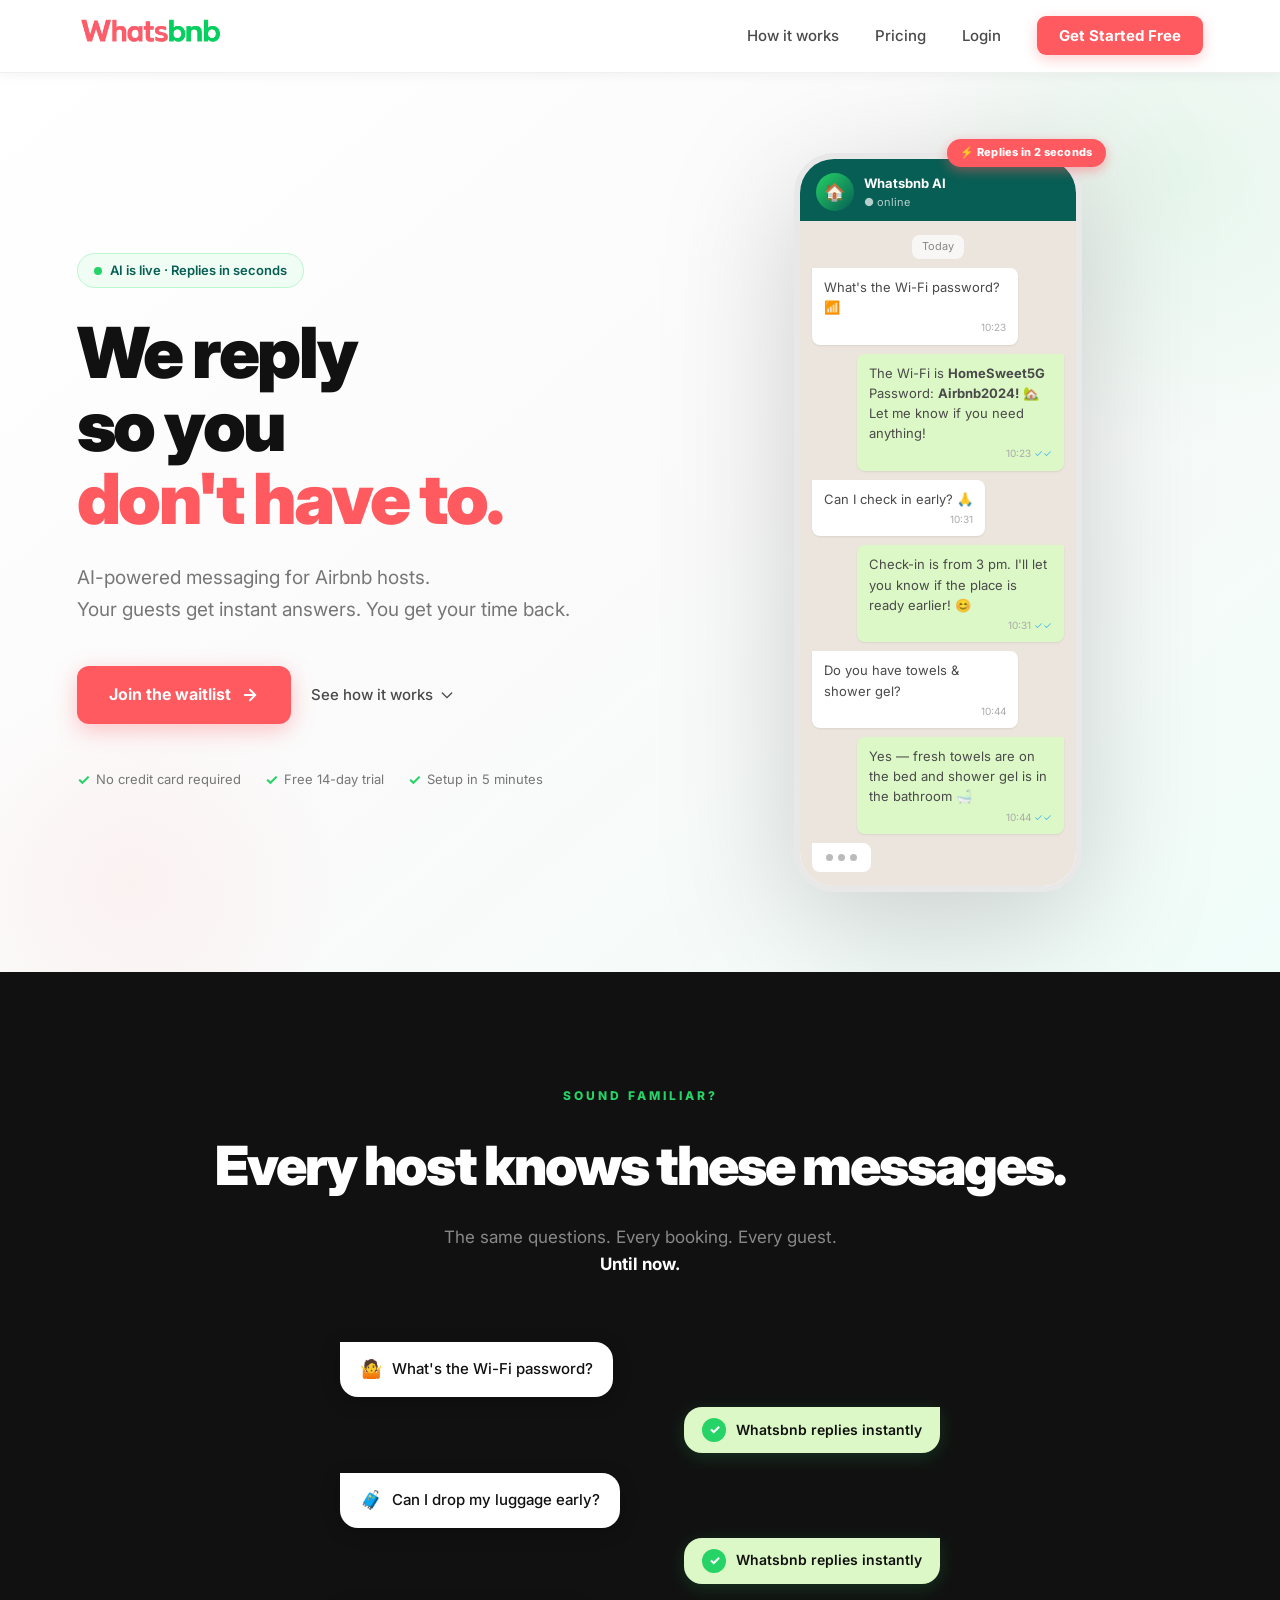
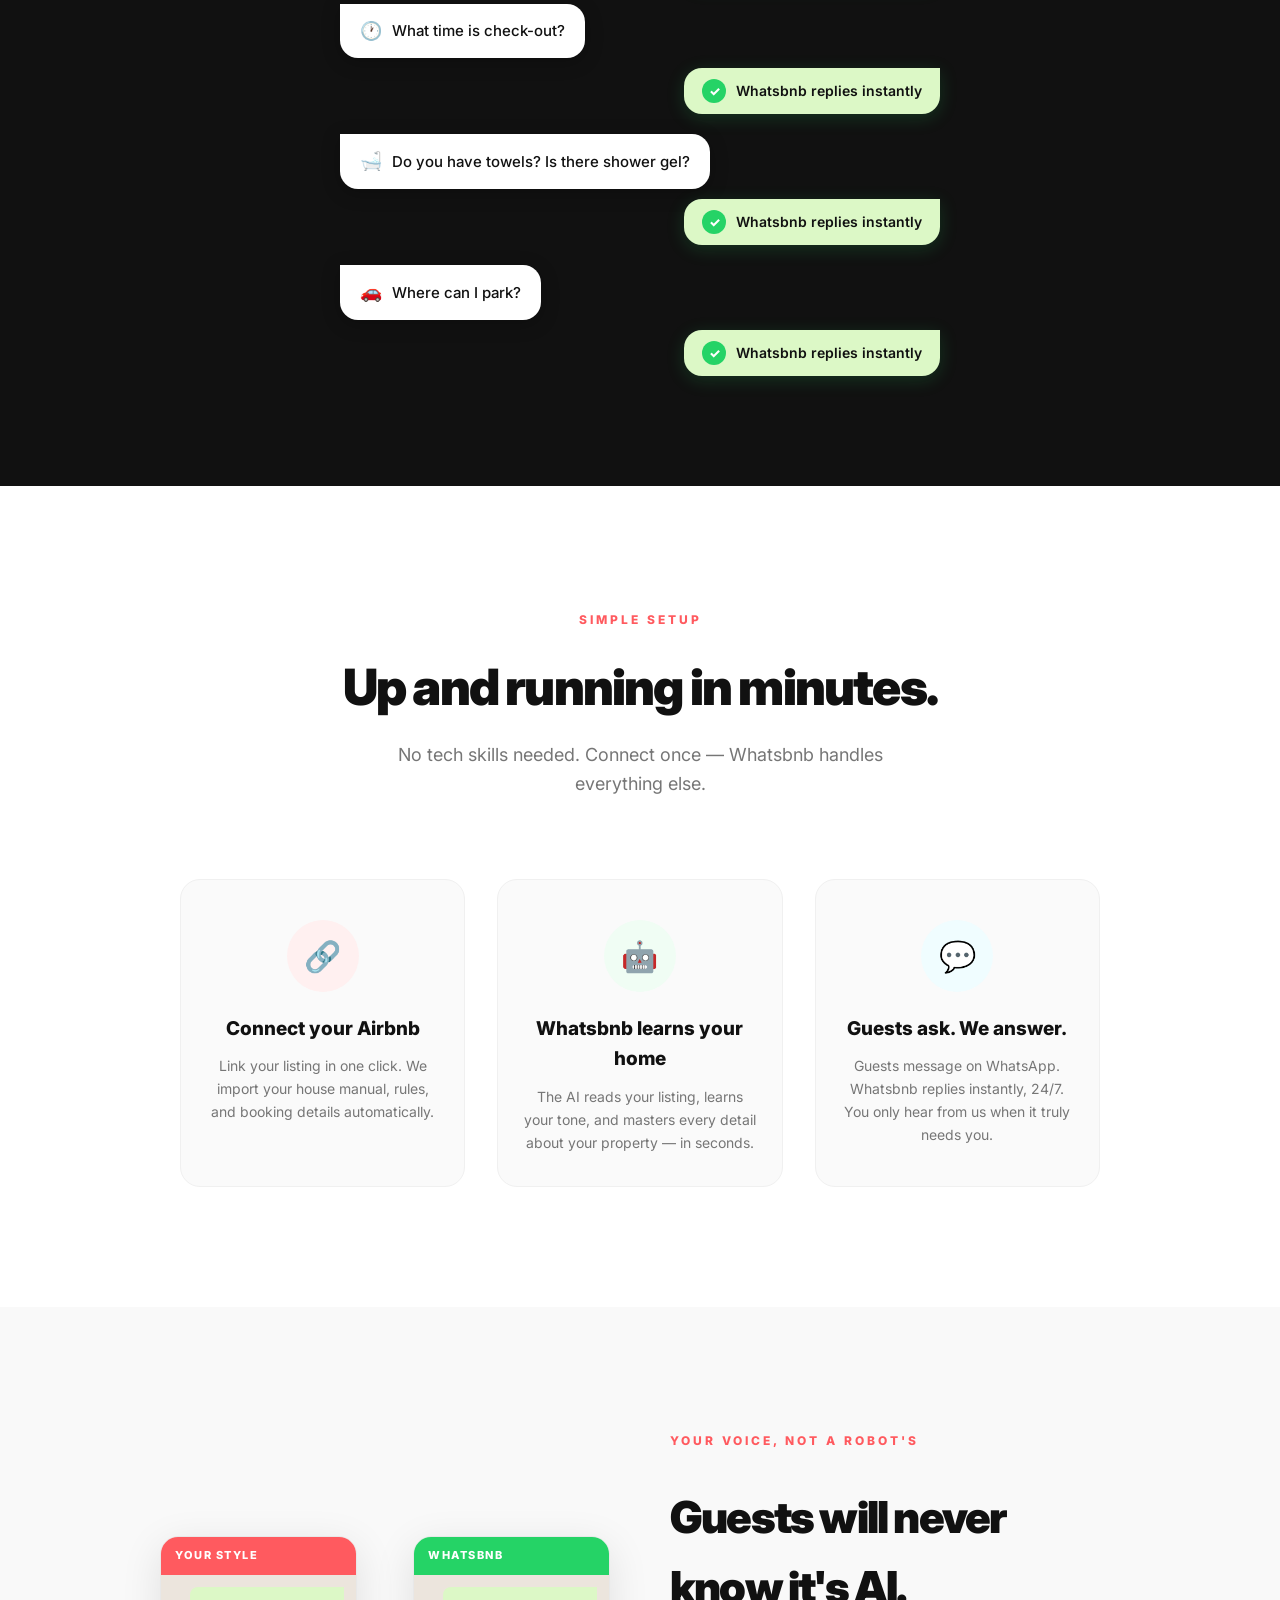
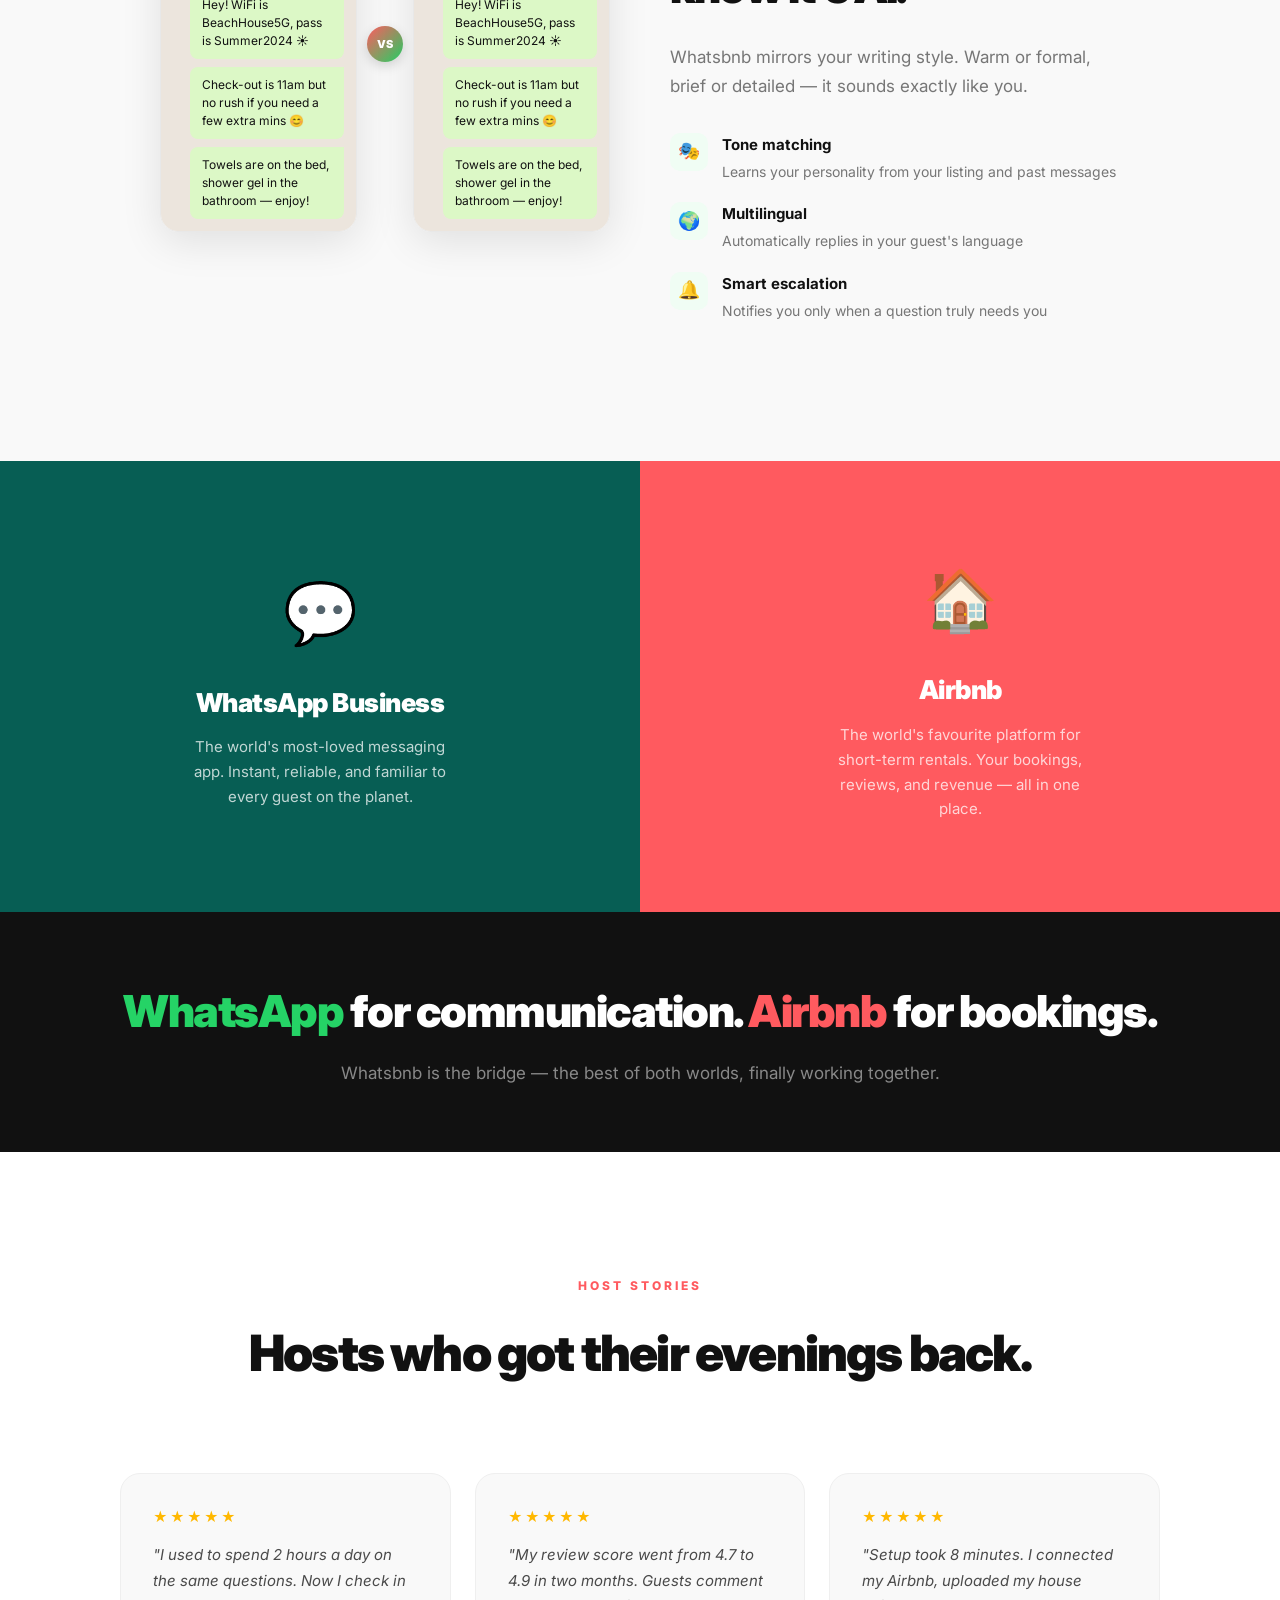
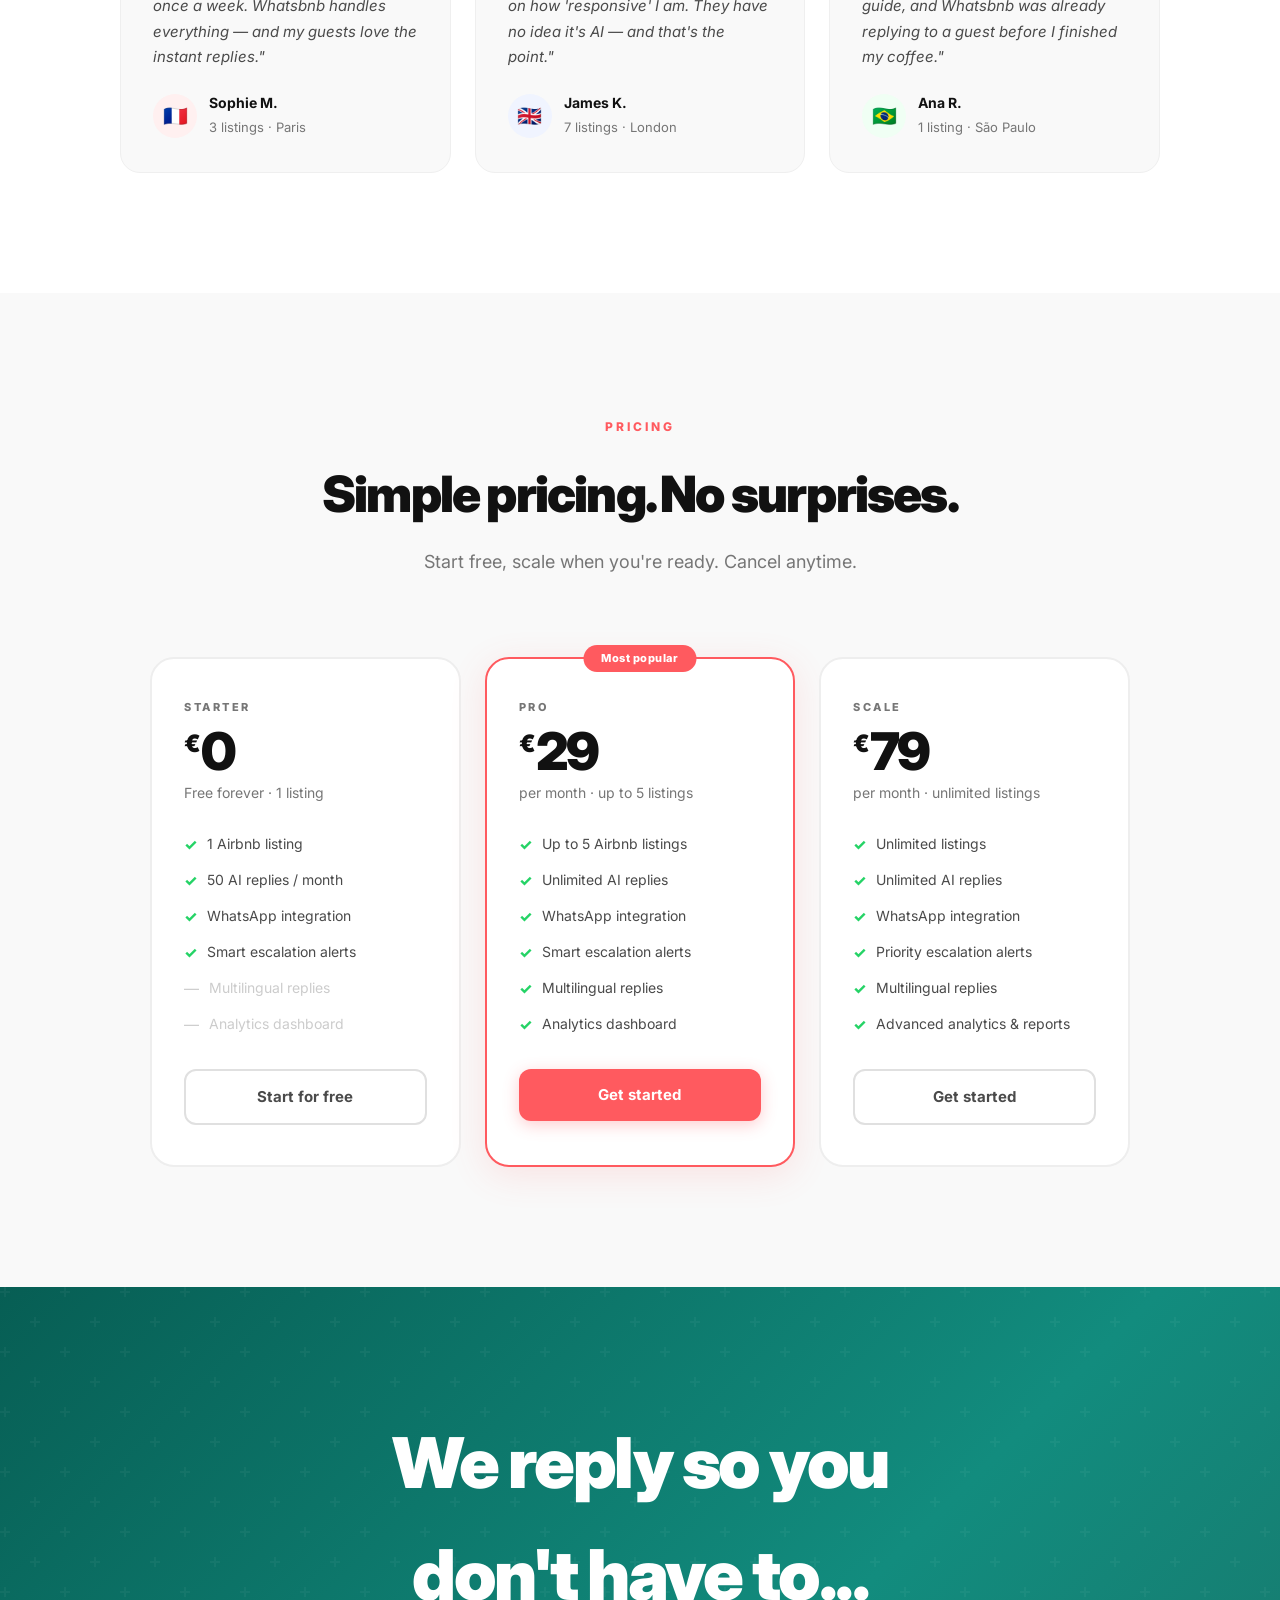
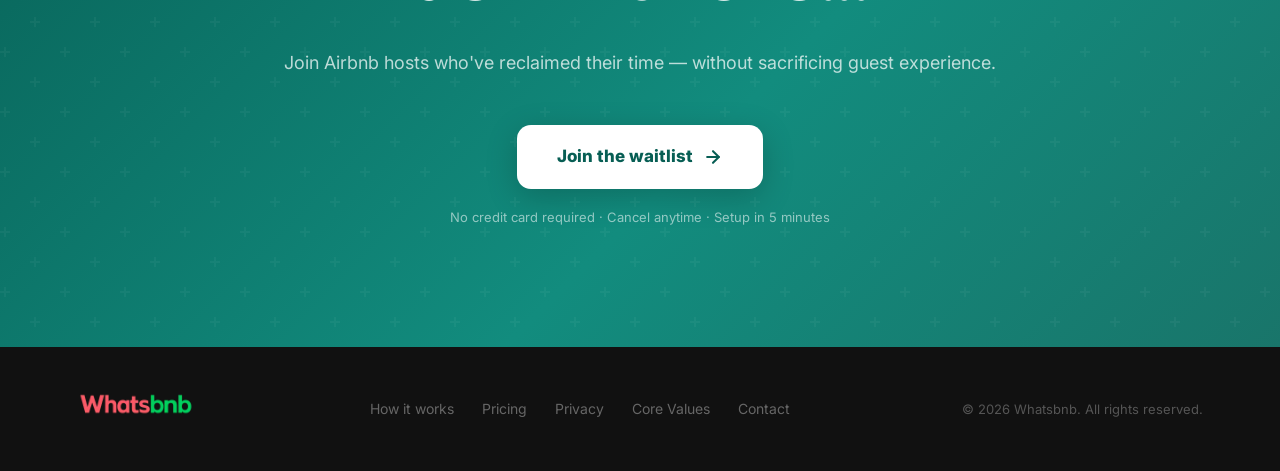
<file: index.html>
<!DOCTYPE html>
<html lang="en">
<head>
  <meta charset="UTF-8">
  <meta name="viewport" content="width=device-width, initial-scale=1.0">
  <title>Whatsbnb — We reply to your Airbnb guests so you don't have to...</title>
  <meta name="description" content="Whatsbnb automates WhatsApp guest communication for Airbnb hosts. Train your AI once — it replies just like the best version of you, 24/7.">
  <link rel="icon" type="image/png" sizes="32x32" href="favicon-32x32.png">
  <link rel="preload" as="image" href="Whatsbnb_logo.webp" fetchpriority="high" type="image/webp">
  <link rel="preconnect" href="https://fonts.googleapis.com">
  <link rel="preconnect" href="https://fonts.gstatic.com" crossorigin>
  <link rel="preload" as="style" href="https://fonts.googleapis.com/css2?family=Inter:wght@300;500;700;800;900&display=swap" onload="this.rel='stylesheet'">
  <noscript><link rel="stylesheet" href="https://fonts.googleapis.com/css2?family=Inter:wght@300;400;500;600;700;800;900&display=swap"></noscript>
  <style>
    *,
    *::before,
    *::after {
      box-sizing: border-box;
      margin: 0;
      padding: 0;
    }

    :root {
      --coral:    #FF5A5F;
      --coral-d:  #e64e53;
      --teal:     #00B2A9;
      --orange:   #F26522;
      --dark:     #4A4A4A;
      --grey:     #767676;
      --wa-dark:  #075E54;
      --wa-mid:   #128C7E;
      --wa-green: #25D366;
      --wa-mint:  #DCF8C6;
      --wa-bg:    #ECE5DD;
    }

    html { scroll-behavior: smooth; }

    body {
      font-family: 'Inter', -apple-system, BlinkMacSystemFont, sans-serif;
      color: var(--dark);
      line-height: 1.6;
      overflow-x: hidden;
    }

    /* ─── NAVBAR ──────────────────────────────────────── */
    nav {
      position: sticky;
      top: 0;
      z-index: 200;
      background: rgba(255,255,255,0.97);

      border-bottom: 1px solid #f0f0f0;
      padding: 0 6%;
      display: flex;
      align-items: center;
      justify-content: space-between;
      height: 73px;
      box-shadow: 0 2px 12px rgba(0,0,0,0.05);
    }


    .nav-links {
      display: flex;
      align-items: center;
      gap: 36px;
      list-style: none;
    }

    .nav-links a {
      text-decoration: none;
      color: var(--dark);
      font-weight: 500;
      font-size: 15px;
      transition: color .2s;
    }

    .nav-links a:hover {
      color: var(--coral);
    }

    .nav-cta {
      background: var(--coral);
      color: white !important;
      padding: 10px 22px;
      border-radius: 9px;
      font-weight: 700 !important;
      box-shadow: 0 4px 14px rgba(255,90,95,.3);
      transition: background .2s, transform .15s, box-shadow .2s !important;
    }

    .nav-cta:hover {
      background: var(--coral-d) !important;
      transform: translateY(-1px);
      box-shadow: 0 6px 18px rgba(255,90,95,.4) !important;
    }

    /* ─── HERO ────────────────────────────────────────── */
    #hero {
      min-height: 93vh;
      display: flex;
      align-items: center;
      padding: 80px 6%;
      gap: 64px;
      background: linear-gradient(140deg, #fff 0%, #fafafa 55%, #f0fdf9 100%);
      position: relative;
      overflow: hidden;
    }

    #hero::before {
      content: '';
      position: absolute;
      top: -180px; right: -180px;
      width: 560px; height: 560px;
      background: radial-gradient(circle, rgba(37,211,102,.09) 0%, transparent 70%);
      pointer-events: none;
    }

    #hero::after {
      content: '';
      position: absolute;
      bottom: -120px; left: -80px;
      width: 420px; height: 420px;
      background: radial-gradient(circle, rgba(255,90,95,.06) 0%, transparent 70%);
      pointer-events: none;
    }

    .hero-content {
      flex: 1;
      max-width: 560px;
      position: relative;
      z-index: 1;
    }

    .hero-badge {
      display: inline-flex;
      align-items: center;
      gap: 8px;
      background: #f0fdf4;
      border: 1px solid #bbf7d0;
      color: var(--wa-dark);
      padding: 6px 16px;
      border-radius: 100px;
      font-size: 13px;
      font-weight: 600;
      margin-bottom: 28px;
    }

    .hero-badge .dot {
      width: 8px; height: 8px;
      border-radius: 50%;
      background: var(--wa-green);
      animation: pulse-dot 2s infinite;
    }

    @keyframes pulse-dot {
      0%,100% { opacity: 1; transform: scale(1); }
      50%      { opacity: .5; transform: scale(.8); }
    }

    .hero-content h1 {
      font-size: clamp(44px, 5.5vw, 72px);
      font-weight: 900;
      line-height: 1.04;
      color: #111;
      margin-bottom: 26px;
      letter-spacing: -2.5px;
    }

    .coral { color: var(--coral); }
    .green { color: var(--wa-green); }

    .hero-sub {
      font-size: 19px;
      color: var(--grey);
      line-height: 1.7;
      margin-bottom: 40px;
    }

    .hero-ctas {
      display: flex;
      align-items: center;
      gap: 20px;
      flex-wrap: wrap;
    }

    .btn-primary {
      display: inline-flex;
      align-items: center;
      gap: 10px;
      background: var(--coral);
      color: white;
      padding: 16px 32px;
      border-radius: 12px;
      font-size: 16px;
      font-weight: 700;
      text-decoration: none;
      box-shadow: 0 6px 22px rgba(255,90,95,.35);
      transition: all .2s;
    }

    .btn-primary:hover {
      background: var(--coral-d);
      transform: translateY(-2px);
      box-shadow: 0 10px 32px rgba(255,90,95,.42);
    }

    .btn-ghost {
      display: inline-flex;
      align-items: center;
      gap: 6px;
      color: var(--dark);
      font-size: 15px;
      font-weight: 500;
      text-decoration: none;
      transition: color .2s;
    }

    .btn-ghost:hover {
      color: var(--coral);
    }

    .hero-trust {
      display: flex;
      align-items: center;
      gap: 24px;
      margin-top: 44px;
      flex-wrap: wrap;
    }

    .trust-item {
      display: flex;
      align-items: center;
      gap: 6px;
      font-size: 13px;
      color: var(--grey);
    }

    .trust-item .ck {
      color: var(--wa-green);
      font-size: 15px;
      font-weight: 700;
    }

    /* ─── PHONE MOCKUP ────────────────────────────────── */
    .hero-visual {
      flex: 1;
      display: flex;
      justify-content: center;
      align-items: center;
      position: relative;
      z-index: 1;
    }

    .phone-wrap {
      position: relative;
      filter: drop-shadow(0 32px 64px rgba(0,0,0,.18));
    }

    .instant-tag {
      position: absolute;
      top: -14px;
      right: -24px;
      background: var(--coral);
      color: white;
      font-size: 11px;
      font-weight: 800;
      padding: 5px 13px;
      border-radius: 100px;
      letter-spacing: .3px;
      box-shadow: 0 4px 12px rgba(255,90,95,.45);
      animation: pop-in 0.6s ease 0.8s both;
    }

    @keyframes pop-in {
      from { opacity: 0; transform: scale(.6) translateY(6px); }
      to   { opacity: 1; transform: scale(1) translateY(0); }
    }

    .phone {
      width: 288px;
      background: white;
      border-radius: 40px;
      overflow: hidden;
      border: 6px solid #e8e8e8;
    }

    .phone-bar {
      background: var(--wa-dark);
      padding: 14px 16px 10px;
      display: flex;
      align-items: center;
      gap: 10px;
    }

    .p-avatar {
      width: 38px; height: 38px;
      border-radius: 50%;
      background: linear-gradient(135deg, var(--wa-green), var(--wa-dark));
      display: flex;
      align-items: center;
      justify-content: center;
      font-size: 17px;
      flex-shrink: 0;
    }

    .p-info {
      flex: 1;
    }

    .p-name {
      font-size: 13px;
      font-weight: 700;
      color: white;
    }

    .p-online {
      font-size: 11px;
      color: rgba(255, 255, 255, .7);
    }

    .p-chat {
      background: var(--wa-bg);
      padding: 14px 12px;
      display: flex;
      flex-direction: column;
      gap: 9px;
    }

    .p-date {
      text-align: center;
      font-size: 11px;
      color: #888;
      background: rgba(255,255,255,.7);
      padding: 3px 10px;
      border-radius: 8px;
      align-self: center;
    }

    .p-bubble {
      max-width: 82%;
      padding: 9px 12px;
      border-radius: 8px;
      font-size: 13px;
      line-height: 1.55;
      position: relative;
    }

    .p-bubble.g { /* guest */
      background: white;
      align-self: flex-start;
      border-radius: 0 8px 8px 8px;
      box-shadow: 0 1px 2px rgba(0,0,0,.08);
    }

    .p-bubble.b { /* bot */
      background: var(--wa-mint);
      align-self: flex-end;
      border-radius: 8px 0 8px 8px;
      box-shadow: 0 1px 2px rgba(0,0,0,.08);
    }

    .p-time {
      display: block;
      font-size: 10px;
      color: #aaa;
      text-align: right;
      margin-top: 3px;
    }

    .p-ticks {
      color: #53bdeb;
    }

    .p-typing {
      background: white;
      align-self: flex-start;
      border-radius: 0 8px 8px 8px;
      padding: 11px 14px;
      animation: typing-blink 5s ease infinite;
    }

    @keyframes typing-blink {
      0%   { opacity: 1; }
      32%  { opacity: 1; }
      38%  { opacity: 0; }
      99%  { opacity: 0; }
      100% { opacity: 1; }
    }

    .dots {
      display: flex;
      gap: 5px;
    }

    .dots span {
      width: 7px; height: 7px;
      border-radius: 50%;
      background: #bbb;
      animation: bounce-dot 1.2s infinite;
    }

    .dots span:nth-child(2) { animation-delay: .18s; }
    .dots span:nth-child(3) { animation-delay: .36s; }

    @keyframes bounce-dot {
      0%,80%,100% { transform: translateY(0); }
      40%          { transform: translateY(-7px); }
    }

    /* ─── PAIN SECTION ────────────────────────────────── */
    #pain {
      background: #111;
      padding: 110px 6%;
      text-align: center;
    }

    .label-green {
      display: inline-block;
      color: var(--wa-green);
      font-size: 12px;
      font-weight: 800;
      letter-spacing: 3px;
      text-transform: uppercase;
      margin-bottom: 18px;
    }

    .label-coral {
      display: inline-block;
      color: var(--coral);
      font-size: 12px;
      font-weight: 800;
      letter-spacing: 3px;
      text-transform: uppercase;
      margin-bottom: 18px;
    }

    .h2-white {
      font-size: clamp(34px, 4.5vw, 54px);
      font-weight: 900;
      color: white;
      letter-spacing: -2px;
      margin-bottom: 14px;
    }

    .sub-grey {
      font-size: 17px;
      color: #888;
      max-width: 480px;
      margin: 0 auto 64px;
    }

    .sub-grey strong {
      color: white;
    }

    .q-a-list {
      display: flex;
      flex-direction: column;
      gap: 20px;
      max-width: 600px;
      margin: 0 auto;
    }

    .q-a-pair {
      display: flex;
      flex-direction: column;
      gap: 10px;
    }

    .q-bubble {
      display: inline-flex;
      align-items: center;
      gap: 10px;
      align-self: flex-start;
      background: white;
      color: #111;
      padding: 13px 20px;
      border-radius: 0 18px 18px 18px;
      font-size: 15px;
      font-weight: 500;
      box-shadow: 0 4px 18px rgba(0,0,0,.25);
      opacity: 0;
      transform: translateX(-30px);
      transition: opacity .5s ease var(--anim-delay, 0ms), transform .5s ease var(--anim-delay, 0ms);
    }

    .q-bubble .emo {
      font-size: 18px;
    }

    .a-bubble {
      display: inline-flex;
      align-items: center;
      gap: 10px;
      align-self: flex-end;
      background: var(--wa-mint);
      color: #111;
      padding: 11px 18px;
      border-radius: 18px 0 18px 18px;
      font-size: 14px;
      font-weight: 600;
      box-shadow: 0 4px 18px rgba(37,211,102,.18);
      opacity: 0;
      transform: translateX(30px);
      transition: opacity .5s ease var(--anim-delay, 0ms), transform .5s ease var(--anim-delay, 0ms);
    }

    #pain.visible .q-bubble,
    #pain.visible .a-bubble {
      opacity: 1;
      transform: none;
    }

    .tick-circle {
      width: 24px; height: 24px;
      border-radius: 50%;
      background: var(--wa-green);
      color: white;
      display: flex;
      align-items: center;
      justify-content: center;
      font-size: 13px;
      font-weight: 800;
      flex-shrink: 0;
    }

    /* ─── HOW IT WORKS ────────────────────────────────── */
    #how {
      padding: 120px 6%;
      background: white;
    }

    .section-head {
      text-align: center;
      margin-bottom: 80px;
    }

    .section-head h2 {
      font-size: clamp(32px, 4vw, 50px);
      font-weight: 900;
      color: #111;
      letter-spacing: -1.8px;
      margin-bottom: 14px;
    }

    .section-head p {
      font-size: 18px;
      color: var(--grey);
      max-width: 500px;
      margin: 0 auto;
    }

    .steps {
      display: grid;
      grid-template-columns: repeat(3,1fr);
      gap: 32px;
      max-width: 920px;
      margin: 0 auto;
      position: relative;
    }

    .steps-line {
      position: absolute;
      top: 50px;
      left: calc(50% / 3);
      right: calc(50% / 3);
      height: 2px;
      background: linear-gradient(90deg, var(--wa-green), var(--coral));
      z-index: 0;
    }

    .step {
      text-align: center;
      position: relative;
      z-index: 1;
      padding: 40px 24px 32px;
      background: #fafafa;
      border-radius: 20px;
      border: 1px solid #f0f0f0;
      transition: transform .2s, box-shadow .2s;
    }

    .step:hover {
      transform: translateY(-4px);
      box-shadow: 0 12px 36px rgba(0,0,0,.07);
    }

    .step-num-wrap {
      width: 72px; height: 72px;
      border-radius: 50%;
      margin: 0 auto 22px;
      display: flex;
      align-items: center;
      justify-content: center;
      font-size: 30px;
    }

    .step:nth-child(1) .step-num-wrap {
      background: #fff0f0;
    }

    .step:nth-child(2) .step-num-wrap {
      background: #f0fdf4;
    }

    .step:nth-child(3) .step-num-wrap {
      background: #f0fdff;
    }

    .step h3 {
      font-size: 19px;
      font-weight: 800;
      color: #111;
      margin-bottom: 10px;
    }

    .step p {
      font-size: 14px;
      color: var(--grey);
      line-height: 1.65;
    }

    /* ─── TONE SECTION ────────────────────────────────── */
    #tone {
      padding: 120px 6%;
      background: #f9f9f9;
    }

    .tone-grid {
      display: grid;
      grid-template-columns: 1fr 1fr;
      gap: 60px;
      max-width: 960px;
      margin: 0 auto;
      align-items: center;
    }

    .tone-phones {
      display: flex;
      gap: 10px;
      align-items: flex-start;
    }

    .t-phone {
      flex: 1;
      border-radius: 18px;
      overflow: hidden;
      box-shadow: 0 10px 40px rgba(0,0,0,.1);
      border: 1px solid #e8e8e8;
    }

    .t-phone-hdr {
      padding: 10px 14px;
      font-size: 11px;
      font-weight: 800;
      letter-spacing: 1.5px;
      text-transform: uppercase;
      color: white;
    }

    .t-phone-hdr.you {
      background: var(--coral);
    }

    .t-phone-hdr.ai {
      background: var(--wa-green);
    }

    .t-phone-body {
      background: var(--wa-bg);
      padding: 12px;
      display: flex;
      flex-direction: column;
      gap: 8px;
      min-height: 190px;
    }

    .t-bubble {
      background: var(--wa-mint);
      padding: 9px 12px;
      border-radius: 8px 0 8px 8px;
      font-size: 12px;
      line-height: 1.5;
      color: #111;
      align-self: flex-end;
      max-width: 90%;
    }

    .vs-pill {
      background: linear-gradient(135deg, var(--coral), var(--wa-green));
      color: white;
      font-size: 11px;
      font-weight: 900;
      width: 36px; height: 36px;
      border-radius: 50%;
      display: flex;
      align-items: center;
      justify-content: center;
      flex-shrink: 0;
      margin-top: 90px;
      box-shadow: 0 4px 12px rgba(0,0,0,.15);
    }

    .tone-text h2 {
      font-size: clamp(28px, 3.5vw, 44px);
      font-weight: 900;
      color: #111;
      letter-spacing: -1.8px;
      margin: 14px 0 20px;
    }

    .tone-text > p {
      font-size: 17px;
      color: var(--grey);
      line-height: 1.7;
      margin-bottom: 32px;
    }

    .t-feat {
      display: flex;
      align-items: flex-start;
      gap: 14px;
      margin-bottom: 18px;
    }

    .t-feat-icon {
      width: 38px; height: 38px;
      border-radius: 10px;
      background: #f0fdf4;
      display: flex;
      align-items: center;
      justify-content: center;
      font-size: 18px;
      flex-shrink: 0;
    }

    .t-feat strong {
      display: block;
      font-size: 15px;
      color: #111;
      margin-bottom: 2px;
    }

    .t-feat span {
      font-size: 14px;
      color: var(--grey);
    }

    /* ─── WORLDS ──────────────────────────────────────── */
    #worlds {
      display: grid;
      grid-template-columns: 1fr 1fr;
    }

    .world {
      padding: 90px 64px;
      display: flex;
      flex-direction: column;
      align-items: center;
      justify-content: center;
      text-align: center;
    }

    .world-wa  { background: var(--wa-dark); }
    .world-bnb { background: var(--coral); }

    .world-icon {
      font-size: 60px;
      margin-bottom: 22px;
    }

    .world h3 {
      font-size: 26px;
      font-weight: 900;
      color: white;
      margin-bottom: 12px;
      letter-spacing: -.5px;
    }

    .world p {
      font-size: 15px;
      color: rgba(255, 255, 255, .75);
      line-height: 1.65;
      max-width: 280px;
    }

    .worlds-bridge {
      background: #111;
      padding: 64px 6%;
      text-align: center;
    }

    .worlds-bridge h2 {
      font-size: clamp(26px, 3.5vw, 44px);
      font-weight: 900;
      color: white;
      letter-spacing: -1.5px;
      margin-bottom: 14px;
    }

    .worlds-bridge p {
      font-size: 17px;
      color: #888;
    }

    /* ─── SOCIAL PROOF ────────────────────────────────── */
    #proof {
      padding: 120px 6%;
      background: white;
    }

    .testimonials {
      display: grid;
      grid-template-columns: repeat(3,1fr);
      gap: 24px;
      max-width: 1040px;
      margin: 0 auto;
    }

    .tcard {
      background: #f9f9f9;
      border-radius: 20px;
      padding: 32px;
      border: 1px solid #efefef;
      transition: transform .2s, box-shadow .2s;
    }

    .tcard:hover {
      transform: translateY(-4px);
      box-shadow: 0 12px 36px rgba(0,0,0,.07);
    }

    .stars {
      color: #FFB800;
      font-size: 14px;
      margin-bottom: 14px;
      letter-spacing: 2px;
    }

    .tcard blockquote {
      font-size: 15px;
      color: var(--dark);
      line-height: 1.7;
      font-style: italic;
      margin-bottom: 22px;
    }

    .t-author {
      display: flex;
      align-items: center;
      gap: 12px;
    }

    .t-av {
      width: 44px; height: 44px;
      border-radius: 50%;
      display: flex;
      align-items: center;
      justify-content: center;
      font-size: 20px;
      flex-shrink: 0;
    }

    .t-info strong {
      display: block;
      font-size: 14px;
      color: #111;
    }

    .t-info span {
      font-size: 13px;
      color: var(--grey);
    }

    /* ─── PRICING ─────────────────────────────────────── */
    #pricing {
      padding: 120px 6%;
      background: #f9f9f9;
    }

    .pricing-grid {
      display: grid;
      grid-template-columns: repeat(3,1fr);
      gap: 24px;
      max-width: 980px;
      margin: 0 auto;
    }

    .pcard {
      background: white;
      border-radius: 24px;
      padding: 40px 32px;
      border: 2px solid #eee;
      position: relative;
      transition: transform .2s, box-shadow .2s;
    }

    .pcard:hover {
      transform: translateY(-4px);
      box-shadow: 0 14px 44px rgba(0,0,0,.08);
    }

    .pcard.popular {
      border-color: var(--coral);
      box-shadow: 0 8px 36px rgba(255,90,95,.14);
    }

    .pop-badge {
      position: absolute;
      top: -14px;
      left: 50%;
      transform: translateX(-50%);
      background: var(--coral);
      color: white;
      font-size: 11px;
      font-weight: 800;
      padding: 5px 18px;
      border-radius: 100px;
      white-space: nowrap;
      letter-spacing: .5px;
    }

    .p-tier {
      font-size: 11px;
      font-weight: 800;
      letter-spacing: 2.5px;
      text-transform: uppercase;
      color: var(--grey);
      margin-bottom: 10px;
    }

    .p-price {
      font-size: 52px;
      font-weight: 900;
      color: #111;
      letter-spacing: -2.5px;
      line-height: 1;
      margin-bottom: 4px;
    }

    .p-price sup {
      font-size: 24px;
      letter-spacing: 0;
      vertical-align: super;
    }

    .p-per {
      font-size: 14px;
      color: var(--grey);
      margin-bottom: 28px;
    }

    .p-feats {
      list-style: none;
      margin-bottom: 32px;
      display: flex;
      flex-direction: column;
      gap: 12px;
    }

    .p-feats li {
      display: flex;
      align-items: center;
      gap: 10px;
      font-size: 14px;
      color: var(--dark);
    }

    .p-feats .ck {
      color: var(--wa-green);
      font-weight: 800;
      font-size: 15px;
    }

    .p-feats .no {
      color: #ccc;
      font-size: 15px;
    }

    .p-feats .dim {
      color: #ccc;
    }

    .p-btn {
      display: block;
      text-align: center;
      padding: 14px;
      border-radius: 12px;
      font-size: 15px;
      font-weight: 700;
      text-decoration: none;
      transition: all .2s;
    }

    .p-btn.outline {
      border: 2px solid #e0e0e0;
      color: var(--dark);
    }

    .p-btn.outline:hover {
      border-color: var(--coral);
      color: var(--coral);
    }

    .p-btn.filled {
      background: var(--coral);
      color: white;
      box-shadow: 0 4px 16px rgba(255,90,95,.3);
    }

    .p-btn.filled:hover {
      background: var(--coral-d);
      transform: translateY(-1px);
    }

    /* ─── FINAL CTA ───────────────────────────────────── */
    #cta {
      background: linear-gradient(135deg, var(--wa-dark) 0%, var(--wa-mid) 60%, #19756a 100%);
      padding: 120px 6%;
      text-align: center;
      position: relative;
      overflow: hidden;
    }

    #cta::before {
      content: '';
      position: absolute;
      inset: 0;
      background: url("data:image/svg+xml,%3Csvg width='60' height='60' viewBox='0 0 60 60' xmlns='http://www.w3.org/2000/svg'%3E%3Cg fill='%23ffffff' fill-opacity='0.04'%3E%3Cpath d='M36 34v-4h-2v4h-4v2h4v4h2v-4h4v-2h-4zM6 4V0H4v4H0v2h4v4h2V6h4V4H6z'/%3E%3C/g%3E%3C/svg%3E");
    }

    #cta h2 {
      font-size: clamp(38px, 5.5vw, 70px);
      font-weight: 900;
      color: white;
      letter-spacing: -2.5px;
      margin-bottom: 18px;
      position: relative;
    }

    #cta > p {
      font-size: 18px;
      color: rgba(255,255,255,.72);
      margin-bottom: 48px;
      position: relative;
    }

    .cta-btn {
      display: inline-flex;
      align-items: center;
      gap: 10px;
      background: white;
      color: var(--wa-dark);
      padding: 18px 40px;
      border-radius: 14px;
      font-size: 17px;
      font-weight: 800;
      text-decoration: none;
      box-shadow: 0 8px 32px rgba(0,0,0,.2);
      transition: all .2s;
      position: relative;
    }

    .cta-btn:hover {
      transform: translateY(-2px);
      box-shadow: 0 14px 44px rgba(0, 0, 0, .28);
    }

    .cta-note {
      display: block;
      font-size: 13px;
      color: rgba(255,255,255,.55);
      margin-top: 18px;
      position: relative;
    }

    /* ─── FOOTER ──────────────────────────────────────── */
    footer {
      background: #111;
      padding: 44px 6%;
      display: flex;
      align-items: center;
      justify-content: space-between;
      flex-wrap: wrap;
      gap: 20px;
    }

    footer .f-logo img { height: 28px; }

    footer .f-links {
      display: flex;
      gap: 28px;
      list-style: none;
    }

    footer .f-links a {
      color: #666;
      text-decoration: none;
      font-size: 14px;
      transition: color .2s;
    }

    footer .f-links a:hover {
      color: white;
    }

    footer .f-copy {
      color: #555;
      font-size: 13px;
    }

    /* ─── REVEAL ANIMATION ────────────────────────────── */
    .reveal {
      opacity: 0;
      transform: translateY(22px);
      transition: opacity .65s ease, transform .65s ease;
    }

    .reveal.in {
      opacity: 1;
      transform: none;
    }

    /* ─── RESPONSIVE ──────────────────────────────────── */
    @media (max-width: 900px) {
      #hero {
        flex-direction: column;
        padding: 60px 5%;
        text-align: center;
        gap: 48px;
      }

      .hero-content {
        max-width: 100%;
      }

      .hero-ctas {
        justify-content: center;
      }

      .hero-trust {
        justify-content: center;
      }

      .steps {
        grid-template-columns: 1fr;
      }

      .tone-grid {
        grid-template-columns: 1fr;
      }

      .tone-phones {
        display: none;
      }

      #worlds {
        grid-template-columns: 1fr;
      }

      .testimonials {
        grid-template-columns: 1fr;
      }

      .pricing-grid {
        grid-template-columns: 1fr;
        max-width: 380px;
      }

      footer {
        flex-direction: column;
        text-align: center;
      }

      footer .f-links {
        flex-wrap: wrap;
        justify-content: center;
        gap: 16px;
      }
    }

    @media (max-width: 640px) {
      nav {
        padding: 0 4%;
      }

      .nav-links li:not(:last-child) {
        display: none;
      }

      .phone {
        width: 260px;
      }
    }
  </style>
</head>
<body>

<!-- ═══════════════════════════════════════════════════════
     NAVBAR
════════════════════════════════════════════════════════ -->
<nav>
  <a href="#" >
    <img src="Whatsbnb_logo.webp" alt="Whatsbnb" fetchpriority="high" width="150" height="34">
  </a>
  <ul class="nav-links">
    <li><a href="#how">How it works</a></li>
    <li><a href="#pricing">Pricing</a></li>
    <li><a href="#">Login</a></li>
    <li><a href="#" class="nav-cta">Get Started Free</a></li>
  </ul>
</nav>

<main>

<!-- ═══════════════════════════════════════════════════════
     HERO
════════════════════════════════════════════════════════ -->
<section id="hero">
  <div class="hero-content">
    <div class="hero-badge">
      <span class="dot"></span>
      AI is live · Replies in seconds
    </div>

    <h1>We reply<br>so you<br><span class="coral">don't have to.</span></h1>

    <p class="hero-sub">
      AI-powered messaging for Airbnb hosts.<br>
      Your guests get instant answers. You get your time back.
    </p>

    <div class="hero-ctas">
      <a href="coming-soon.html" class="btn-primary">
        Join the waitlist
        <svg width="18" height="18" viewBox="0 0 24 24" fill="none" stroke="currentColor" stroke-width="2.5" stroke-linecap="round" stroke-linejoin="round"><path d="M5 12h14"/><path d="M12 5l7 7-7 7"/></svg>
      </a>
      <a href="#how" class="btn-ghost">
        See how it works
        <svg width="16" height="16" viewBox="0 0 24 24" fill="none" stroke="currentColor" stroke-width="2" stroke-linecap="round"><path d="M19 9l-7 7-7-7"/></svg>
      </a>
    </div>

    <div class="hero-trust">
      <div class="trust-item"><span class="ck">✓</span> No credit card required</div>
      <div class="trust-item"><span class="ck">✓</span> Free 14-day trial</div>
      <div class="trust-item"><span class="ck">✓</span> Setup in 5 minutes</div>
    </div>
  </div>

  <div class="hero-visual">
    <div class="phone-wrap">
      <div class="instant-tag">⚡ Replies in 2 seconds</div>
      <div class="phone">
        <div class="phone-bar">
          <div class="p-avatar">🏠</div>
          <div class="p-info">
            <div class="p-name">Whatsbnb AI</div>
            <div class="p-online">● online</div>
          </div>
        </div>
        <div class="p-chat">
          <div class="p-date">Today</div>

          <div class="p-bubble g">
            What's the Wi-Fi password? 📶
            <span class="p-time">10:23</span>
          </div>

          <div class="p-bubble b">
            The Wi-Fi is <strong>HomeSweet5G</strong><br>Password: <strong>Airbnb2024!</strong> 🏡<br>Let me know if you need anything!
            <span class="p-time">10:23 <span class="p-ticks">✓✓</span></span>
          </div>

          <div class="p-bubble g">
            Can I check in early? 🙏
            <span class="p-time">10:31</span>
          </div>

          <div class="p-bubble b">
            Check-in is from 3 pm. I'll let you know if the place is ready earlier! 😊
            <span class="p-time">10:31 <span class="p-ticks">✓✓</span></span>
          </div>

          <div class="p-bubble g">
            Do you have towels &amp; shower gel?
            <span class="p-time">10:44</span>
          </div>

          <div class="p-bubble b">
            Yes — fresh towels are on the bed and shower gel is in the bathroom 🛁
            <span class="p-time">10:44 <span class="p-ticks">✓✓</span></span>
          </div>

          <div class="p-bubble p-typing">
            <div class="dots"><span></span><span></span><span></span></div>
          </div>

        </div>
      </div>
    </div>
  </div>
</section>


<!-- ═══════════════════════════════════════════════════════
     PAIN POINT
════════════════════════════════════════════════════════ -->
<section id="pain">
  <div class="label-green">Sound familiar?</div>
  <h2 class="h2-white">Every host knows these messages.</h2>
  <p class="sub-grey">The same questions. Every booking. Every guest.<br><strong>Until now.</strong></p>

  <div class="q-a-list">

    <div class="q-a-pair">
      <div class="q-bubble"><span class="emo">🤷</span> What's the Wi-Fi password?</div>
      <div class="a-bubble"><span class="tick-circle">✓</span> Whatsbnb replies instantly</div>
    </div>

    <div class="q-a-pair">
      <div class="q-bubble"><span class="emo">🧳</span> Can I drop my luggage early?</div>
      <div class="a-bubble"><span class="tick-circle">✓</span> Whatsbnb replies instantly</div>
    </div>

    <div class="q-a-pair">
      <div class="q-bubble"><span class="emo">🕐</span> What time is check-out?</div>
      <div class="a-bubble"><span class="tick-circle">✓</span> Whatsbnb replies instantly</div>
    </div>

    <div class="q-a-pair">
      <div class="q-bubble"><span class="emo">🛁</span> Do you have towels? Is there shower gel?</div>
      <div class="a-bubble"><span class="tick-circle">✓</span> Whatsbnb replies instantly</div>
    </div>

    <div class="q-a-pair">
      <div class="q-bubble"><span class="emo">🚗</span> Where can I park?</div>
      <div class="a-bubble"><span class="tick-circle">✓</span> Whatsbnb replies instantly</div>
    </div>

  </div>
</section>


<section id="how">
  <div class="section-head reveal">
    <div class="label-coral">Simple setup</div>
    <h2>Up and running in minutes.</h2>
    <p>No tech skills needed. Connect once — Whatsbnb handles everything else.</p>
  </div>

  <div class="steps">
    <div class="step reveal">
      <div class="step-num-wrap">🔗</div>
      <h3>Connect your Airbnb</h3>
      <p>Link your listing in one click. We import your house manual, rules, and booking details automatically.</p>
    </div>
    <div class="step reveal">
      <div class="step-num-wrap">🤖</div>
      <h3>Whatsbnb learns your home</h3>
      <p>The AI reads your listing, learns your tone, and masters every detail about your property — in seconds.</p>
    </div>
    <div class="step reveal">
      <div class="step-num-wrap">💬</div>
      <h3>Guests ask. We answer.</h3>
      <p>Guests message on WhatsApp. Whatsbnb replies instantly, 24/7. You only hear from us when it truly needs you.</p>
    </div>
  </div>
</section>



<section id="tone">
  <div class="tone-grid">
    <div class="tone-phones reveal">
      <div class="t-phone">
        <div class="t-phone-hdr you">Your style</div>
        <div class="t-phone-body">
          <div class="t-bubble">Hey! WiFi is BeachHouse5G, pass is Summer2024 ☀️</div>
          <div class="t-bubble">Check-out is 11am but no rush if you need a few extra mins 😊</div>
          <div class="t-bubble">Towels are on the bed, shower gel in the bathroom — enjoy!</div>
        </div>
      </div>
      <div class="vs-pill">VS</div>
      <div class="t-phone">
        <div class="t-phone-hdr ai">Whatsbnb</div>
        <div class="t-phone-body">
          <div class="t-bubble">Hey! WiFi is BeachHouse5G, pass is Summer2024 ☀️</div>
          <div class="t-bubble">Check-out is 11am but no rush if you need a few extra mins 😊</div>
          <div class="t-bubble">Towels are on the bed, shower gel in the bathroom — enjoy!</div>
        </div>
      </div>
    </div>

    <div class="tone-text reveal">
      <div class="label-coral">Your voice, not a robot's</div>
      <h2>Guests will never know it's AI.</h2>
      <p>Whatsbnb mirrors your writing style. Warm or formal, brief or detailed — it sounds exactly like you.</p>

      <div class="t-feat">
        <div class="t-feat-icon">🎭</div>
        <div>
          <strong>Tone matching</strong>
          <span>Learns your personality from your listing and past messages</span>
        </div>
      </div>
      <div class="t-feat">
        <div class="t-feat-icon">🌍</div>
        <div>
          <strong>Multilingual</strong>
          <span>Automatically replies in your guest's language</span>
        </div>
      </div>
      <div class="t-feat">
        <div class="t-feat-icon">🔔</div>
        <div>
          <strong>Smart escalation</strong>
          <span>Notifies you only when a question truly needs you</span>
        </div>
      </div>
    </div>
  </div>
</section>


<!-- ═══════════════════════════════════════════════════════
     BEST OF TWO WORLDS
════════════════════════════════════════════════════════ -->
<div id="worlds">
  <div class="world world-wa">
    <div class="world-icon">💬</div>
    <h3>WhatsApp Business</h3>
    <p>The world's most-loved messaging app. Instant, reliable, and familiar to every guest on the planet.</p>
  </div>
  <div class="world world-bnb">
    <div class="world-icon">🏠</div>
    <h3>Airbnb</h3>
    <p>The world's favourite platform for short-term rentals. Your bookings, reviews, and revenue — all in one place.</p>
  </div>
</div>
<div class="worlds-bridge">
  <h2><span class="green">WhatsApp</span> for communication. <span class="coral">Airbnb</span> for bookings.</h2>
  <p>Whatsbnb is the bridge — the best of both worlds, finally working together.</p>
</div>


<!-- ═══════════════════════════════════════════════════════
     SOCIAL PROOF
════════════════════════════════════════════════════════ -->
<section id="proof">
  <div class="section-head reveal">
    <div class="label-coral">Host stories</div>
    <h2>Hosts who got their evenings back.</h2>
  </div>

  <div class="testimonials">
    <div class="tcard reveal">
      <div class="stars">★★★★★</div>
      <blockquote>"I used to spend 2 hours a day on the same questions. Now I check in once a week. Whatsbnb handles everything — and my guests love the instant replies."</blockquote>
      <div class="t-author">
        <div class="t-av" style="background:#fff0f0;">🇫🇷</div>
        <div class="t-info">
          <strong>Sophie M.</strong>
          <span>3 listings · Paris</span>
        </div>
      </div>
    </div>

    <div class="tcard reveal">
      <div class="stars">★★★★★</div>
      <blockquote>"My review score went from 4.7 to 4.9 in two months. Guests comment on how 'responsive' I am. They have no idea it's AI — and that's the point."</blockquote>
      <div class="t-author">
        <div class="t-av" style="background:#f0f4ff;">🇬🇧</div>
        <div class="t-info">
          <strong>James K.</strong>
          <span>7 listings · London</span>
        </div>
      </div>
    </div>

    <div class="tcard reveal">
      <div class="stars">★★★★★</div>
      <blockquote>"Setup took 8 minutes. I connected my Airbnb, uploaded my house guide, and Whatsbnb was already replying to a guest before I finished my coffee."</blockquote>
      <div class="t-author">
        <div class="t-av" style="background:#f0fff4;">🇧🇷</div>
        <div class="t-info">
          <strong>Ana R.</strong>
          <span>1 listing · São Paulo</span>
        </div>
      </div>
    </div>
  </div>
</section>


<!-- ═══════════════════════════════════════════════════════
     PRICING
════════════════════════════════════════════════════════ -->
<section id="pricing">
  <div class="section-head reveal">
    <div class="label-coral">Pricing</div>
    <h2>Simple pricing. No surprises.</h2>
    <p>Start free, scale when you're ready. Cancel anytime.</p>
  </div>

  <div class="pricing-grid">

    <div class="pcard reveal">
      <div class="p-tier">Starter</div>
      <div class="p-price"><sup>€</sup>0</div>
      <div class="p-per">Free forever · 1 listing</div>
      <ul class="p-feats">
        <li><span class="ck">✓</span> 1 Airbnb listing</li>
        <li><span class="ck">✓</span> 50 AI replies / month</li>
        <li><span class="ck">✓</span> WhatsApp integration</li>
        <li><span class="ck">✓</span> Smart escalation alerts</li>
        <li><span class="no">—</span> <span class="dim">Multilingual replies</span></li>
        <li><span class="no">—</span> <span class="dim">Analytics dashboard</span></li>
      </ul>
      <a href="#" class="p-btn outline">Start for free</a>
    </div>

    <div class="pcard popular reveal">
      <div class="pop-badge">Most popular</div>
      <div class="p-tier">Pro</div>
      <div class="p-price"><sup>€</sup>29</div>
      <div class="p-per">per month · up to 5 listings</div>
      <ul class="p-feats">
        <li><span class="ck">✓</span> Up to 5 Airbnb listings</li>
        <li><span class="ck">✓</span> Unlimited AI replies</li>
        <li><span class="ck">✓</span> WhatsApp integration</li>
        <li><span class="ck">✓</span> Smart escalation alerts</li>
        <li><span class="ck">✓</span> Multilingual replies</li>
        <li><span class="ck">✓</span> Analytics dashboard</li>
      </ul>
      <a href="#" class="p-btn filled">Get started</a>
    </div>

    <div class="pcard reveal">
      <div class="p-tier">Scale</div>
      <div class="p-price"><sup>€</sup>79</div>
      <div class="p-per">per month · unlimited listings</div>
      <ul class="p-feats">
        <li><span class="ck">✓</span> Unlimited listings</li>
        <li><span class="ck">✓</span> Unlimited AI replies</li>
        <li><span class="ck">✓</span> WhatsApp integration</li>
        <li><span class="ck">✓</span> Priority escalation alerts</li>
        <li><span class="ck">✓</span> Multilingual replies</li>
        <li><span class="ck">✓</span> Advanced analytics &amp; reports</li>
      </ul>
      <a href="#" class="p-btn outline">Get started</a>
    </div>

  </div>
</section>


<!-- ═══════════════════════════════════════════════════════
     FINAL CTA
════════════════════════════════════════════════════════ -->
<section id="cta">
  <h2>We reply so you<br>don't have to...</h2>
  <p>Join Airbnb hosts who've reclaimed their time — without sacrificing guest experience.</p>
  <a href="coming-soon.html" class="cta-btn">
    Join the waitlist
    <svg width="20" height="20" viewBox="0 0 24 24" fill="none" stroke="currentColor" stroke-width="2.5" stroke-linecap="round" stroke-linejoin="round"><path d="M5 12h14"/><path d="M12 5l7 7-7 7"/></svg>
  </a>
  <span class="cta-note">No credit card required · Cancel anytime · Setup in 5 minutes</span>
</section>


</main>


<!-- ═══════════════════════════════════════════════════════
     FOOTER
════════════════════════════════════════════════════════ -->
<footer>
  <div class="f-logo">
    <img src="Whatsbnb_logo.webp" alt="Whatsbnb" loading="lazy" width="120" height="28">
  </div>
  <ul class="f-links">
    <li><a href="#how">How it works</a></li>
    <li><a href="#pricing">Pricing</a></li>
    <li><a href="#">Privacy</a></li>
    <li><a href="core-values.html">Core Values</a></li>
    <li><a href="#">Contact</a></li>
  </ul>
  <div class="f-copy">© 2026 Whatsbnb. All rights reserved.</div>
  


</footer>


<script>
  /* ── Scroll reveal ─────────────────────────────────── */
  const observer = new IntersectionObserver((entries) => {
    entries.forEach((entry, i) => {
      if (entry.isIntersecting) {
        setTimeout(() => requestAnimationFrame(() => entry.target.classList.add('in')), i * 90);
        observer.unobserve(entry.target);
      }
    });
  }, { threshold: 0.12 });

  document.querySelectorAll('.reveal').forEach(el => observer.observe(el));

  /* ── Smooth scroll ─────────────────────────────────── */
  document.querySelectorAll('a[href^="#"]').forEach(a => {
    a.addEventListener('click', e => {
      const id = a.getAttribute('href');
      if (id === '#') return;
      const target = document.querySelector(id);
      if (target) {
        e.preventDefault();
        target.scrollIntoView({ behavior: 'smooth', block: 'start' });
      }
    });
  });

  /* ── Pain bubbles staggered entrance ──────────────── */
  /* Typing bubble blink is handled entirely by CSS animation on .p-typing */
const painObs = new IntersectionObserver((entries) => {
  if (entries[0].isIntersecting) {
    requestAnimationFrame(() => {
      const bubbles = document.querySelectorAll('.q-bubble, .a-bubble');
      bubbles.forEach((el, i) => el.style.setProperty('--anim-delay', `${i * 100}ms`));
      document.querySelector('#pain').classList.add('visible');
    });
    painObs.disconnect();
  }
}, { threshold: .15 });

  const painSection = document.querySelector('#pain');
  if (painSection) painObs.observe(painSection);
</script>

</body>
</html>
</file>
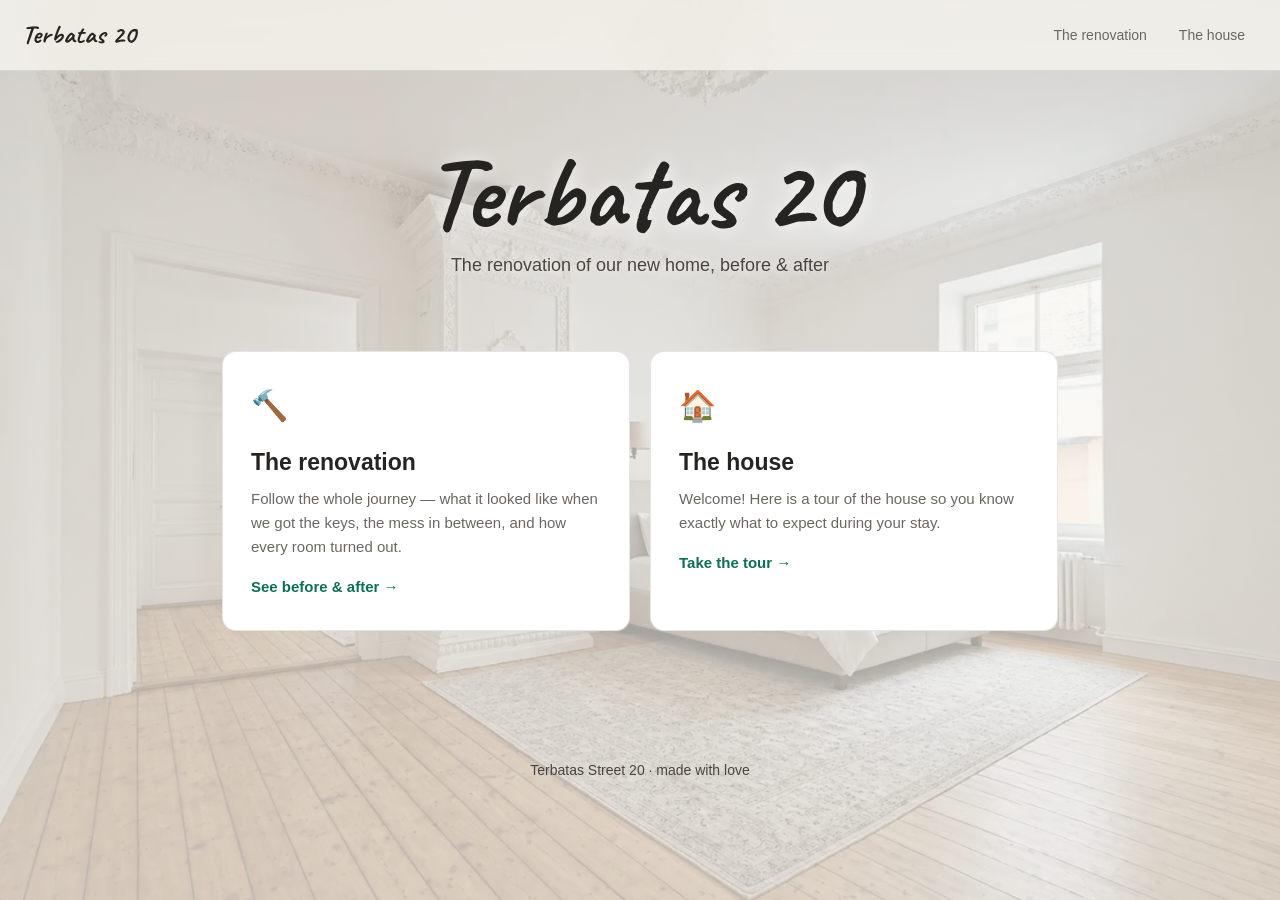
<file: reno/index.html>
<!DOCTYPE html>
<html lang="en">
<head>
<meta charset="utf-8">
<meta name="viewport" content="width=device-width, initial-scale=1">
<title>Terbatas 20</title>
<link rel="preconnect" href="https://fonts.googleapis.com">
<link rel="preconnect" href="https://fonts.gstatic.com" crossorigin>
<link href="https://fonts.googleapis.com/css2?family=Caveat:wght@600;700&display=swap" rel="stylesheet">
<link rel="stylesheet" href="assets/style.css">
</head>
<body class="home">
  <nav class="nav">
    <a class="brand" href="index.html" data-site-title>Terbatas 20</a>
    <div class="links">
      <a href="story.html">The renovation</a>
      <a href="gallery.html">The house</a>
    </div>
  </nav>

  <header class="hero">
    <h1 data-site-title>Terbatas 20</h1>
    <p data-tagline>The renovation of our new home, before &amp; after</p>
  </header>

  <main class="doors">
    <a class="door" href="story.html">
      <div class="icon">&#128296;</div>
      <h2>The renovation</h2>
      <p data-story-blurb>Follow the whole journey, room by room.</p>
      <span class="go">See before &amp; after &#8594;</span>
    </a>
    <a class="door" href="gallery.html">
      <div class="icon">&#127968;</div>
      <h2>The house</h2>
      <p data-guest-blurb>A tour of the finished home for our guests.</p>
      <span class="go">Take the tour &#8594;</span>
    </a>
  </main>

  <footer>Terbatas Street 20 &middot; made with love</footer>

  <script src="data/photos.js"></script>
  <script src="assets/app.js"></script>
</body>
</html>
</file>
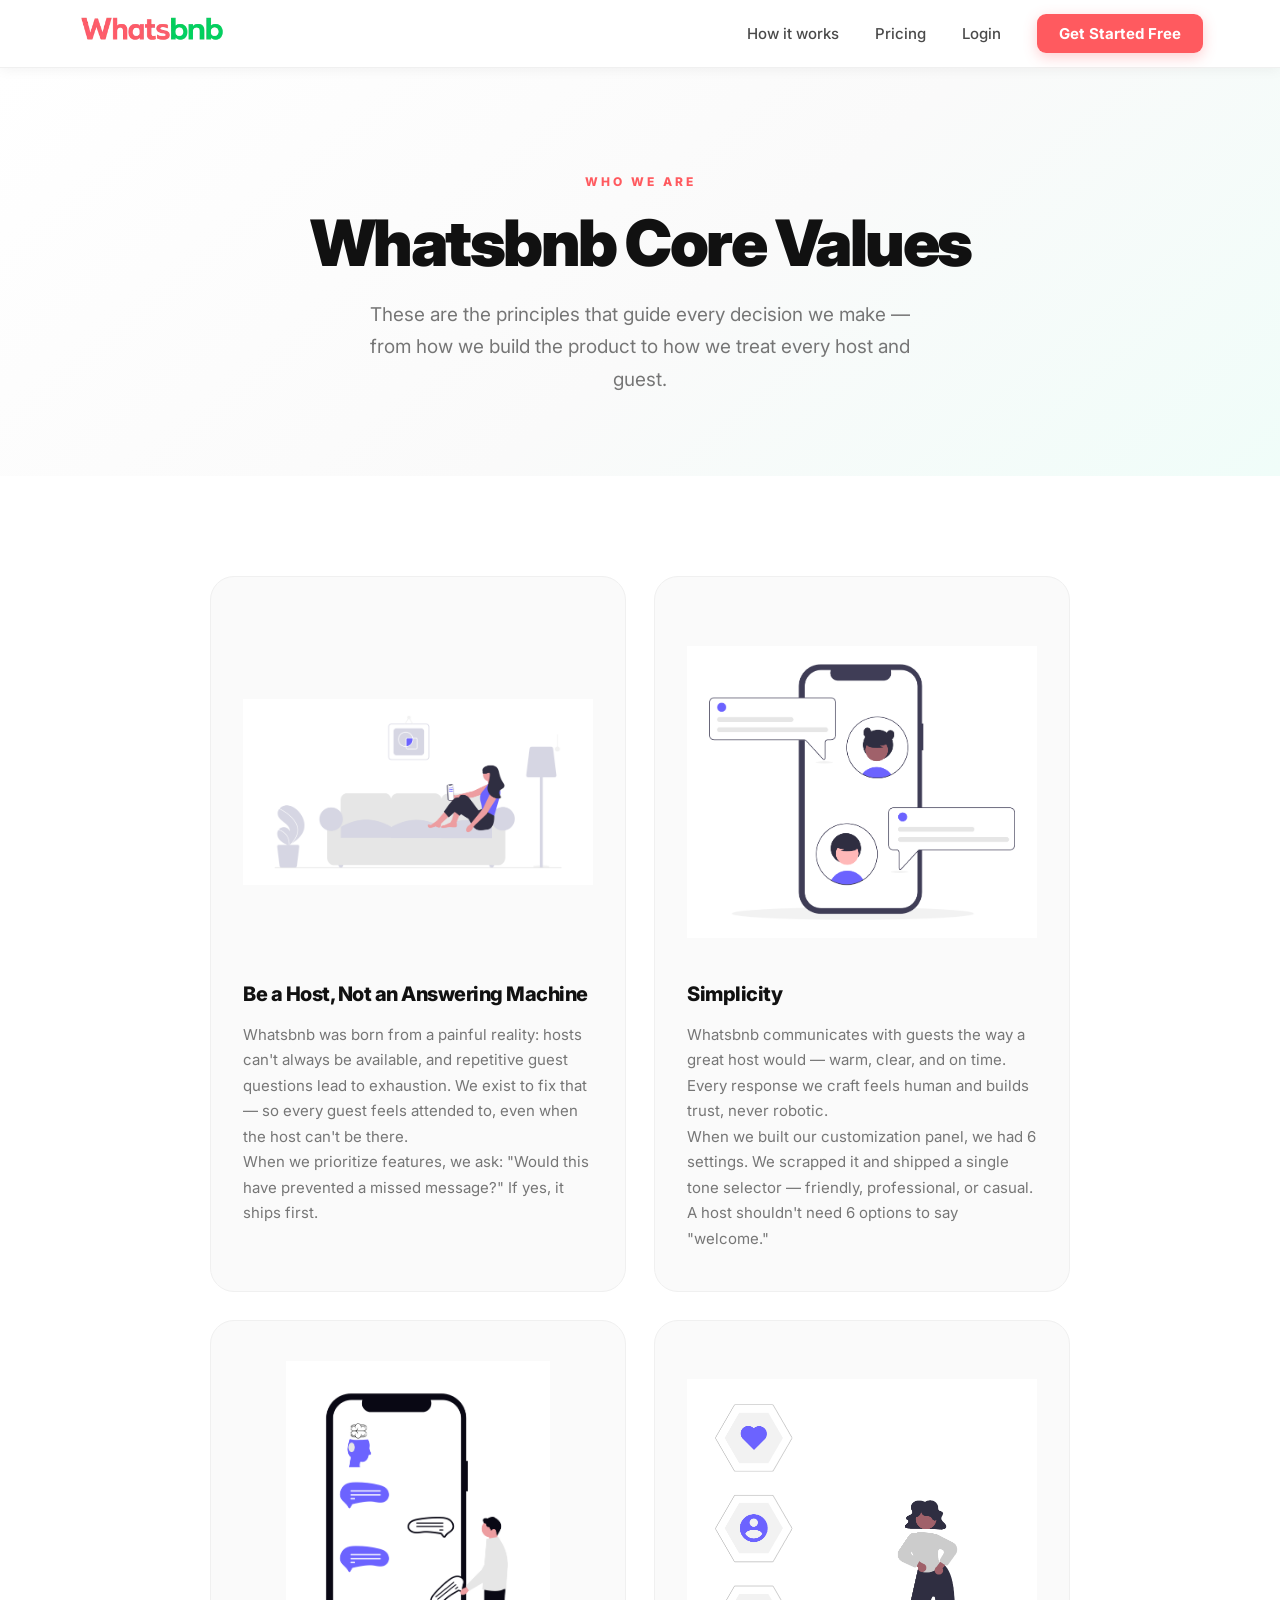
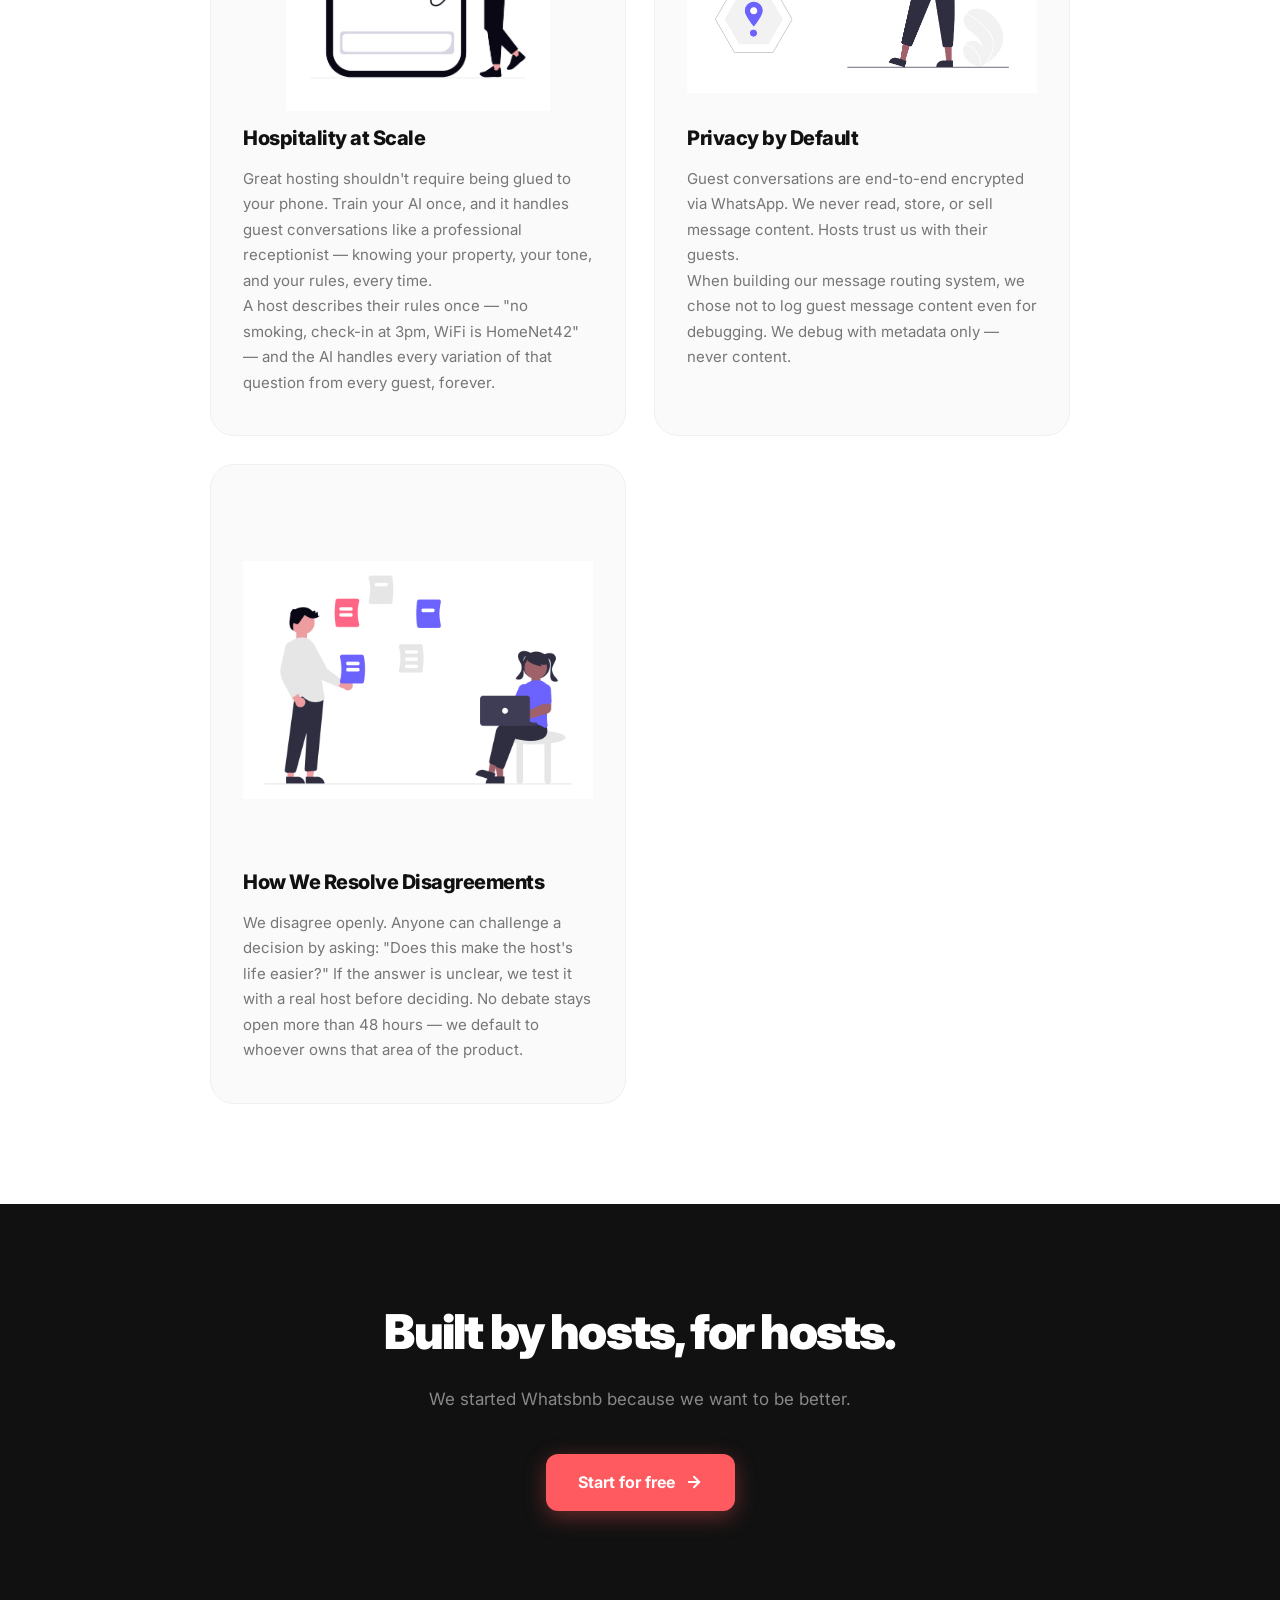
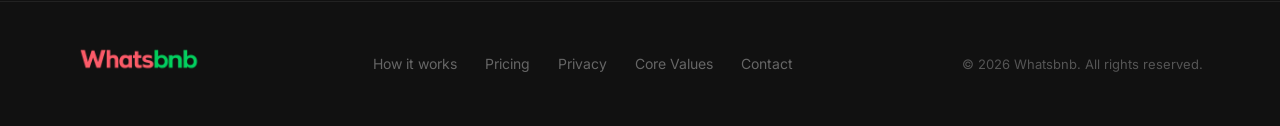
<file: core-values.html>
<!DOCTYPE html>
<html lang="en">
<head>
  <meta charset="UTF-8">
  <meta name="viewport" content="width=device-width, initial-scale=1.0">
  <title>Core Values — Whatsbnb</title>
  <meta name="description" content="The principles that guide how we build Whatsbnb and serve Airbnb hosts around the world.">
  <link rel="icon" type="image/png" sizes="32x32" href="favicon-32x32.png">
  <link href="https://fonts.googleapis.com/css2?family=Inter:wght@300;400;500;600;700;800;900&display=swap" rel="stylesheet">
  <style>
    *,
    *::before,
    *::after {
      box-sizing: border-box;
      margin: 0;
      padding: 0;
    }

    :root {
      --coral:    #FF5A5F;
      --coral-d:  #e64e53;
      --dark:     #4A4A4A;
      --grey:     #767676;
      --wa-dark:  #075E54;
      --wa-green: #25D366;
    }

    html {
      scroll-behavior: smooth;
    }

    body {
      font-family: 'Inter', -apple-system, BlinkMacSystemFont, sans-serif;
      color: var(--dark);
      line-height: 1.6;
      overflow-x: hidden;
    }

    /* ─── NAVBAR ──────────────────────────────────────── */
    nav {
      position: sticky;
      top: 0;
      z-index: 200;
      background: rgba(255, 255, 255, 0.97);
      backdrop-filter: blur(12px);
      border-bottom: 1px solid #f0f0f0;
      padding: 0 6%;
      display: flex;
      align-items: center;
      justify-content: space-between;
      height: 68px;
      box-shadow: 0 2px 12px rgba(0, 0, 0, 0.05);
    }

    .nav-logo img {
      height: 34px;
    }

    .nav-links {
      display: flex;
      align-items: center;
      gap: 36px;
      list-style: none;
    }

    .nav-links a {
      text-decoration: none;
      color: var(--dark);
      font-weight: 500;
      font-size: 15px;
      transition: color .2s;
    }

    .nav-links a:hover {
      color: var(--coral);
    }

    .nav-cta {
      background: var(--coral);
      color: white !important;
      padding: 10px 22px;
      border-radius: 9px;
      font-weight: 700 !important;
      box-shadow: 0 4px 14px rgba(255, 90, 95, .3);
      transition: background .2s, transform .15s, box-shadow .2s !important;
    }

    .nav-cta:hover {
      background: var(--coral-d) !important;
      transform: translateY(-1px);
      box-shadow: 0 6px 18px rgba(255, 90, 95, .4) !important;
    }

    /* ─── HERO ────────────────────────────────────────── */
    .page-hero {
      background: linear-gradient(140deg, #fff 0%, #fafafa 55%, #f0fdf9 100%);
      padding: 100px 6% 80px;
      text-align: center;
    }

    .label-coral {
      display: inline-block;
      color: var(--coral);
      font-size: 12px;
      font-weight: 800;
      letter-spacing: 3px;
      text-transform: uppercase;
      margin-bottom: 18px;
    }

    .page-hero h1 {
      font-size: clamp(40px, 5vw, 66px);
      font-weight: 900;
      color: #111;
      letter-spacing: -2.5px;
      line-height: 1.06;
      margin-bottom: 22px;
    }

    .page-hero p {
      font-size: 19px;
      color: var(--grey);
      max-width: 540px;
      margin: 0 auto;
      line-height: 1.7;
    }

    /* ─── VALUES GRID ─────────────────────────────────── */
    .values-section {
      padding: 100px 6%;
      background: white;
    }

    .values-grid {
      display: grid;
      grid-template-columns: repeat(2, 1fr);
      gap: 28px;
      max-width: 860px;
      margin: 0 auto;
    }

    .value-card {
      background: #fafafa;
      border: 1px solid #f0f0f0;
      border-radius: 24px;
      padding: 40px 32px;
      transition: transform .2s, box-shadow .2s;
    }

    .value-card:hover {
      transform: translateY(-4px);
      box-shadow: 0 12px 36px rgba(0, 0, 0, .07);
    }

    .value-icon {
      width: 350px;
      height: 350px;
      object-fit: contain;
      margin-bottom: 3px;
    }

    .value-card h2 {
      font-size: 20px;
      font-weight: 800;
      color: #111;
      letter-spacing: -.5px;
      margin-bottom: 12px;
    }

    .value-card p {
      font-size: 15px;
      color: var(--grey);
      line-height: 1.7;
    }

    /* ─── CLOSING BANNER ─────────────────────────────── */
    .closing {
      background: #111;
      padding: 90px 6%;
      text-align: center;
    }

    .closing h2 {
      font-size: clamp(28px, 4vw, 48px);
      font-weight: 900;
      color: white;
      letter-spacing: -1.8px;
      margin-bottom: 16px;
    }

    .closing p {
      font-size: 17px;
      color: #888;
      max-width: 480px;
      margin: 0 auto 40px;
    }

    .btn-primary {
      display: inline-flex;
      align-items: center;
      gap: 10px;
      background: var(--coral);
      color: white;
      padding: 16px 32px;
      border-radius: 12px;
      font-size: 16px;
      font-weight: 700;
      text-decoration: none;
      box-shadow: 0 6px 22px rgba(255, 90, 95, .35);
      transition: all .2s;
    }

    .btn-primary:hover {
      background: var(--coral-d);
      transform: translateY(-2px);
      box-shadow: 0 10px 32px rgba(255, 90, 95, .42);
    }

    /* ─── FOOTER ──────────────────────────────────────── */
    footer {
      background: #111;
      padding: 44px 6%;
      display: flex;
      align-items: center;
      justify-content: space-between;
      flex-wrap: wrap;
      gap: 20px;
      border-top: 1px solid #222;
    }

    footer .f-logo img {
      height: 28px;
    }

    footer .f-links {
      display: flex;
      gap: 28px;
      list-style: none;
    }

    footer .f-links a {
      color: #666;
      text-decoration: none;
      font-size: 14px;
      transition: color .2s;
    }

    footer .f-links a:hover {
      color: white;
    }

    footer .f-copy {
      color: #555;
      font-size: 13px;
    }

    /* ─── RESPONSIVE ──────────────────────────────────── */
    @media (max-width: 900px) {
      .values-grid {
        grid-template-columns: 1fr;
        max-width: 520px;
      }

      footer {
        flex-direction: column;
        text-align: center;
      }

      footer .f-links {
        flex-wrap: wrap;
        justify-content: center;
        gap: 16px;
      }
    }

    @media (max-width: 640px) {
      nav {
        padding: 0 4%;
      }

      .nav-links li:not(:last-child) {
        display: none;
      }
    }
  </style>
</head>
<body>

<!-- ═══════════════════════════════════════════════════════
     NAVBAR
════════════════════════════════════════════════════════ -->
<nav>
  <a href="index.html" class="nav-logo">
    <img src="Whatsbnb_logo.webp" alt="Whatsbnb" loading="lazy">
  </a>
  <ul class="nav-links">
    <li><a href="index.html#how">How it works</a></li>
    <li><a href="index.html#pricing">Pricing</a></li>
    <li><a href="#">Login</a></li>
    <li><a href="#" class="nav-cta">Get Started Free</a></li>
  </ul>
</nav>

<main>

<!-- ═══════════════════════════════════════════════════════
     PAGE HERO
════════════════════════════════════════════════════════ -->
<section class="page-hero">
  <div class="label-coral">Who we are</div>
  <h1>Whatsbnb Core Values</h1>
  <p>These are the principles that guide every decision we make — from how we build the product to how we treat every host and guest.</p>
</section>


<!-- ═══════════════════════════════════════════════════════
     VALUES GRID
════════════════════════════════════════════════════════ -->
<section class="values-section">
  <div class="values-grid">

    <div class="value-card">
      <img class="value-icon" src="1beahost.png" alt="Be a Host, Not an Answering Machine">
      <h2>Be a Host, Not an Answering Machine</h2>
      <p>Whatsbnb was born from a painful reality: hosts can't always be available, and repetitive guest questions lead to exhaustion. We exist to fix that — so every guest feels attended to, even when the host can't be there.</p>
      <p>When we prioritize features, we ask: "Would this have prevented a missed message?" If yes, it ships first.</p>
    </div>

    <div class="value-card">
      <img class="value-icon" src="2simplicity.png" alt="Simplicity">
      <h2>Simplicity</h2>
      <p>Whatsbnb communicates with guests the way a great host would — warm, clear, and on time. Every response we craft feels human and builds trust, never robotic.</p>
      <p>When we built our customization panel, we had 6 settings. We scrapped it and shipped a single tone selector — friendly, professional, or casual. A host shouldn't need 6 options to say "welcome."</p>
    </div>

    <div class="value-card">
      <img class="value-icon" src="3trainai.png" alt="Hospitality at Scale">
      <h2>Hospitality at Scale</h2>
      <p>Great hosting shouldn't require being glued to your phone. Train your AI once, and it handles guest conversations like a professional receptionist — knowing your property, your tone, and your rules, every time. </p>
      <p>A host describes their rules once — "no smoking, check-in at 3pm, WiFi is HomeNet42" — and the AI handles every variation of that question from every guest, forever.</p>
    </div>

    <div class="value-card">
      <img class="value-icon" src="4privacy.png" alt="Privacy by Default">
      <h2>Privacy by Default</h2>
      <p>Guest conversations are end-to-end encrypted via WhatsApp. We never read, store, or sell message content. Hosts trust us with their guests.</p>
      <p>When building our message routing system, we chose not to log guest message content even for debugging. We debug with metadata only — never content.</p>
    </div>

    <div class="value-card">
      <img class="value-icon" src="5-resolve.png" alt="How We Resolve Disagreements">
      <h2>How We Resolve Disagreements</h2>
      <p>We disagree openly. Anyone can challenge a decision by asking: "Does this make the host's life easier?" If the answer is unclear, we test it with a real host before deciding. No debate stays open more than 48 hours — we default to whoever owns that area of the product.</p>
    </div>

  </div>
</section>


<!-- ═══════════════════════════════════════════════════════
     CLOSING BANNER
════════════════════════════════════════════════════════ -->
<section class="closing">
  <h2>Built by hosts, for hosts.</h2>
  <p>We started Whatsbnb because we want to be better.</p>
  <a href="index.html#pricing" class="btn-primary">
    Start for free
    <svg width="18" height="18" viewBox="0 0 24 24" fill="none" stroke="currentColor" stroke-width="2.5" stroke-linecap="round" stroke-linejoin="round">
      <path d="M5 12h14"/>
      <path d="M12 5l7 7-7 7"/>
    </svg>
  </a>
</section>

</main>


<!-- ═══════════════════════════════════════════════════════
     FOOTER
════════════════════════════════════════════════════════ -->
<footer>
  <div class="f-logo">
    <img src="Whatsbnb_logo.webp" alt="Whatsbnb" loading="lazy">
  </div>
  <ul class="f-links">
    <li><a href="index.html#how">How it works</a></li>
    <li><a href="index.html#pricing">Pricing</a></li>
    <li><a href="#">Privacy</a></li>
    <li><a href="core-values.html">Core Values</a></li>
    <li><a href="#">Contact</a></li>
  </ul>
  <div class="f-copy">© 2026 Whatsbnb. All rights reserved.</div>
</footer>

</body>
</html>
</file>
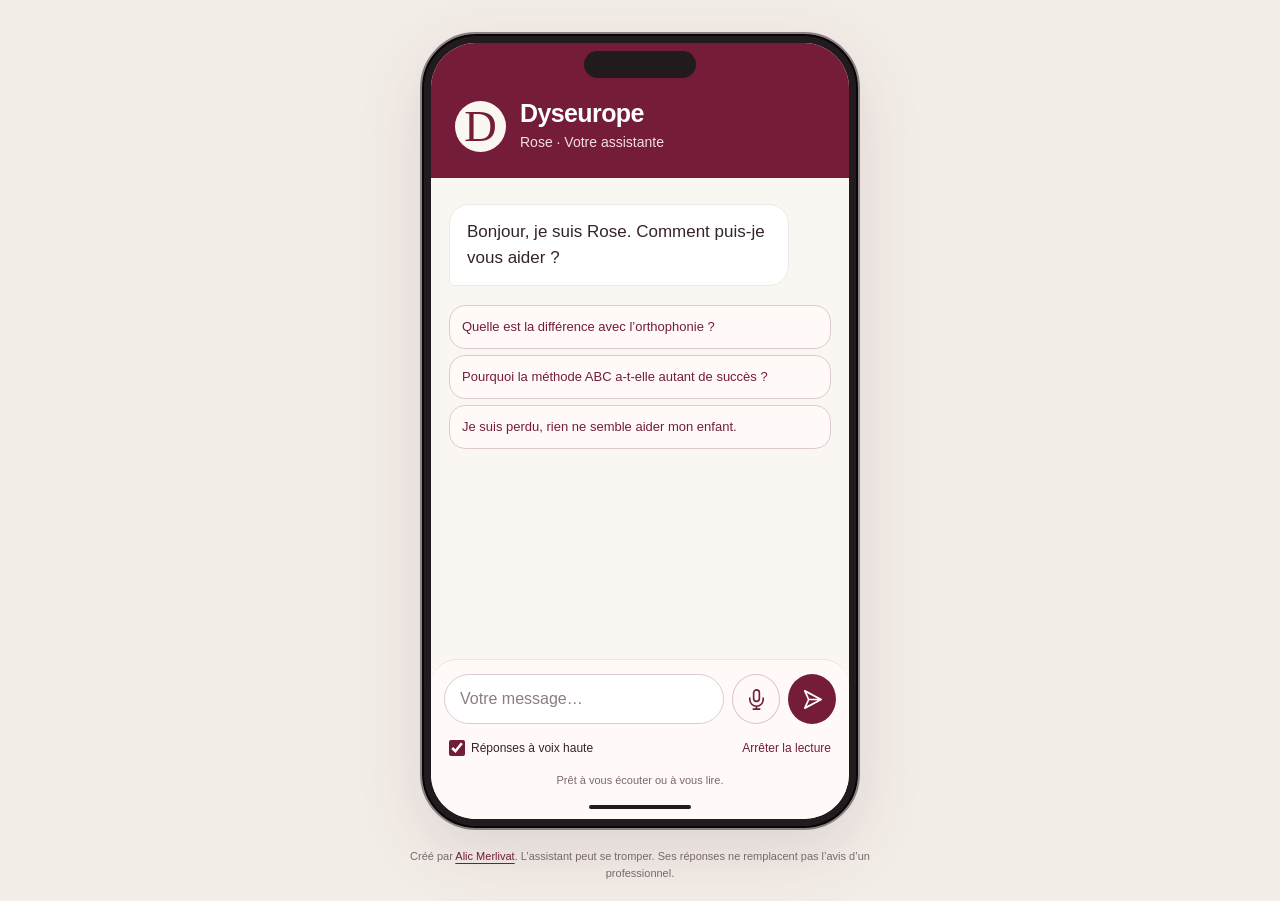
<file: dyseurope-voice-chat.html>
<!doctype html>
<html lang="fr">
<head>
  <meta charset="utf-8">
  <meta name="viewport" content="width=device-width, initial-scale=1">
  <meta name="theme-color" content="#741c38">
  <meta name="description" content="Échangez avec Rose, l’assistante Dyseurope par écrit ou à la voix, en français.">
  <title>Dyseurope · Une voix pour vous accompagner</title>
  <style>
    :root { color-scheme: light; --wine: #741c38; --dark: #481327; --ink: #35232b; --muted: #79676e; --line: #e7d9dc; --cream: #faf6f2; }
    * { box-sizing: border-box; }
    body { margin: 0; background: #f3ede8; color: var(--ink); font: 17px/1.55 Arial, sans-serif; }
    button, textarea, input { font: inherit; }
    button { cursor: pointer; -webkit-tap-highlight-color: transparent; }
    button:disabled { cursor: default; opacity: .45; }
    :focus-visible { outline: 3px solid #ba7b37; outline-offset: 3px; }
    .page { min-height: 100svh; display: flex; flex-direction: column; align-items: center; justify-content: center; padding: 32px 20px 20px; }
    .phone { width: min(100%, 440px); padding: 9px; background: #211b1e; border: 2px solid #8b8286; border-radius: 56px; box-shadow: 0 22px 65px #48263820, inset 0 0 0 2px #080608; }
    .chat { height: min(820px, calc(100svh - 124px)); min-height: 570px; display: flex; flex-direction: column; background: var(--cream); border-radius: 45px; overflow: hidden; }
    .phone-top { height: 43px; flex-shrink: 0; position: relative; background: var(--wine); }
    .island { position: absolute; width: 112px; height: 27px; background: #211b1e; border-radius: 20px; left: 50%; top: 8px; transform: translateX(-50%); }
    .chat-top { display: flex; align-items: center; gap: 14px; padding: 12px 24px 22px; background: var(--wine); color: #fff; }
    .brand-mark { display: grid; place-items: center; width: 51px; height: 51px; flex-shrink: 0; background: var(--cream); color: var(--wine); border-radius: 50%; font: 45px/1 Georgia, serif; }
    h1 { margin: 0; color: white; font-size: 25px; line-height: 1.25; letter-spacing: -.6px; }
    .tag { font-size: 13px; color: var(--muted); }
    .chat-top .tag { color: #f2dfe5; font-size: 14px; }
    .messages { flex: 1; min-height: 0; overflow-y: auto; padding: 26px 18px 12px; overscroll-behavior: contain; overflow-anchor: none; scrollbar-width: thin; scrollbar-color: #d9c2cb transparent; }
    .suggestions { display: grid; gap: 6px; margin: 0 0 12px; }
    .suggestion { text-align: left; border: 1px solid #decbd2; border-radius: 16px; padding: 9px 12px; background: #fffaf8; color: var(--wine); font-size: 13px; line-height: 1.4; min-height: 44px; }
    .suggestion:hover:not(:disabled) { background: #f0e1e6; }
    .message { margin-bottom: 19px; max-width: 89%; }
    .message.user { margin-left: auto; }
    .speaker { position: absolute; width: 1px; height: 1px; overflow: hidden; clip-path: inset(50%); white-space: nowrap; }
    .bubble { margin: 0; padding: 14px 17px; border: 1px solid #efe7e8; border-radius: 20px 20px 20px 5px; background: #fff; white-space: pre-wrap; overflow-wrap: anywhere; }
    .user .bubble { background: var(--wine); color: #fff; border-color: var(--wine); border-radius: 20px 20px 5px 20px; }
    .bubble a, .note a { color: var(--wine); text-decoration: underline; text-underline-offset: 3px; }
    .user .bubble a { color: white; }
    .waiting { color: var(--muted); font-size: 14px; }
    .waiting .bubble { display: flex; align-items: center; gap: 9px; }
    .waiting-dots { display: inline-flex; gap: 3px; }
    .waiting-dots span { width: 5px; height: 5px; border-radius: 50%; background: var(--wine); animation: pulse 1.2s infinite alternate; }
    .waiting-dots span:nth-child(2) { animation-delay: .2s; }
    .waiting-dots span:nth-child(3) { animation-delay: .4s; }
    @keyframes pulse { to { opacity: .25; transform: translateY(-3px); } }
    @media (prefers-reduced-motion: reduce) { .waiting-dots span { animation: none; } }
    .replay { border: 0; border-radius: 22px; background: #f0e1e6; color: var(--wine); padding: 9px 14px; margin-top: 7px; font-size: 13px; min-height: 40px; }
    .composer { flex-shrink: 0; background: #fffaf8; border-top: 1px solid #eee2e5; border-radius: 26px 26px 0 0; padding: 14px 13px 4px; }
    label[for="message"], #input-help { position: absolute; width: 1px; height: 1px; overflow: hidden; clip-path: inset(50%); }
    .input-row { display: flex; align-items: flex-end; gap: 8px; }
    textarea { display: block; flex: 1; min-width: 0; width: 100%; resize: none; height: 50px; min-height: 50px; max-height: 146px; overflow-y: auto; border: 1px solid #decbd2; border-radius: 25px; padding: 12px 15px; color: var(--ink); background: #fff; line-height: 24px; font-size: 16px; }
    textarea::placeholder { color: #8d7d83; }
    .mic, .send { display: grid; place-items: center; flex: 0 0 48px; width: 48px; height: 50px; border-radius: 50%; padding: 0; }
    .mic { border: 1px solid #dec2cc; background: transparent; color: var(--wine); }
    .mic[aria-pressed="true"] { background: var(--wine); color: white; box-shadow: 0 0 0 3px #ead4dc; }
    .mic svg, .send svg { width: 23px; height: 23px; }
    .send { border: 0; background: var(--wine); color: white; }
    .controls { display: flex; justify-content: space-between; align-items: center; gap: 8px; margin: 8px 5px 0; font-size: 12px; }
    .controls label { display: flex; align-items: center; gap: 6px; min-height: 32px; }
    input[type="checkbox"] { accent-color: var(--wine); width: 16px; height: 16px; margin: 0; }
    .stop { border: 0; background: transparent; color: var(--wine); padding: 6px 0; min-height: 32px; font-size: 12px; }
    .status { flex-shrink: 0; margin: 0; padding: 4px 20px 10px; background: #fffaf8; min-height: 34px; color: var(--muted); font-size: 11px; text-align: center; }
    .status.error { color: #9c1635; }
    .home-indicator { flex-shrink: 0; height: 17px; background: #fffaf8; position: relative; }
    .home-indicator::after { content: ''; position: absolute; width: 102px; height: 4px; border-radius: 5px; background: #211b1e; left: 50%; top: 3px; transform: translateX(-50%); }
    .note { max-width: 470px; text-align: center; margin: 18px 0 0; color: var(--muted); font-size: 11px; line-height: 1.5; }
    @media (max-width: 480px) {
      body { background: var(--cream); }
      .page { padding: 0; min-height: 100svh; justify-content: flex-start; }
      .phone { width: 100%; border: 0; padding: 0; border-radius: 0; box-shadow: none; }
      .chat { height: 100svh; min-height: 420px; border-radius: 0; }
      .phone-top { height: max(16px, env(safe-area-inset-top)); }
      .island, .home-indicator { display: none; }
      .chat-top { padding: 12px 20px 20px; }
      .status { padding-bottom: max(12px, env(safe-area-inset-bottom)); }
      .note { padding: 0 20px 16px; }
    }
    @media (prefers-reduced-motion: reduce) { * { scroll-behavior: auto !important; } }
  </style>
</head>
<body>
  <main class="page">
    <div class="phone">
      <section class="chat" aria-label="Conversation avec Rose, l’assistante Dyseurope">
        <div class="phone-top" aria-hidden="true"><span class="island"></span></div>
        <header class="chat-top"><span class="brand-mark" aria-hidden="true">D</span><div><h1>Dyseurope</h1><span class="tag">Rose · Votre assistante</span></div></header>
        <div class="messages" id="messages" role="log" aria-label="Messages" aria-live="polite" aria-relevant="additions" tabindex="0">
          <div class="message"><span class="speaker">ROSE</span><p class="bubble">Bonjour, je suis Rose. Comment puis-je vous aider ?</p></div>
          <div class="suggestions" role="group" aria-label="Questions pour commencer">
            <button class="suggestion" type="button">Quelle est la différence avec l’orthophonie ?</button>
            <button class="suggestion" type="button">Pourquoi la méthode ABC a-t-elle autant de succès ?</button>
            <button class="suggestion" type="button">Je suis perdu, rien ne semble aider mon enfant.</button>
          </div>
        </div>
        <form class="composer" id="form">
          <label for="message">Votre message</label>
          <div class="input-row">
            <textarea id="message" name="message" rows="1" maxlength="4000" placeholder="Votre message…" required aria-describedby="input-help mic-help"></textarea>
            <button class="mic" id="mic" type="button" aria-label="Dicter un message en français" aria-pressed="false" aria-describedby="mic-help">
          <svg viewBox="0 0 24 24" fill="none" stroke="currentColor" stroke-width="1.7" aria-hidden="true"><rect x="9" y="2" width="6" height="12" rx="3"/><path d="M5 10v2a7 7 0 0 0 14 0v-2M12 19v3M8 22h8"/></svg>
        </button>
            <button class="send" id="send" type="submit" aria-label="Envoyer le message"><svg viewBox="0 0 24 24" fill="none" stroke="currentColor" stroke-width="1.8" stroke-linejoin="round" aria-hidden="true"><path d="m4 3 17 9-17 9 4-9-4-9ZM8 12h13"/></svg></button>
          </div>
          <div class="controls">
            <label><input id="voice" type="checkbox" checked>Réponses à voix haute</label>
            <button class="stop" id="stop" type="button">Arrêter la lecture</button>
          </div>
          <span id="input-help">Entrée : envoyer · Maj + Entrée : nouvelle ligne</span>
          <span id="mic-help" class="speaker">Touchez le micro, puis parlez. Relisez avant d’envoyer.</span>
        </form>
        <p class="status" id="status" role="status" aria-live="polite">Prêt à vous écouter ou à vous lire.</p>
        <div class="home-indicator" aria-hidden="true"></div>
      </section>
    </div>
<p class="note">Créé par <a href="mailto:info@axxio.co">Alic Merlivat</a>. L’assistant peut se tromper. Ses réponses ne remplacent pas l’avis d’un professionnel.</p>
  </main>
  <script>
    'use strict';
    // n8n Embedded Chat: keep Gemini credentials and model configuration in the workflow.
    const WEBHOOK = 'https://strelitzia.app.n8n.cloud/webhook/d7b84e8a-68d0-42b9-882a-3a32dedbb7b2/chat';
    const $ = (id) => document.getElementById(id);
    const input = $('message');
    const mic = $('mic');
    const log = $('messages');
    const suggestions = Array.from(document.querySelectorAll('.suggestion'));
    const synth = window.speechSynthesis;
    const canSpeak = Boolean(synth && window.SpeechSynthesisUtterance);
    const canPlayAudio = typeof window.Audio === 'function';
    let busy = false;
    let listening = false;
    let recognition;
    let activeUtterance;
    let activeAudio;
    let activeAudioUrl;
    let playbackVersion = 0;
    let sessionId = crypto.randomUUID();
    // Store only the session identifier; the transcript stays in this page's memory.
    try {
      sessionId = sessionStorage.getItem('dyseurope-chat-session') || sessionId;
      sessionStorage.setItem('dyseurope-chat-session', sessionId);
    } catch { /* Chat still works when storage is blocked. */ }

    function status(text, error = false) {
      $('status').textContent = text;
      $('status').classList.toggle('error', error);
    }

    function updateSuggestions() {
      for (const button of suggestions) button.disabled = busy || listening;
    }

    function keepQuestionVisible(question) {
      // Scroll only the conversation, keeping the question above the reply.
      log.scrollTop += question.getBoundingClientRect().top - log.getBoundingClientRect().top - 12;
    }

    function resizeInput() {
      input.style.height = 'auto';
      // Five 24px lines, plus padding and borders. Longer drafts scroll inside.
      input.style.height = Math.min(146, Math.max(50, input.scrollHeight + 2)) + 'px';
    }
    input.addEventListener('input', resizeInput);
    window.addEventListener('resize', resizeInput);

    function appendReplyText(bubble, text) {
      // Create DOM nodes only: model output never becomes executable HTML.
      const tokens = /\[([^\]\n]*)\]\((https?:\/\/(?:[^\s()]|\([^\s()]*\))+)\)|https?:\/\/[^\s<>"']+/gi;
      let cursor = 0;
      for (const match of text.matchAll(tokens)) {
        bubble.append(document.createTextNode(text.slice(cursor, match.index)));
        let url = match[2] || match[0];
        let suffix = '';
        if (!match[2]) {
          while (/[.,;:!?]$/.test(url) || (url.endsWith(')') && (url.match(/\)/g) || []).length > (url.match(/\(/g) || []).length)) {
            suffix = url.slice(-1) + suffix;
            url = url.slice(0, -1);
          }
        }
        try {
          const destination = new URL(url);
          if (!['https:', 'http:'].includes(destination.protocol) || !destination.hostname || destination.username || destination.password) throw new Error('unsafe-link');
          const link = document.createElement('a');
          link.href = destination.href;
          link.target = '_blank';
          link.rel = 'noopener noreferrer';
          link.textContent = 'Lien';
          bubble.append(link, document.createTextNode(suffix));
        } catch {
          bubble.append(document.createTextNode(match[0]));
        }
        cursor = match.index + match[0].length;
      }
      bubble.append(document.createTextNode(text.slice(cursor)));
    }

    function showWaiting() {
      const item = document.createElement('div');
      item.className = 'message waiting';
      const bubble = document.createElement('p');
      bubble.className = 'bubble';
      const dots = document.createElement('span');
      dots.className = 'waiting-dots';
      dots.setAttribute('aria-hidden', 'true');
      for (let i = 0; i < 3; i++) dots.append(document.createElement('span'));
      const label = document.createElement('span');
      label.textContent = 'Rose prépare sa réponse…';
      bubble.append(dots, label);
      item.append(bubble);
      log.append(item);
      return { item, label };
    }

    function stopSpeaking() {
      playbackVersion += 1;
      if (activeAudio) {
        activeAudio.pause();
        activeAudio.removeAttribute('src');
        activeAudio.load();
        activeAudio = null;
      }
      if (activeAudioUrl) URL.revokeObjectURL(activeAudioUrl);
      activeAudioUrl = null;
      if (canSpeak) synth.cancel();
      activeUtterance = null;
    }

    function geminiAudioBlob(audio) {
      // The workflow returns a complete WAV, never headerless Gemini PCM.
      if (audio?.mimeType !== 'audio/wav' || typeof audio.data !== 'string' ||
          audio.data.length > 16000000 || !/^[A-Za-z0-9+/]+={0,2}$/.test(audio.data)) {
        throw new Error('invalid-audio');
      }
      const raw = atob(audio.data);
      if (raw.length < 44 || raw.slice(0, 4) !== 'RIFF' || raw.slice(8, 12) !== 'WAVE') {
        throw new Error('invalid-wav');
      }
      return new Blob([Uint8Array.from(raw, (character) => character.charCodeAt(0))], { type: 'audio/wav' });
    }

    async function speak(text, audio) {
      stopSpeaking();
      const version = playbackVersion;
      if (audio && canPlayAudio) {
        try {
          const blob = geminiAudioBlob(audio);
          activeAudioUrl = URL.createObjectURL(blob);
          const player = new Audio(activeAudioUrl);
          activeAudio = player;
          player.onended = () => { if (activeAudio === player) stopSpeaking(); };
          player.onerror = () => {
            if (version !== playbackVersion) return;
            stopSpeaking();
            status('Lecture audio indisponible. Le texte de la réponse reste disponible.');
          };
          await player.play();
        } catch (error) {
          if (version !== playbackVersion) return;
          stopSpeaking();
          status(error.name === 'NotAllowedError'
            ? 'Sélectionnez « Écouter la réponse » pour lancer la lecture.'
            : 'Lecture audio indisponible. Le texte de la réponse reste disponible.');
        }
        return;
      }
      // Keep the existing voice working during the n8n migration or a TTS failure.
      if (!canSpeak) {
        status('Lecture vocale indisponible. Le texte de la réponse reste disponible.');
        return;
      }
      status('Lecture avec la voix de votre appareil.');
      const utterance = new SpeechSynthesisUtterance(text);
      utterance.lang = 'fr-FR';
      const french = synth.getVoices().find((voice) => /^fr[-_]/i.test(voice.lang));
      if (french) utterance.voice = french;
      utterance.rate = 0.95;
      utterance.onerror = (event) => {
        if (version !== playbackVersion) return;
        if (event.error !== 'canceled' && event.error !== 'interrupted') {
          status('Lecture indisponible. Utilisez « Écouter la réponse » ou lisez le texte.');
        }
      };
      activeUtterance = utterance;
      synth.speak(utterance);
    }

    function addMessage(text, role, audio) {
      const item = document.createElement('div');
      item.className = 'message ' + role;
      const name = document.createElement('span');
      name.className = 'speaker';
      name.textContent = role === 'user' ? 'VOUS' : 'ROSE';
      const bubble = document.createElement('p');
      bubble.className = 'bubble';
      // Treat all user and workflow content as text, never executable HTML.
      if (role === 'assistant') appendReplyText(bubble, text);
      else bubble.textContent = text;
      item.append(name, bubble);
      if (role === 'assistant' && (canSpeak || (canPlayAudio && audio))) {
        const replay = document.createElement('button');
        replay.type = 'button';
        replay.className = 'replay';
        replay.textContent = 'Écouter la réponse';
        replay.addEventListener('click', () => {
          if (listening) recognition.abort();
          speak(text, audio);
        });
        item.append(replay);
      }
      log.append(item);
      return item;
    }

    function responseText(data) {
      if (Array.isArray(data)) data = data[0];
      const text = typeof data === 'string' ? data : data?.output ?? data?.text;
      if (typeof text !== 'string' || !text.trim()) throw new Error('invalid-response');
      return text.trim();
    }

    async function sendMessage(event) {
      event.preventDefault();
      const text = input.value.trim();
      if (busy || listening || !text) return;
      busy = true;
      $('send').disabled = true;
      mic.disabled = true;
      input.disabled = true;
      log.setAttribute('aria-busy', 'true');
      stopSpeaking();
      const replyPlaybackVersion = playbackVersion;
      updateSuggestions();
      const question = addMessage(text, 'user');
      input.value = '';
      resizeInput();
      const waiting = showWaiting();
      keepQuestionVisible(question);
      const waitingTimer = setTimeout(() => {
        waiting.label.textContent = 'La réponse et sa voix sont en préparation…';
        status('Cela prend un peu de temps. Votre question est bien reçue.');
      }, 8000);
      status('Rose prépare sa réponse…');
      const controller = new AbortController();
      const timeout = setTimeout(() => controller.abort(), 90000);
      try {
        const response = await fetch(WEBHOOK, {
          method: 'POST',
          headers: { 'Content-Type': 'application/json' },
          body: JSON.stringify({ action: 'sendMessage', sessionId, chatInput: text }),
          signal: controller.signal,
          credentials: 'omit'
        });
        if (!response.ok) throw new Error('http-' + response.status);
        const raw = await response.text();
        let data;
        try { data = JSON.parse(raw); }
        catch {
          if (!(response.headers.get('content-type') || '').startsWith('text/plain')) throw new Error('invalid-response');
          data = raw;
        }
        const answer = responseText(data);
        const payload = Array.isArray(data) ? data[0] : data;
        const audio = payload && typeof payload === 'object' ? payload.audio : null;
        waiting.item.remove();
        addMessage(answer, 'assistant', audio);
        keepQuestionVisible(question);
        status('Réponse reçue. Vous pouvez poser une autre question.');
        if ($('voice').checked && replyPlaybackVersion === playbackVersion) speak(answer, audio);
      } catch (error) {
        input.value = text;
        status(error.name === 'AbortError'
          ? 'Le délai de réponse est dépassé. Votre message est conservé ; vous pouvez réessayer.'
          : 'La réponse est indisponible. Vérifiez votre connexion puis réessayez. Votre message est conservé.', true);
      } finally {
        clearTimeout(timeout);
        clearTimeout(waitingTimer);
        waiting.item.remove();
        resizeInput();
        busy = false;
        $('send').disabled = false;
        mic.disabled = !recognition;
        input.disabled = false;
        log.setAttribute('aria-busy', 'false');
        updateSuggestions();
        input.focus({ preventScroll: true });
      }
    }

    for (const button of suggestions) {
      button.addEventListener('click', () => {
        if (busy || listening) return;
        input.value = button.textContent;
        resizeInput();
        $('form').requestSubmit();
      });
    }
    $('form').addEventListener('submit', sendMessage);
    input.addEventListener('keydown', (event) => {
      if (event.key === 'Enter' && !event.shiftKey && !event.isComposing) {
        event.preventDefault();
        $('form').requestSubmit();
      }
    });
    $('stop').addEventListener('click', stopSpeaking);
    $('voice').addEventListener('change', () => { if (!$('voice').checked) stopSpeaking(); });
    if (!canSpeak && !canPlayAudio) {
      $('voice').checked = false;
      $('voice').disabled = true;
      $('stop').disabled = true;
      status('La lecture vocale est indisponible dans ce navigateur. Les réponses restent lisibles.');
    }

    const Recognition = window.SpeechRecognition || window.webkitSpeechRecognition;
    if (Recognition && window.isSecureContext) {
      recognition = new Recognition();
      recognition.lang = 'fr-FR';
      recognition.continuous = false;
      recognition.interimResults = true;
      let draft = '';
      let failed = false;
      recognition.onstart = () => {
        listening = true;
        updateSuggestions();
        mic.setAttribute('aria-pressed', 'true');
        mic.setAttribute('aria-label', 'Terminer la dictée');
        $('send').disabled = true;
        input.disabled = true;
        status('Je vous écoute… Touchez à nouveau le micro pour terminer.');
      };
      recognition.onresult = (event) => {
        const transcript = Array.from(event.results, (result) => result[0].transcript).join(' ');
        input.value = (draft + (draft ? ' ' : '') + transcript).slice(0, 4000);
        resizeInput();
      };
      recognition.onerror = (event) => {
        failed = true;
        const errors = {
          'not-allowed': 'Accès au micro refusé. Autorisez-le dans votre navigateur ou écrivez votre message.',
          'service-not-allowed': 'Le service de dictée est indisponible. Vous pouvez écrire votre message.',
          'audio-capture': 'Aucun micro disponible. Vérifiez son branchement ou écrivez votre message.',
          'no-speech': 'Aucune parole détectée. Réessayez ou écrivez votre message.',
          'network': 'La dictée nécessite une connexion. Vous pouvez écrire votre message.'
        };
        if (event.error !== 'aborted') status(errors[event.error] || 'La dictée a été interrompue. Vous pouvez écrire votre message.', true);
      };
      recognition.onend = () => {
        listening = false;
        updateSuggestions();
        mic.setAttribute('aria-pressed', 'false');
        mic.setAttribute('aria-label', 'Dicter un message en français');
        $('send').disabled = busy;
        input.disabled = busy;
        if (!failed && !busy) status('Relisez votre message, puis sélectionnez Envoyer.');
        if (!busy) input.focus({ preventScroll: true });
      };
      mic.addEventListener('click', () => {
        if (busy) return;
        if (listening) { recognition.stop(); return; }
        stopSpeaking();
        draft = input.value.trim();
        failed = false;
        try { recognition.start(); }
        catch { status('Le micro ne peut pas démarrer. Réessayez ou écrivez votre message.', true); }
      });
    } else {
      mic.disabled = true;
      $('mic-help').textContent = 'Dictée indisponible ici. Utilisez un navigateur compatible en HTTPS, ou écrivez ci-dessous.';
    }
    window.addEventListener('pagehide', () => {
      if (recognition) recognition.abort();
      stopSpeaking();
    });
  </script>
</body>
</html>
</file>
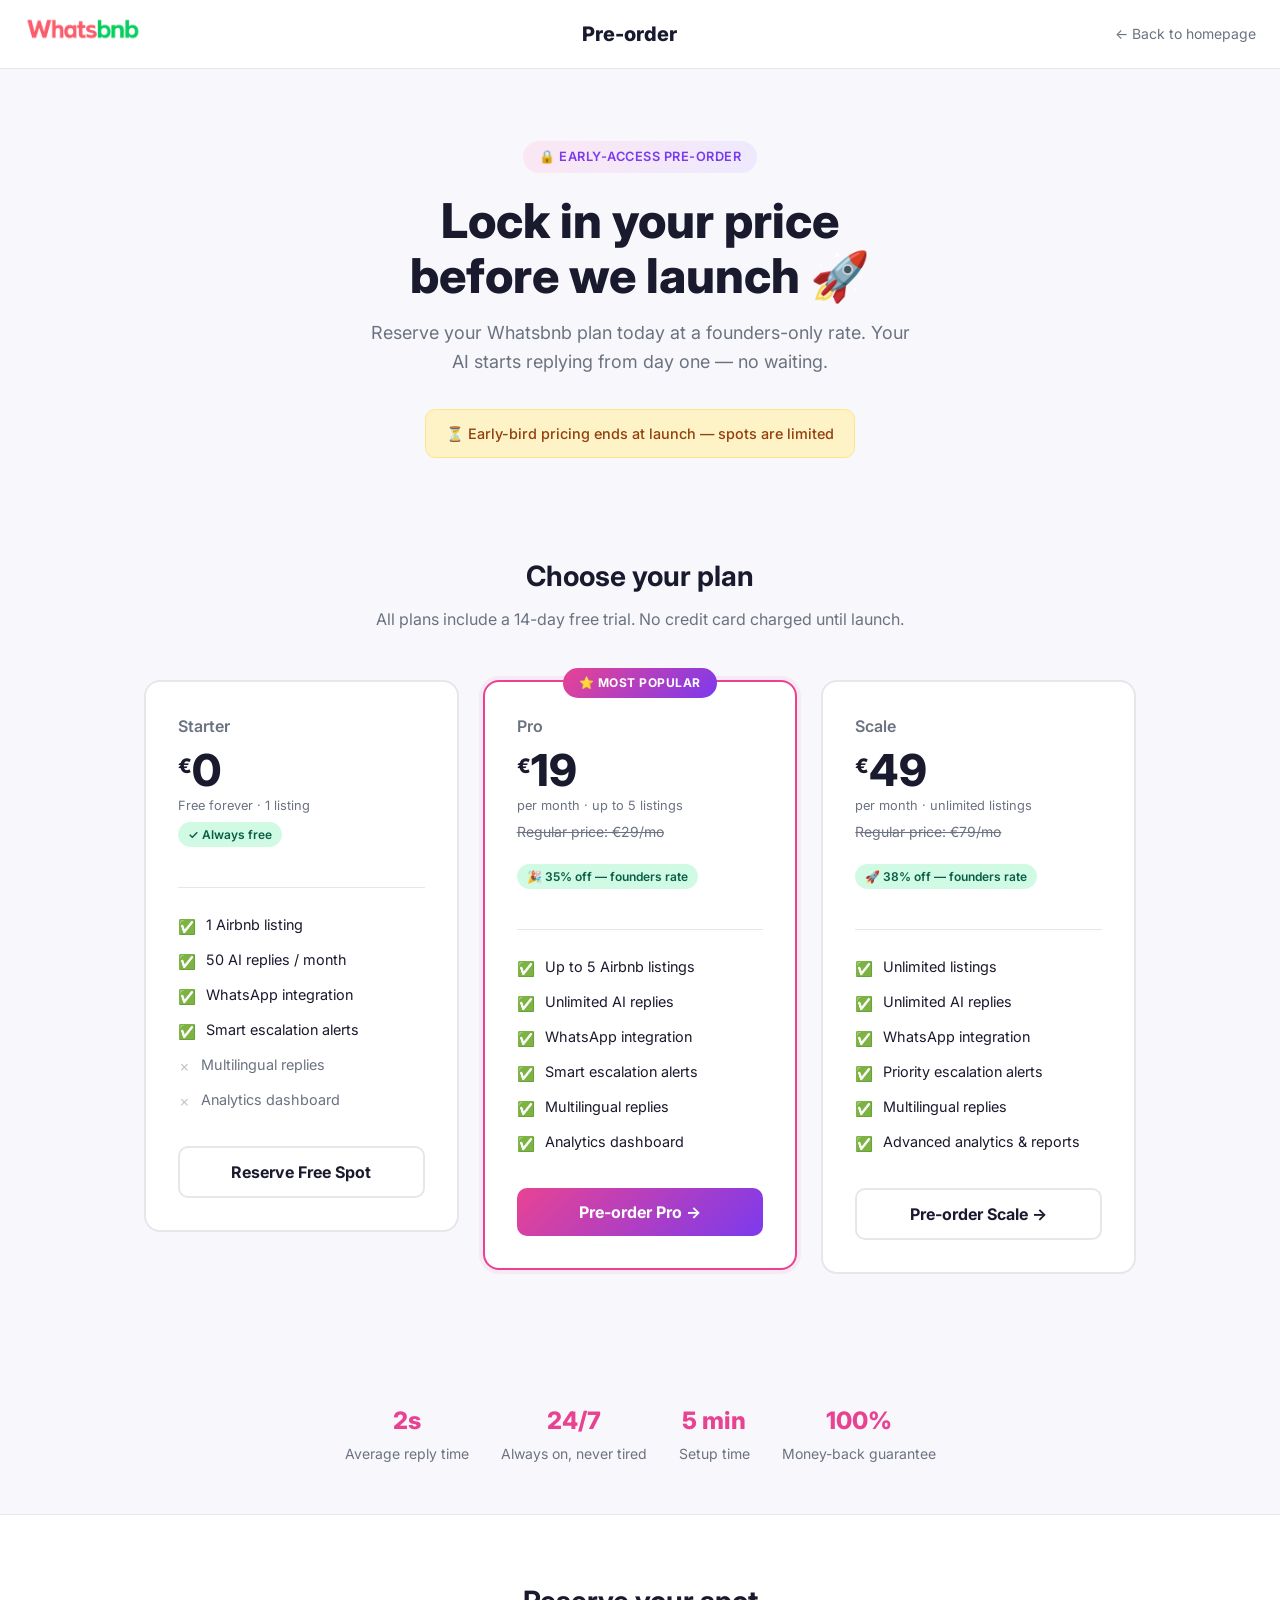
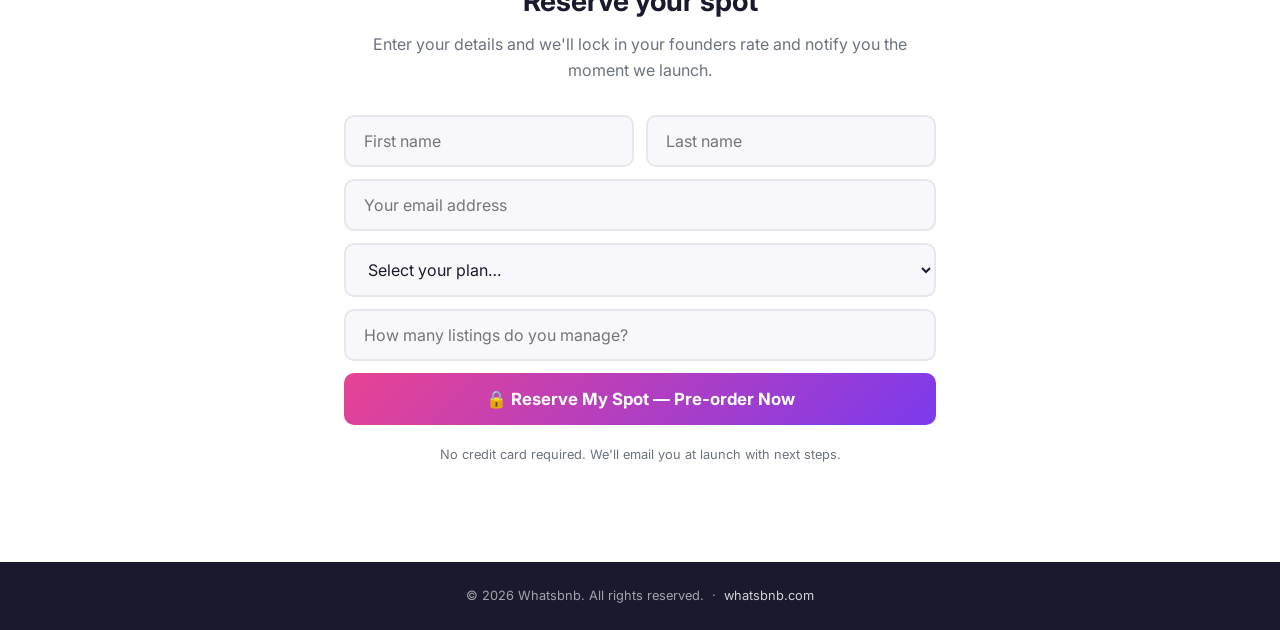
<file: preorder.html>
<!DOCTYPE html>
<html lang="en">
<head>
  <meta charset="UTF-8" />
  <meta name="viewport" content="width=device-width, initial-scale=1.0" />
  <title>Pre-order Whatsbnb — Lock In Your Price</title>
  <meta name="description" content="Pre-order Whatsbnb and lock in your early-adopter price. AI-powered WhatsApp replies for Airbnb hosts." />
  <link rel="preconnect" href="https://fonts.googleapis.com" />
  <link href="https://fonts.googleapis.com/css2?family=Inter:wght@400;500;600;700;800&display=swap" rel="stylesheet" />
  <style>
    *, *::before, *::after { box-sizing: border-box; margin: 0; padding: 0; }

    :root {
      --brand: #1a1a2e;
      --accent: #e84393;
      --accent2: #7c3aed;
      --bg: #f8f8fc;
      --card: #ffffff;
      --text: #1a1a2e;
      --muted: #6b7280;
      --border: #e5e7eb;
      --green: #10b981;
      --radius: 16px;
    }

    body {
      font-family: 'Inter', sans-serif;
      background: var(--bg);
      color: var(--text);
      line-height: 1.6;
    }

    /* NAV */
    nav {
      background: white;
      border-bottom: 1px solid var(--border);
      padding: 16px 24px;
      display: flex;
      align-items: center;
      justify-content: space-between;
      position: sticky;
      top: 0;
      z-index: 100;
    }
    nav a.logo {
      font-weight: 800;
      font-size: 1.25rem;
      color: var(--brand);
      text-decoration: none;
      display: flex;
      align-items: center;
      gap: 8px;
    }
    nav a.logo span { color: var(--accent); }
    nav a.back {
      font-size: 0.875rem;
      color: var(--muted);
      text-decoration: none;
    }
    nav a.back:hover { color: var(--accent); }

    /* HERO */
    .hero {
      text-align: center;
      padding: 72px 24px 48px;
      max-width: 720px;
      margin: 0 auto;
    }
    .badge {
      display: inline-block;
      background: linear-gradient(135deg, #fce7f3, #ede9fe);
      color: var(--accent2);
      font-size: 0.8rem;
      font-weight: 600;
      padding: 6px 16px;
      border-radius: 999px;
      margin-bottom: 20px;
      letter-spacing: 0.5px;
      text-transform: uppercase;
    }
    .hero h1 {
      font-size: clamp(2rem, 5vw, 3rem);
      font-weight: 800;
      line-height: 1.15;
      margin-bottom: 16px;
    }
    .hero h1 span { color: var(--accent); }
    .hero p {
      font-size: 1.125rem;
      color: var(--muted);
      max-width: 560px;
      margin: 0 auto 32px;
    }
    .urgency {
      background: #fef3c7;
      border: 1px solid #fde68a;
      border-radius: 10px;
      padding: 12px 20px;
      font-size: 0.9rem;
      font-weight: 500;
      color: #92400e;
      display: inline-block;
    }

    /* PRICING GRID */
    .pricing-section {
      max-width: 1040px;
      margin: 0 auto;
      padding: 48px 24px 80px;
    }
    .pricing-section h2 {
      text-align: center;
      font-size: 1.75rem;
      font-weight: 700;
      margin-bottom: 8px;
    }
    .pricing-section .sub {
      text-align: center;
      color: var(--muted);
      margin-bottom: 48px;
    }
    .grid {
      display: grid;
      grid-template-columns: repeat(auto-fit, minmax(280px, 1fr));
      gap: 24px;
      align-items: start;
    }
    .card {
      background: var(--card);
      border: 2px solid var(--border);
      border-radius: var(--radius);
      padding: 32px;
      position: relative;
      transition: transform 0.2s, box-shadow 0.2s;
    }
    .card:hover {
      transform: translateY(-4px);
      box-shadow: 0 12px 40px rgba(0,0,0,0.08);
    }
    .card.featured {
      border-color: var(--accent);
      box-shadow: 0 0 0 4px rgba(232,67,147,0.08);
    }
    .popular-tag {
      position: absolute;
      top: -14px;
      left: 50%;
      transform: translateX(-50%);
      background: linear-gradient(135deg, var(--accent), var(--accent2));
      color: white;
      font-size: 0.75rem;
      font-weight: 700;
      padding: 5px 16px;
      border-radius: 999px;
      letter-spacing: 0.5px;
      text-transform: uppercase;
      white-space: nowrap;
    }
    .plan-name {
      font-size: 1rem;
      font-weight: 600;
      color: var(--muted);
      margin-bottom: 8px;
    }
    .price {
      font-size: 2.75rem;
      font-weight: 800;
      line-height: 1;
      margin-bottom: 4px;
    }
    .price sup { font-size: 1.25rem; vertical-align: top; margin-top: 8px; display: inline-block; }
    .price-note {
      font-size: 0.8rem;
      color: var(--muted);
      margin-bottom: 4px;
    }
    .original-price {
      font-size: 0.875rem;
      color: var(--muted);
      text-decoration: line-through;
      margin-bottom: 20px;
    }
    .early-tag {
      display: inline-block;
      background: #d1fae5;
      color: #065f46;
      font-size: 0.75rem;
      font-weight: 600;
      padding: 3px 10px;
      border-radius: 999px;
      margin-bottom: 20px;
    }
    .divider {
      height: 1px;
      background: var(--border);
      margin: 20px 0;
    }
    .features {
      list-style: none;
      margin-bottom: 28px;
    }
    .features li {
      display: flex;
      align-items: flex-start;
      gap: 10px;
      font-size: 0.9rem;
      padding: 5px 0;
      color: var(--text);
    }
    .features li .icon { flex-shrink: 0; margin-top: 2px; }
    .features li.off { color: var(--muted); }
    .features li.off .icon { opacity: 0.4; }
    .btn {
      display: block;
      width: 100%;
      padding: 14px 24px;
      border-radius: 10px;
      font-size: 1rem;
      font-weight: 700;
      text-align: center;
      text-decoration: none;
      cursor: pointer;
      border: none;
      transition: opacity 0.15s, transform 0.15s;
      font-family: inherit;
    }
    .btn:hover { opacity: 0.9; transform: translateY(-1px); }
    .btn-primary {
      background: linear-gradient(135deg, var(--accent), var(--accent2));
      color: white;
    }
    .btn-outline {
      background: transparent;
      border: 2px solid var(--border);
      color: var(--text);
    }
    .btn-outline:hover { border-color: var(--accent); color: var(--accent); }

    /* FORM SECTION */
    .form-section {
      background: white;
      border-top: 1px solid var(--border);
    }
    .form-inner {
      max-width: 640px;
      margin: 0 auto;
      padding: 64px 24px;
      text-align: center;
    }
    .form-inner h2 {
      font-size: 1.75rem;
      font-weight: 700;
      margin-bottom: 8px;
    }
    .form-inner p {
      color: var(--muted);
      margin-bottom: 32px;
    }

    .email-form {
      display: flex;
      flex-direction: column;
      gap: 12px;
    }
    .email-form input[type="text"],
    .email-form input[type="email"],
    .email-form select {
      width: 100%;
      padding: 14px 18px;
      border: 2px solid var(--border);
      border-radius: 10px;
      font-size: 1rem;
      font-family: inherit;
      color: var(--text);
      background: var(--bg);
      transition: border-color 0.2s;
    }
    .email-form input:focus,
    .email-form select:focus {
      outline: none;
      border-color: var(--accent);
    }
    .email-form .row { display: flex; gap: 12px; }
    .email-form .row > * { flex: 1; }
    .email-form .submit-btn {
      padding: 16px 24px;
      background: linear-gradient(135deg, var(--accent), var(--accent2));
      color: white;
      font-size: 1.05rem;
      font-weight: 700;
      border: none;
      border-radius: 10px;
      cursor: pointer;
      transition: opacity 0.15s, transform 0.15s;
      font-family: inherit;
    }
    .email-form .submit-btn:hover { opacity: 0.9; transform: translateY(-1px); }
    .form-note {
      font-size: 0.8rem;
      color: var(--muted);
      margin-top: 8px;
    }
    #success-msg {
      display: none;
      background: #d1fae5;
      border: 1px solid #6ee7b7;
      border-radius: 12px;
      padding: 24px;
      color: #065f46;
      font-weight: 600;
      font-size: 1rem;
    }

    /* TRUST */
    .trust {
      max-width: 800px;
      margin: 0 auto;
      padding: 48px 24px;
      display: flex;
      flex-wrap: wrap;
      justify-content: center;
      gap: 32px;
      text-align: center;
    }
    .trust-item strong { display: block; font-size: 1.5rem; font-weight: 800; color: var(--accent); }
    .trust-item span { font-size: 0.875rem; color: var(--muted); }

    /* FOOTER */
    footer {
      background: var(--brand);
      color: rgba(255,255,255,0.6);
      text-align: center;
      padding: 24px;
      font-size: 0.8rem;
    }
    footer a { color: rgba(255,255,255,0.8); text-decoration: none; }

    @media (max-width: 600px) {
      .email-form .row { flex-direction: column; }
    }
  </style>
</head>
<body>

<!-- NAV -->
<nav>
    <div class="f-logo">
    <img src="Whatsbnb_logo.webp" alt="Whatsbnb" loading="lazy" width="120" height="28">
  </div>
  <a class="logo" href="https://www.whatsbnb.com"> Pre-order</a>
  <a class="back" href="https://www.whatsbnb.com">← Back to homepage</a>
</nav>

<!-- HERO -->
<section class="hero">
  <div class="badge">🔒 Early-Access Pre-order</div>
  <h1>Lock in your price<br>before we launch <span>🚀</span></h1>
  <p>Reserve your Whatsbnb plan today at a founders-only rate. Your AI starts replying from day one — no waiting.</p>
  <div class="urgency">⏳ Early-bird pricing ends at launch — spots are limited</div>
</section>

<!-- PRICING -->
<section class="pricing-section">
  <h2>Choose your plan</h2>
  <p class="sub">All plans include a 14-day free trial. No credit card charged until launch.</p>

  <div class="grid">

    <!-- STARTER -->
    <div class="card">
      <div class="plan-name">Starter</div>
      <div class="price"><sup>€</sup>0</div>
      <div class="price-note">Free forever · 1 listing</div>
      <div class="early-tag">✓ Always free</div>
      <div class="divider"></div>
      <ul class="features">
        <li><span class="icon">✅</span> 1 Airbnb listing</li>
        <li><span class="icon">✅</span> 50 AI replies / month</li>
        <li><span class="icon">✅</span> WhatsApp integration</li>
        <li><span class="icon">✅</span> Smart escalation alerts</li>
        <li class="off"><span class="icon">✗</span> Multilingual replies</li>
        <li class="off"><span class="icon">✗</span> Analytics dashboard</li>
      </ul>
      <button class="btn btn-outline" onclick="selectPlan('Starter — Free', this)">Reserve Free Spot</button>
    </div>

    <!-- PRO (FEATURED) -->
    <div class="card featured">
      <div class="popular-tag">⭐ Most popular</div>
      <div class="plan-name">Pro</div>
      <div class="price"><sup>€</sup>19</div>
      <div class="price-note">per month · up to 5 listings</div>
      <div class="original-price">Regular price: €29/mo</div>
      <div class="early-tag">🎉 35% off — founders rate</div>
      <div class="divider"></div>
      <ul class="features">
        <li><span class="icon">✅</span> Up to 5 Airbnb listings</li>
        <li><span class="icon">✅</span> Unlimited AI replies</li>
        <li><span class="icon">✅</span> WhatsApp integration</li>
        <li><span class="icon">✅</span> Smart escalation alerts</li>
        <li><span class="icon">✅</span> Multilingual replies</li>
        <li><span class="icon">✅</span> Analytics dashboard</li>
      </ul>
      <button class="btn btn-primary" onclick="selectPlan('Pro — €19/mo (founders rate)', this)">Pre-order Pro →</button>
    </div>

    <!-- SCALE -->
    <div class="card">
      <div class="plan-name">Scale</div>
      <div class="price"><sup>€</sup>49</div>
      <div class="price-note">per month · unlimited listings</div>
      <div class="original-price">Regular price: €79/mo</div>
      <div class="early-tag">🚀 38% off — founders rate</div>
      <div class="divider"></div>
      <ul class="features">
        <li><span class="icon">✅</span> Unlimited listings</li>
        <li><span class="icon">✅</span> Unlimited AI replies</li>
        <li><span class="icon">✅</span> WhatsApp integration</li>
        <li><span class="icon">✅</span> Priority escalation alerts</li>
        <li><span class="icon">✅</span> Multilingual replies</li>
        <li><span class="icon">✅</span> Advanced analytics & reports</li>
      </ul>
      <button class="btn btn-outline" onclick="selectPlan('Scale — €49/mo (founders rate)', this)">Pre-order Scale →</button>
    </div>

  </div>
</section>

<!-- TRUST STATS -->
<div class="trust">
  <div class="trust-item"><strong>2s</strong><span>Average reply time</span></div>
  <div class="trust-item"><strong>24/7</strong><span>Always on, never tired</span></div>
  <div class="trust-item"><strong>5 min</strong><span>Setup time</span></div>
  <div class="trust-item"><strong>100%</strong><span>Money-back guarantee</span></div>
</div>

<!-- EMAIL COLLECTION FORM -->
<section class="form-section" id="reserve">
  <div class="form-inner">
    <h2>Reserve your spot</h2>
    <p>Enter your details and we'll lock in your founders rate and notify you the moment we launch.</p>

    <div id="success-msg">
      🎉 You're on the list! We'll email you as soon as Whatsbnb is live with your locked-in price.
    </div>

    <form class="email-form" id="preorder-form" onsubmit="handleSubmit(event)">
      <div class="row">
        <input type="text" name="first_name" placeholder="First name" required />
        <input type="text" name="last_name" placeholder="Last name" required />
      </div>
      <input type="email" name="email" id="email-input" placeholder="Your email address" required />
      <select name="plan" id="plan-select">
        <option value="">Select your plan…</option>
        <option value="Starter — Free">Starter — Free forever</option>
        <option value="Pro — €19/mo (founders rate)">Pro — €19/mo (founders rate, was €29)</option>
        <option value="Scale — €49/mo (founders rate)">Scale — €49/mo (founders rate, was €79)</option>
      </select>
      <input type="text" name="listings" placeholder="How many listings do you manage?" />
      <button type="submit" class="submit-btn">🔒 Reserve My Spot — Pre-order Now</button>
      <p class="form-note">No credit card required. We'll email you at launch with next steps.</p>
    </form>
  </div>
</section>

<footer>
  <p>© 2026 Whatsbnb. All rights reserved. &nbsp;·&nbsp; <a href="https://www.whatsbnb.com">whatsbnb.com</a></p>
</footer>

<script>
  function selectPlan(planName, btn) {
    const select = document.getElementById('plan-select');
    for (let opt of select.options) {
      if (opt.value === planName) { opt.selected = true; break; }
    }
    document.getElementById('reserve').scrollIntoView({ behavior: 'smooth', block: 'center' });
  }

  async function handleSubmit(e) {
    e.preventDefault();
    const form = e.target;
    const data = Object.fromEntries(new FormData(form));

    // ── Formspree (replace YOUR_FORM_ID after signing up at formspree.io) ──
    const FORMSPREE_ID = 'xojzwypw';

    if (FORMSPREE_ID !== 'YOUR_FORM_ID') {
      try {
        const res = await fetch(`https://formspree.io/f/${FORMSPREE_ID}`, {
          method: 'POST',
          headers: { 'Content-Type': 'application/json', 'Accept': 'application/json' },
          body: JSON.stringify(data)
        });
        if (res.ok) { showSuccess(form); return; }
      } catch (_) {}
    }

    // ── Mailto fallback ──
    const subject = encodeURIComponent(`Pre-order: ${data.plan || 'Whatsbnb'}`);
    const body = encodeURIComponent(
      `Name: ${data.first_name} ${data.last_name}\nEmail: ${data.email}\nPlan: ${data.plan}\nListings: ${data.listings}`
    );
    window.location.href = `mailto:alic.merlivat@gmail.com?subject=${subject}&body=${body}`;
    showSuccess(form);
  }

  function showSuccess(form) {
    form.style.display = 'none';
    document.getElementById('success-msg').style.display = 'block';
  }
</script>

</body>
</html>
</file>
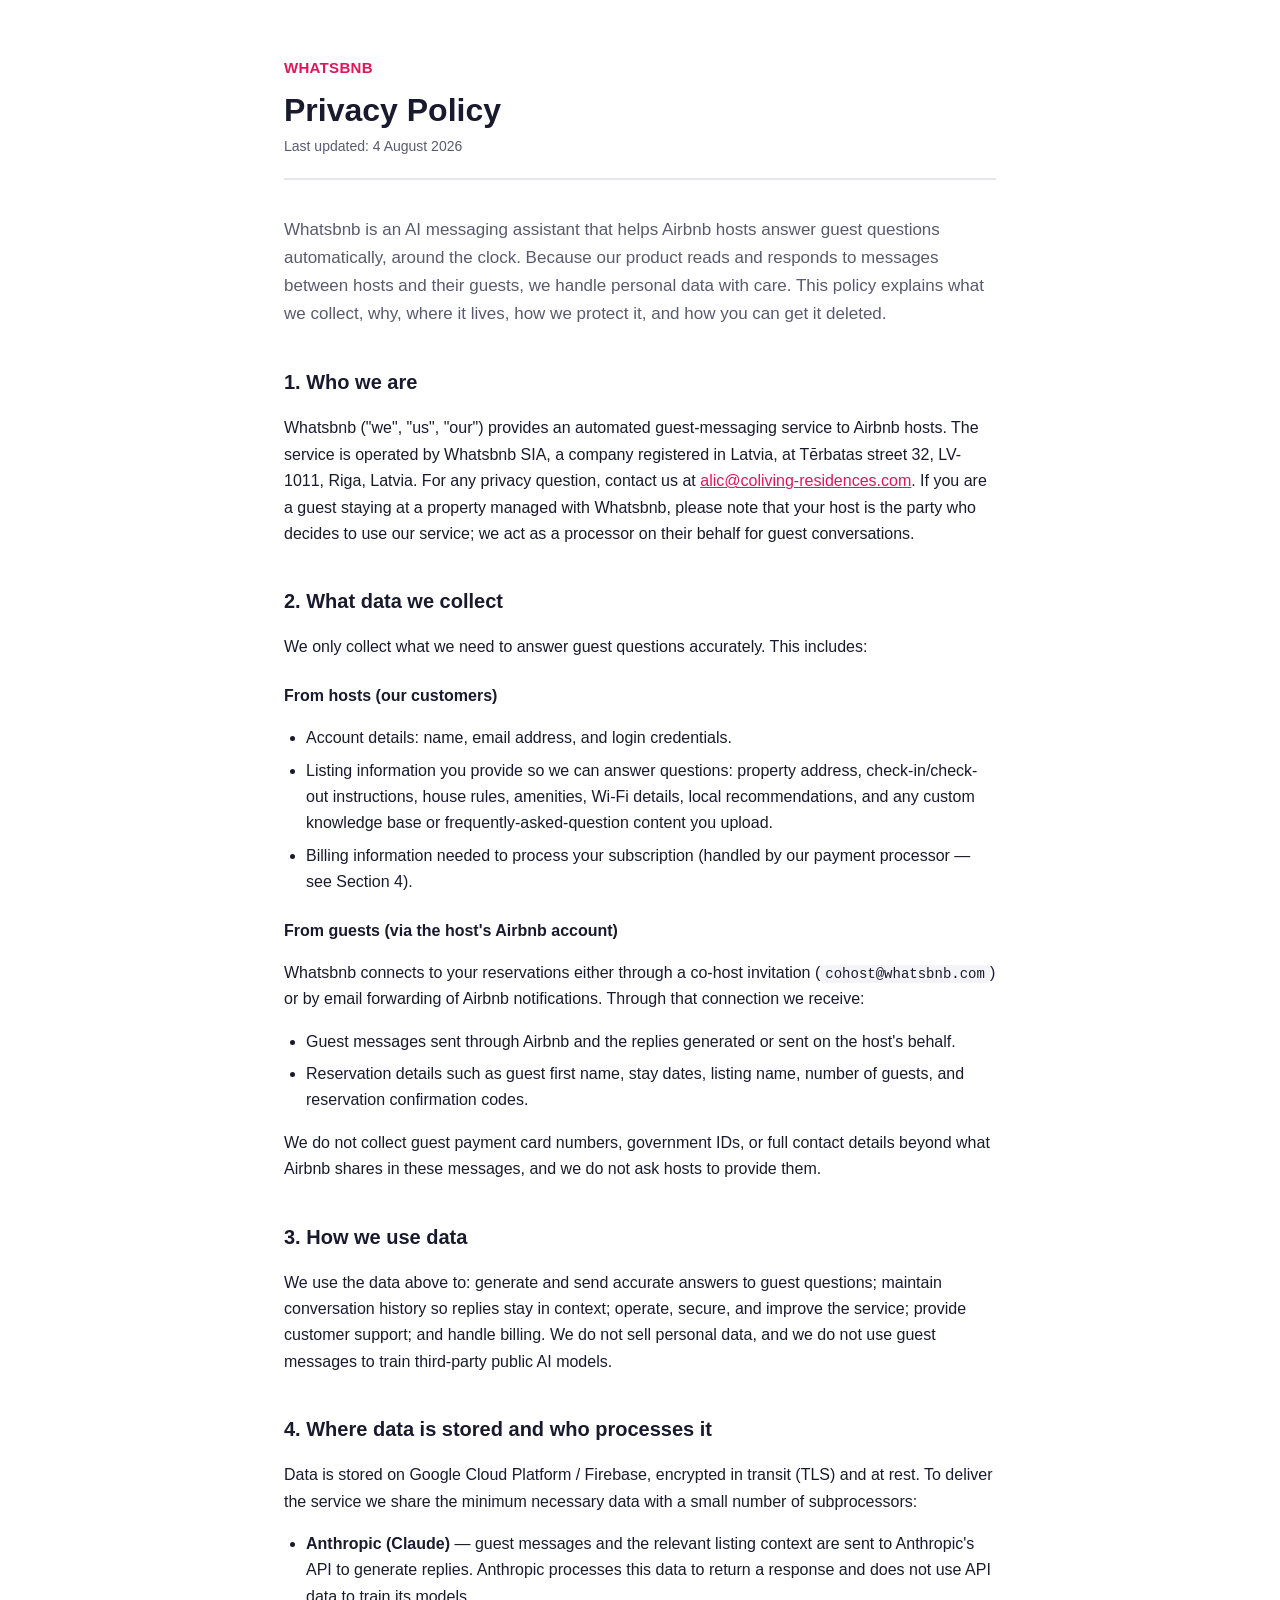
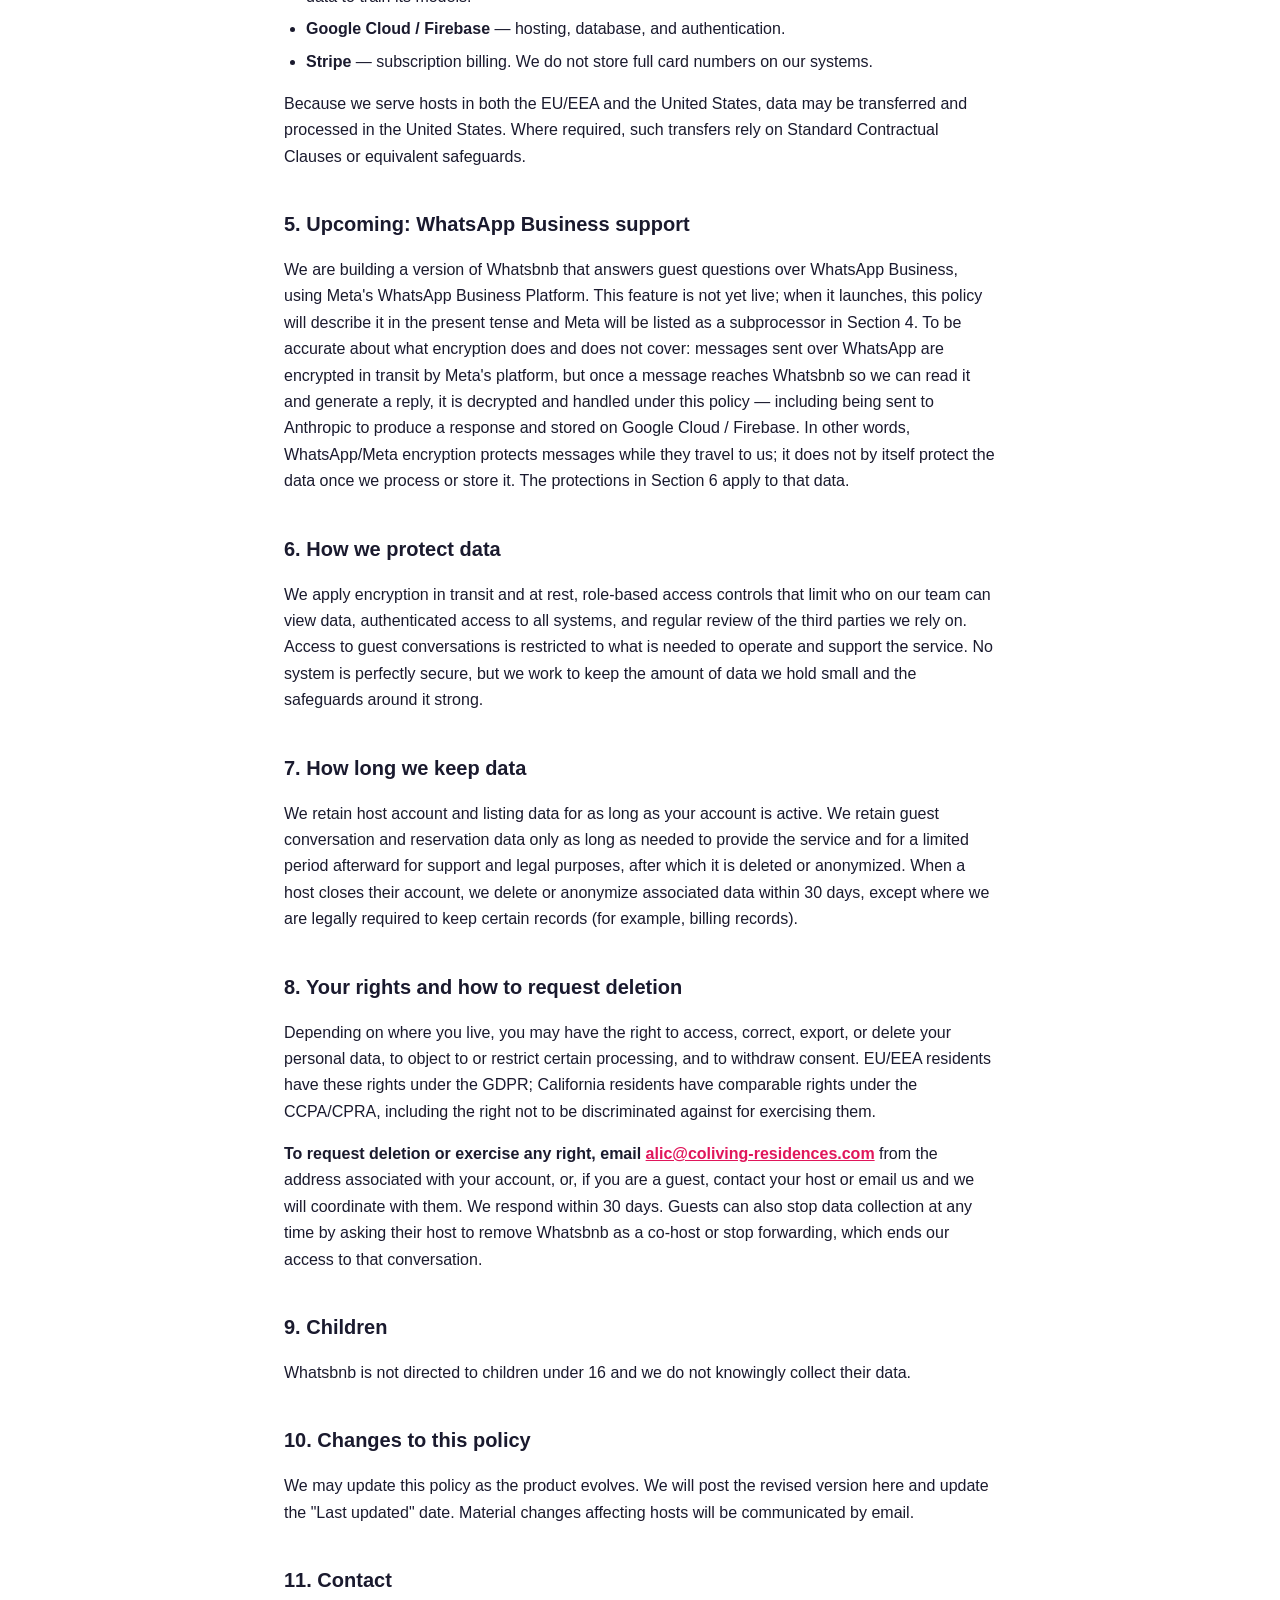
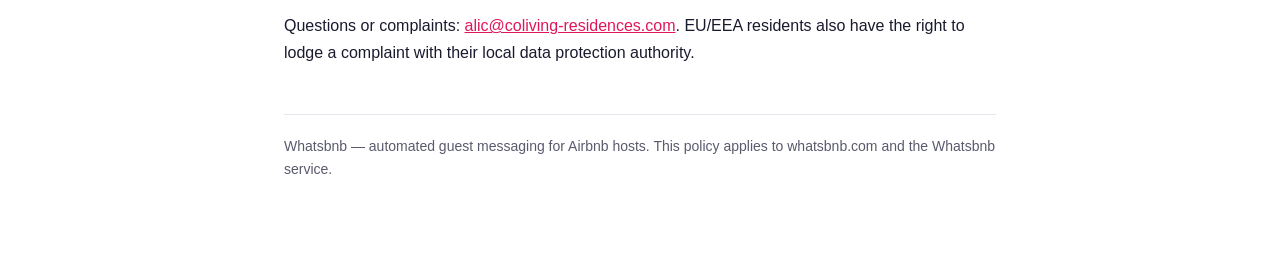
<file: privacy.html>
<!DOCTYPE html>
<html lang="en">
<head>
  <meta charset="utf-8">
  <meta name="viewport" content="width=device-width, initial-scale=1">
  <title>Privacy Policy — Whatsbnb</title>
  <meta name="description" content="How Whatsbnb collects, stores, protects, and deletes data for Airbnb hosts and their guests.">
  <style>
    :root { --ink:#1a1a2e; --muted:#5a5a6e; --line:#e6e6ee; --accent:#e0165b; --bg:#ffffff; }
    * { box-sizing:border-box; }
    body { margin:0; background:var(--bg); color:var(--ink);
      font:16px/1.65 -apple-system,BlinkMacSystemFont,"Segoe UI",Roboto,Helvetica,Arial,sans-serif; }
    .wrap { max-width:760px; margin:0 auto; padding:56px 24px 80px; }
    header { border-bottom:2px solid var(--line); padding-bottom:20px; margin-bottom:36px; }
    .brand { font-weight:700; font-size:15px; letter-spacing:.02em; color:var(--accent); text-transform:uppercase; }
    h1 { font-size:32px; line-height:1.2; margin:10px 0 6px; }
    .meta { color:var(--muted); font-size:14px; margin:0; }
    h2 { font-size:20px; margin:38px 0 10px; }
    h3 { font-size:16px; margin:22px 0 6px; }
    p, li { color:var(--ink); }
    ul { padding-left:22px; }
    li { margin:6px 0; }
    a { color:var(--accent); }
    .intro { color:var(--muted); font-size:17px; }
    footer { margin-top:48px; padding-top:20px; border-top:1px solid var(--line); color:var(--muted); font-size:14px; }
    code { background:#f4f4f8; padding:1px 5px; border-radius:4px; font-size:14px; }
  </style>
</head>
<body>
  <div class="wrap">
    <header>
      <div class="brand">Whatsbnb</div>
      <h1>Privacy Policy</h1>
      <p class="meta">Last updated: 4 August 2026</p>
    </header>

    <p class="intro">Whatsbnb is an AI messaging assistant that helps Airbnb hosts answer guest
    questions automatically, around the clock. Because our product reads and responds to messages
    between hosts and their guests, we handle personal data with care. This policy explains what we
    collect, why, where it lives, how we protect it, and how you can get it deleted.</p>

    <h2>1. Who we are</h2>
    <p>Whatsbnb ("we", "us", "our") provides an automated guest-messaging service to Airbnb hosts.
    The service is operated by Whatsbnb SIA, a company registered in Latvia, at Tērbatas street 32,
    LV-1011, Riga, Latvia. For any privacy question,
    contact us at <a href="mailto:alic@coliving-residences.com">alic@coliving-residences.com</a>. If you are a guest
    staying at a property managed with Whatsbnb, please note that your host is the party who decides
    to use our service; we act as a processor on their behalf for guest conversations.</p>

    <h2>2. What data we collect</h2>
    <p>We only collect what we need to answer guest questions accurately. This includes:</p>
    <h3>From hosts (our customers)</h3>
    <ul>
      <li>Account details: name, email address, and login credentials.</li>
      <li>Listing information you provide so we can answer questions: property address,
      check-in/check-out instructions, house rules, amenities, Wi-Fi details, local recommendations,
      and any custom knowledge base or frequently-asked-question content you upload.</li>
      <li>Billing information needed to process your subscription (handled by our payment processor —
      see Section 4).</li>
    </ul>
    <h3>From guests (via the host's Airbnb account)</h3>
    <p>Whatsbnb connects to your reservations either through a co-host invitation
    (<code>cohost@whatsbnb.com</code>) or by email forwarding of Airbnb notifications. Through that
    connection we receive:</p>
    <ul>
      <li>Guest messages sent through Airbnb and the replies generated or sent on the host's behalf.</li>
      <li>Reservation details such as guest first name, stay dates, listing name, number of guests,
      and reservation confirmation codes.</li>
    </ul>
    <p>We do not collect guest payment card numbers, government IDs, or full contact details beyond
    what Airbnb shares in these messages, and we do not ask hosts to provide them.</p>

    <h2>3. How we use data</h2>
    <p>We use the data above to: generate and send accurate answers to guest questions; maintain
    conversation history so replies stay in context; operate, secure, and improve the service; provide
    customer support; and handle billing. We do not sell personal data, and we do not use guest
    messages to train third-party public AI models.</p>

    <h2>4. Where data is stored and who processes it</h2>
    <p>Data is stored on Google Cloud Platform / Firebase, encrypted in transit (TLS) and at rest. To
    deliver the service we share the minimum necessary data with a small number of subprocessors:</p>
    <ul>
      <li><strong>Anthropic (Claude)</strong> — guest messages and the relevant listing context are
      sent to Anthropic's API to generate replies. Anthropic processes this data to return a response
      and does not use API data to train its models.</li>
      <li><strong>Google Cloud / Firebase</strong> — hosting, database, and authentication.</li>
      <li><strong>Stripe</strong> — subscription billing. We do not store
      full card numbers on our systems.</li>
    </ul>
    <p>Because we serve hosts in both the EU/EEA and the United States, data may be transferred and
    processed in the United States. Where required, such transfers rely on Standard Contractual
    Clauses or equivalent safeguards.</p>

    <h2>5. Upcoming: WhatsApp Business support</h2>
    <p>We are building a version of Whatsbnb that answers guest questions over WhatsApp Business, using
    Meta's WhatsApp Business Platform. This feature is not yet live; when it launches, this policy will
    describe it in the present tense and Meta will be listed as a subprocessor in Section 4. To be
    accurate about what encryption does and does not cover: messages sent over WhatsApp are encrypted
    in transit by Meta's platform, but once a message reaches Whatsbnb so we can read it and generate a
    reply, it is decrypted and handled under this policy — including being sent to Anthropic to produce
    a response and stored on Google Cloud / Firebase. In other words, WhatsApp/Meta encryption protects
    messages while they travel to us; it does not by itself protect the data once we process or store it.
    The protections in Section 6 apply to that data.</p>

    <h2>6. How we protect data</h2>
    <p>We apply encryption in transit and at rest, role-based access controls that limit who on our
    team can view data, authenticated access to all systems, and regular review of the third parties
    we rely on. Access to guest conversations is restricted to what is needed to operate and support
    the service. No system is perfectly secure, but we work to keep the amount of data we hold small
    and the safeguards around it strong.</p>

    <h2>7. How long we keep data</h2>
    <p>We retain host account and listing data for as long as your account is active. We retain guest
    conversation and reservation data only as long as needed to provide the service and for a limited
    period afterward for support and legal purposes, after which it is deleted or anonymized. When a
    host closes their account, we delete or anonymize associated data within 30 days, except where we
    are legally required to keep certain records (for example, billing records).</p>

    <h2>8. Your rights and how to request deletion</h2>
    <p>Depending on where you live, you may have the right to access, correct, export, or delete your
    personal data, to object to or restrict certain processing, and to withdraw consent. EU/EEA
    residents have these rights under the GDPR; California residents have comparable rights under the
    CCPA/CPRA, including the right not to be discriminated against for exercising them.</p>
    <p><strong>To request deletion or exercise any right, email
    <a href="mailto:alic@coliving-residences.com">alic@coliving-residences.com</a></strong> from the address associated
    with your account, or, if you are a guest, contact your host or email us and we will coordinate
    with them. We respond within 30 days. Guests can also stop data collection at any time by asking
    their host to remove Whatsbnb as a co-host or stop forwarding, which ends our access to that
    conversation.</p>

    <h2>9. Children</h2>
    <p>Whatsbnb is not directed to children under 16 and we do not knowingly collect their data.</p>

    <h2>10. Changes to this policy</h2>
    <p>We may update this policy as the product evolves. We will post the revised version here and
    update the "Last updated" date. Material changes affecting hosts will be communicated by email.</p>

    <h2>11. Contact</h2>
    <p>Questions or complaints: <a href="mailto:alic@coliving-residences.com">alic@coliving-residences.com</a>. EU/EEA
    residents also have the right to lodge a complaint with their local data protection authority.</p>

    <footer>
      Whatsbnb — automated guest messaging for Airbnb hosts. This policy applies to whatsbnb.com and
      the Whatsbnb service.
    </footer>
  </div>
</body>
</html>
</file>
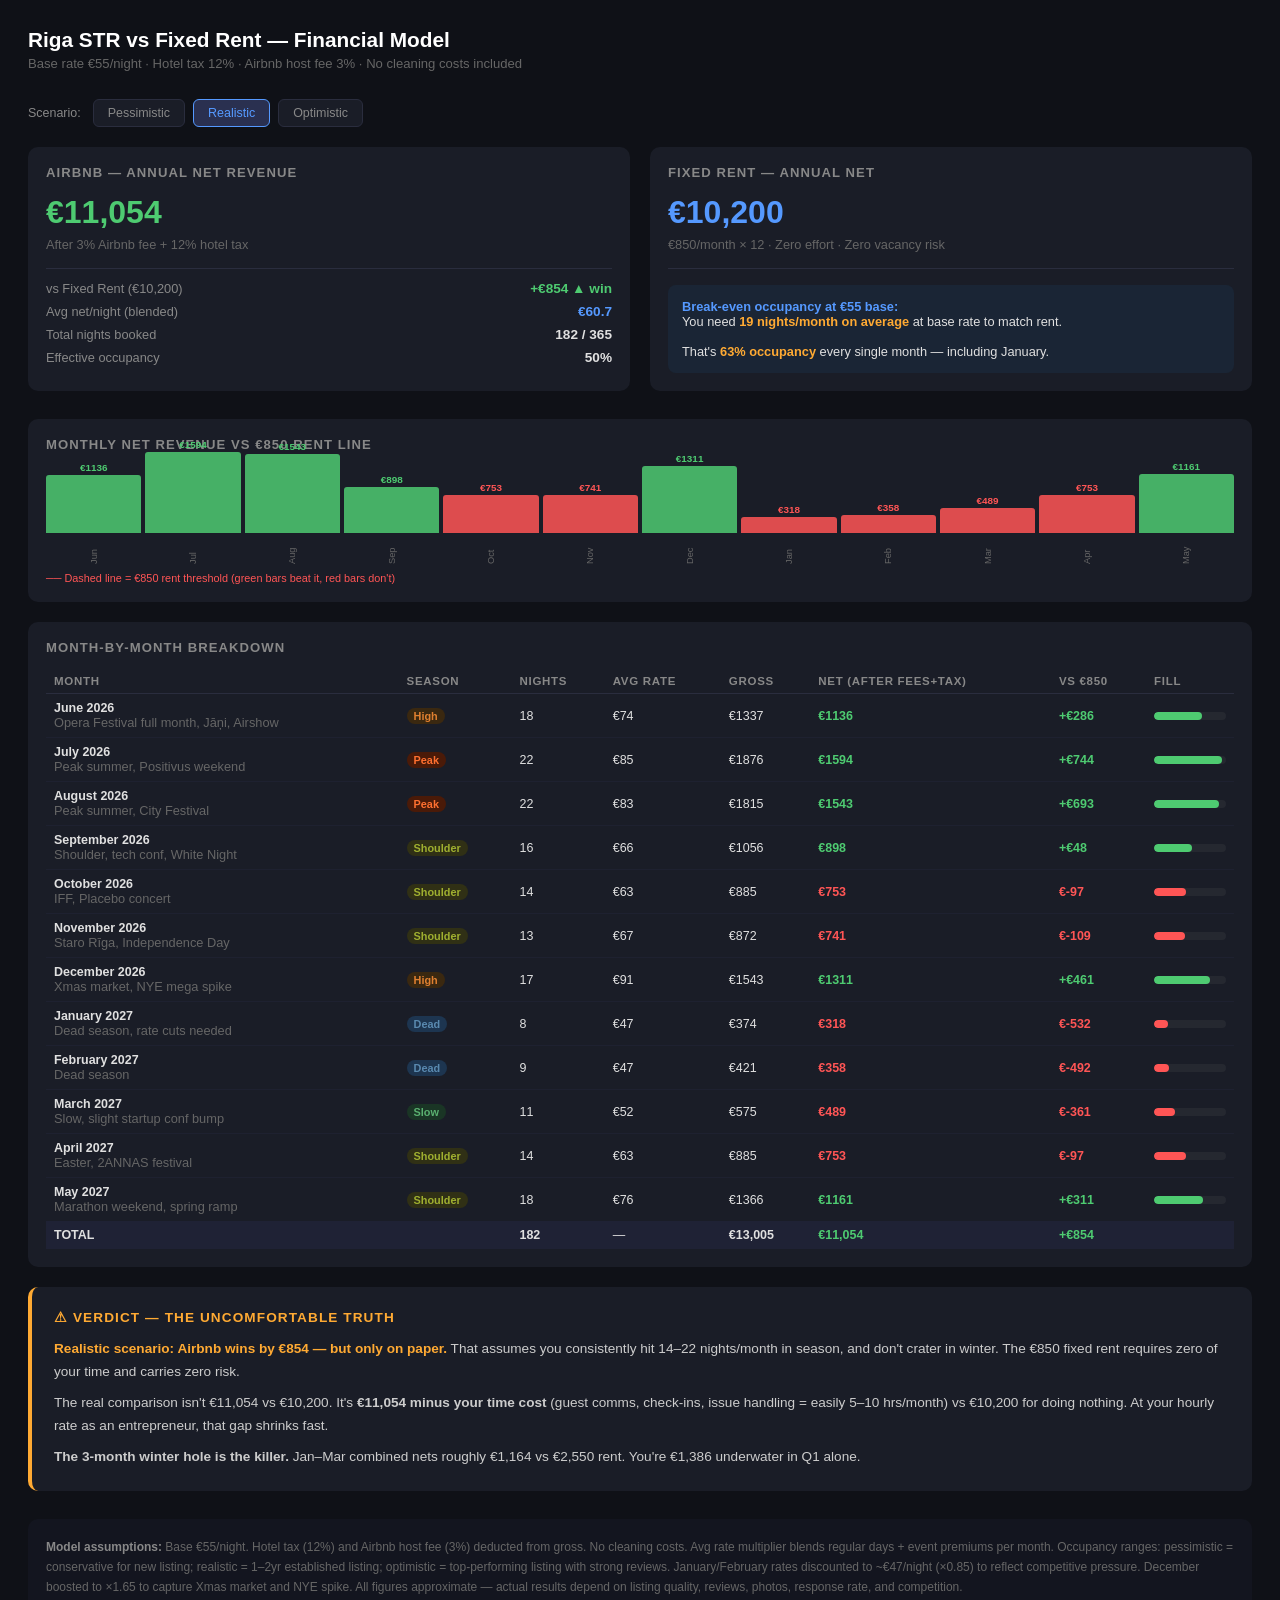
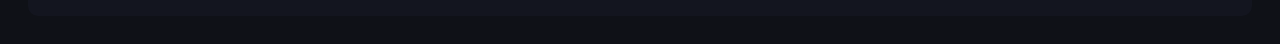
<file: riga_airbnb_model.html>
<!DOCTYPE html>
<html lang="en">
<head>
<meta charset="UTF-8">
<meta name="viewport" content="width=device-width, initial-scale=1.0">
<title>Riga Airbnb vs Fixed Rent Model</title>
<style>
  * { box-sizing: border-box; margin: 0; padding: 0; }
  body { font-family: 'Segoe UI', Arial, sans-serif; background: #0f1117; color: #e0e0e0; padding: 28px; font-size: 14px; }

  h1 { font-size: 1.3rem; color: #fff; margin-bottom: 4px; }
  .subtitle { color: #666; font-size: 0.82rem; margin-bottom: 28px; }

  .two-col { display: grid; grid-template-columns: 1fr 1fr; gap: 20px; margin-bottom: 28px; }
  @media(max-width:700px) { .two-col { grid-template-columns: 1fr; } }

  .card { background: #1a1d27; border-radius: 10px; padding: 18px; }
  .card h3 { font-size: 0.82rem; color: #888; text-transform: uppercase; letter-spacing: 0.08em; margin-bottom: 14px; }

  .big-number { font-size: 2rem; font-weight: 800; }
  .green { color: #4ecb71; }
  .red   { color: #ff5555; }
  .amber { color: #ffaa33; }
  .blue  { color: #5599ff; }
  .purple{ color: #bb88ff; }
  .muted { color: #666; font-size: 0.8rem; }

  table { width: 100%; border-collapse: collapse; font-size: 0.78rem; }
  th { text-align: left; color: #888; font-weight: 600; padding: 6px 8px; border-bottom: 1px solid #2a2d3e; font-size: 0.72rem; text-transform: uppercase; letter-spacing: 0.06em; }
  td { padding: 7px 8px; border-bottom: 1px solid #1e2130; vertical-align: middle; }
  tr:last-child td { border-bottom: none; }
  tr:hover td { background: #1f2235; }

  .bar-wrap { width: 100%; height: 8px; background: #252830; border-radius: 4px; overflow: hidden; }
  .bar-fill { height: 100%; border-radius: 4px; transition: width 0.3s; }

  .season-badge { padding: 2px 7px; border-radius: 12px; font-size: 0.68rem; font-weight: 600; display: inline-block; }
  .s-dead    { background: #1d3550; color: #5a8ab0; }
  .s-slow    { background: #1a3525; color: #5ab070; }
  .s-shoulder{ background: #303015; color: #a0b030; }
  .s-high    { background: #3a2810; color: #e08030; }
  .s-peak    { background: #4a1a08; color: #ff7030; }

  .verdict { background: #1a1d27; border-radius: 10px; padding: 22px; margin-bottom: 28px; border-left: 4px solid #ffaa33; }
  .verdict h3 { color: #ffaa33; font-size: 0.85rem; text-transform: uppercase; letter-spacing: 0.08em; margin-bottom: 12px; }
  .verdict p { line-height: 1.7; color: #ccc; font-size: 0.85rem; margin-bottom: 8px; }
  .verdict p:last-child { margin-bottom: 0; }

  .assumptions { background: #13151f; border-radius: 10px; padding: 18px; font-size: 0.75rem; color: #666; line-height: 1.7; }
  .assumptions strong { color: #888; }

  .delta-bar { display: flex; align-items: center; gap: 8px; margin-top: 6px; }
  .delta-label { font-size: 0.72rem; color: #666; min-width: 90px; }
  .delta-val { font-size: 0.8rem; font-weight: 700; min-width: 60px; text-align: right; }

  .summary-row { display: flex; justify-content: space-between; margin-bottom: 8px; }
  .summary-label { color: #888; font-size: 0.8rem; }
  .summary-val { font-weight: 700; font-size: 0.85rem; }

  .divider { border: none; border-top: 1px solid #2a2d3e; margin: 12px 0; }

  .breakeven { background: #1a2535; border-radius: 8px; padding: 14px; margin-top: 16px; font-size: 0.8rem; }
  .breakeven strong { color: #5599ff; }

  .toggle-wrap { display: flex; gap: 8px; margin-bottom: 20px; flex-wrap: wrap; }
  .toggle-btn { padding: 6px 14px; border-radius: 6px; border: 1px solid #2a2d3e; background: #1a1d27; color: #888; font-size: 0.78rem; cursor: pointer; transition: all 0.2s; }
  .toggle-btn.active { background: #2a3050; border-color: #5599ff; color: #5599ff; }

  .monthly-chart { display: flex; align-items: flex-end; gap: 4px; height: 100px; padding: 0 0 4px; }
  .bar-col { display: flex; flex-direction: column; align-items: center; flex: 1; }
  .bar-rect { width: 100%; border-radius: 3px 3px 0 0; min-height: 4px; }
  .bar-label { font-size: 0.58rem; color: #666; margin-top: 3px; writing-mode: vertical-lr; transform: rotate(180deg); height: 28px; }
  .rent-line { position: absolute; width: 100%; border-top: 2px dashed rgba(255,85,85,0.5); }
</style>
</head>
<body>

<h1>Riga STR vs Fixed Rent — Financial Model</h1>
<p class="subtitle">Base rate €55/night · Hotel tax 12% · Airbnb host fee 3% · No cleaning costs included</p>

<div id="app"></div>

<script>
// ─── DATA ──────────────────────────────────────────────────────────────────
const BASE = 55;
const AIRBNB_FEE = 0.03;
const HOTEL_TAX = 0.12;
const FIXED_RENT = 850;

// Monthly data: [name, season, occ_pessimistic, occ_realistic, occ_optimistic, avg_rate_multiplier, notes]
// Occupancy = nights booked out of ~30
// Rate multiplier accounts for event days blended into the month average
const MONTHS = [
  { name:"Jun",  full:"June 2026",     season:"high",     occ:[14,18,22], mult:1.35, note:"Opera Festival full month, Jāņi, Airshow" },
  { name:"Jul",  full:"July 2026",     season:"peak",     occ:[18,22,26], mult:1.55, note:"Peak summer, Positivus weekend" },
  { name:"Aug",  full:"August 2026",   season:"peak",     occ:[18,22,25], mult:1.50, note:"Peak summer, City Festival" },
  { name:"Sep",  full:"September 2026",season:"shoulder", occ:[12,16,20], mult:1.20, note:"Shoulder, tech conf, White Night" },
  { name:"Oct",  full:"October 2026",  season:"shoulder", occ:[10,14,18], mult:1.15, note:"IFF, Placebo concert" },
  { name:"Nov",  full:"November 2026", season:"shoulder", occ:[9,13,17],  mult:1.22, note:"Staro Rīga, Independence Day" },
  { name:"Dec",  full:"December 2026", season:"high",     occ:[13,17,21], mult:1.65, note:"Xmas market, NYE mega spike" },
  { name:"Jan",  full:"January 2027",  season:"dead",     occ:[5,8,11],   mult:0.85, note:"Dead season, rate cuts needed" },
  { name:"Feb",  full:"February 2027", season:"dead",     occ:[6,9,12],   mult:0.85, note:"Dead season" },
  { name:"Mar",  full:"March 2027",    season:"slow",     occ:[7,11,14],  mult:0.95, note:"Slow, slight startup conf bump" },
  { name:"Apr",  full:"April 2027",    season:"shoulder", occ:[10,14,18], mult:1.15, note:"Easter, 2ANNAS festival" },
  { name:"May",  full:"May 2027",      season:"shoulder", occ:[13,18,22], mult:1.38, note:"Marathon weekend, spring ramp" },
];

const SEASON_LABELS = { dead:"Dead", slow:"Slow", shoulder:"Shoulder", high:"High", peak:"Peak" };
const SEASON_CLASS  = { dead:"s-dead", slow:"s-slow", shoulder:"s-shoulder", high:"s-high", peak:"s-peak" };

function grossPerNight(mult) { return BASE * mult; }
function netPerNight(mult) {
  const gross = grossPerNight(mult);
  const afterTax  = gross / (1 + HOTEL_TAX);   // tax is on top of what guest pays, host remits it
  // Actually simpler model: host earns gross, pays 3% fee, hotel tax is 12% of gross remitted
  // Net = gross * (1 - AIRBNB_FEE) - gross * HOTEL_TAX
  return gross * (1 - AIRBNB_FEE - HOTEL_TAX);
}

function monthRevenue(m, scenario) {
  // scenario: 0=pessimistic, 1=realistic, 2=optimistic
  const nights = m.occ[scenario];
  return netPerNight(m.mult) * nights;
}

let currentScenario = 1; // default realistic

function calcTotals(scenario) {
  return MONTHS.reduce((sum, m) => sum + monthRevenue(m, scenario), 0);
}

function render() {
  const s = currentScenario;
  const totalSTR = calcTotals(s);
  const totalRent = FIXED_RENT * 12;
  const delta = totalSTR - totalRent;
  const deltaSign = delta >= 0 ? "+" : "";

  // monthly chart max for scaling
  const maxRev = Math.max(...MONTHS.map(m => monthRevenue(m, 2)), FIXED_RENT);

  let html = `
  <div class="toggle-wrap">
    <span style="color:#888;font-size:0.78rem;align-self:center;margin-right:4px;">Scenario:</span>
    ${["Pessimistic","Realistic","Optimistic"].map((l,i) => `
      <button class="toggle-btn ${s===i?'active':''}" onclick="setScenario(${i})">${l}</button>
    `).join('')}
  </div>

  <div class="two-col">
    <div class="card">
      <h3>Airbnb — Annual Net Revenue</h3>
      <div class="big-number ${delta>=0?'green':'red'}" style="margin-bottom:6px;">€${Math.round(totalSTR).toLocaleString()}</div>
      <div class="muted" style="margin-bottom:16px;">After 3% Airbnb fee + 12% hotel tax</div>
      <hr class="divider">
      <div class="summary-row"><span class="summary-label">vs Fixed Rent (€10,200)</span><span class="summary-val ${delta>=0?'green':'red'}">${deltaSign}€${Math.round(Math.abs(delta)).toLocaleString()} ${delta>=0?'▲ win':'▼ loss'}</span></div>
      <div class="summary-row"><span class="summary-label">Avg net/night (blended)</span><span class="summary-val blue">€${(totalSTR / MONTHS.reduce((s2,m)=>s2+m.occ[currentScenario],0)).toFixed(1)}</span></div>
      <div class="summary-row"><span class="summary-label">Total nights booked</span><span class="summary-val">${MONTHS.reduce((s2,m)=>s2+m.occ[currentScenario],0)} / 365</span></div>
      <div class="summary-row"><span class="summary-label">Effective occupancy</span><span class="summary-val">${(MONTHS.reduce((s2,m)=>s2+m.occ[currentScenario],0)/365*100).toFixed(0)}%</span></div>
    </div>
    <div class="card">
      <h3>Fixed Rent — Annual Net</h3>
      <div class="big-number blue" style="margin-bottom:6px;">€10,200</div>
      <div class="muted" style="margin-bottom:16px;">€850/month × 12 · Zero effort · Zero vacancy risk</div>
      <hr class="divider">
      <div class="breakeven">
        <strong>Break-even occupancy at €55 base:</strong><br>
        You need <strong style="color:#ffaa33;">${Math.ceil(10200 / (netPerNight(1) * 12))} nights/month on average</strong> at base rate to match rent.<br><br>
        That's <strong style="color:#ffaa33;">${(Math.ceil(10200 / (netPerNight(1) * 12))/30*100).toFixed(0)}% occupancy</strong> every single month — including January.
      </div>
    </div>
  </div>

  <!-- Monthly bar chart -->
  <div class="card" style="margin-bottom:20px;">
    <h3 style="margin-bottom:16px;">Monthly Net Revenue vs €850 Rent Line</h3>
    <div style="position:relative;">
      <div class="monthly-chart">
        ${MONTHS.map(m => {
          const rev = monthRevenue(m, s);
          const heightPct = (rev / maxRev) * 96;
          const color = rev >= FIXED_RENT ? '#4ecb71' : '#ff5555';
          return `
          <div class="bar-col">
            <div style="font-size:0.62rem;color:${color};margin-bottom:2px;font-weight:700;">€${Math.round(rev)}</div>
            <div class="bar-rect" style="height:${heightPct}px;background:${color};opacity:0.85;"></div>
            <div class="bar-label">${m.name}</div>
          </div>`;
        }).join('')}
      </div>
      <div style="font-size:0.68rem;color:#ff5555;margin-top:4px;">── Dashed line = €850 rent threshold (green bars beat it, red bars don't)</div>
    </div>
  </div>

  <!-- Monthly breakdown table -->
  <div class="card" style="margin-bottom:20px;">
    <h3 style="margin-bottom:14px;">Month-by-Month Breakdown</h3>
    <table>
      <thead>
        <tr>
          <th>Month</th>
          <th>Season</th>
          <th>Nights</th>
          <th>Avg Rate</th>
          <th>Gross</th>
          <th>Net (after fees+tax)</th>
          <th>vs €850</th>
          <th>Fill</th>
        </tr>
      </thead>
      <tbody>
        ${MONTHS.map(m => {
          const nights = m.occ[s];
          const avgRate = grossPerNight(m.mult);
          const gross = avgRate * nights;
          const net = monthRevenue(m, s);
          const diff = net - FIXED_RENT;
          const fillPct = Math.min(100, (net / (FIXED_RENT * 2)) * 100);
          const color = diff >= 0 ? '#4ecb71' : '#ff5555';
          return `<tr>
            <td><strong>${m.full}</strong><br><span class="muted">${m.note}</span></td>
            <td><span class="season-badge ${SEASON_CLASS[m.season]}">${SEASON_LABELS[m.season]}</span></td>
            <td>${nights}</td>
            <td>€${avgRate.toFixed(0)}</td>
            <td>€${Math.round(gross)}</td>
            <td><strong style="color:${color}">€${Math.round(net)}</strong></td>
            <td style="color:${color};font-weight:700;">${diff>=0?'+':''}€${Math.round(diff)}</td>
            <td style="min-width:60px;">
              <div class="bar-wrap"><div class="bar-fill" style="width:${fillPct}%;background:${color};"></div></div>
            </td>
          </tr>`;
        }).join('')}
      </tbody>
      <tfoot>
        <tr style="background:#1f2235;">
          <td colspan="2"><strong>TOTAL</strong></td>
          <td><strong>${MONTHS.reduce((s2,m)=>s2+m.occ[s],0)}</strong></td>
          <td>—</td>
          <td><strong>€${Math.round(MONTHS.reduce((s2,m)=>s2+grossPerNight(m.mult)*m.occ[s],0)).toLocaleString()}</strong></td>
          <td><strong style="color:${delta>=0?'#4ecb71':'#ff5555'}">€${Math.round(totalSTR).toLocaleString()}</strong></td>
          <td style="color:${delta>=0?'#4ecb71':'#ff5555'};font-weight:700;">${deltaSign}€${Math.round(Math.abs(delta)).toLocaleString()}</td>
          <td></td>
        </tr>
      </tfoot>
    </table>
  </div>

  <div class="verdict">
    <h3>⚠ Verdict — The Uncomfortable Truth</h3>
    ${s===1 ? `
    <p><strong style="color:#ffaa33;">Realistic scenario: Airbnb wins by €${Math.round(Math.abs(delta)).toLocaleString()} — but only on paper.</strong> That assumes you consistently hit 14–22 nights/month in season, and don't crater in winter. The €850 fixed rent requires zero of your time and carries zero risk.</p>
    <p>The real comparison isn't €${Math.round(totalSTR).toLocaleString()} vs €10,200. It's <strong>€${Math.round(totalSTR).toLocaleString()} minus your time cost</strong> (guest comms, check-ins, issue handling = easily 5–10 hrs/month) vs €10,200 for doing nothing. At your hourly rate as an entrepreneur, that gap shrinks fast.</p>
    <p><strong>The 3-month winter hole is the killer.</strong> Jan–Mar combined nets roughly €${Math.round(MONTHS.filter(m=>['Jan','Feb','Mar'].includes(m.name)).reduce((s2,m)=>s2+monthRevenue(m,1),0)).toLocaleString()} vs €2,550 rent. You're €${Math.round(2550 - MONTHS.filter(m=>['Jan','Feb','Mar'].includes(m.name)).reduce((s2,m)=>s2+monthRevenue(m,1),0)).toLocaleString()} underwater in Q1 alone.</p>
    ` : s===0 ? `
    <p><strong style="color:#ff5555;">Pessimistic scenario: Airbnb loses by €${Math.round(Math.abs(delta)).toLocaleString()}.</strong> This is entirely plausible for a new listing with no reviews in year one. Riga has significant STR competition in central areas.</p>
    <p>If you launch cold in June with zero reviews, expect the first 2–3 months to look closer to pessimistic than realistic as you build your ranking.</p>
    ` : `
    <p><strong style="color:#4ecb71;">Optimistic scenario: Airbnb wins by €${Math.round(Math.abs(delta)).toLocaleString()}.</strong> This requires strong reviews, good photos, active pricing management, and some luck on event bookings. Achievable — but not in year one for most new listings.</p>
    <p>The optimistic case also assumes you capture NYE at 3–5× rate, the Opera Festival, and the Marathon at full premium. That only happens if your listing is already ranked and reviewed before those dates.</p>
    `}
  </div>

  <div class="assumptions">
    <strong>Model assumptions:</strong> Base €55/night. Hotel tax (12%) and Airbnb host fee (3%) deducted from gross. No cleaning costs. Avg rate multiplier blends regular days + event premiums per month. Occupancy ranges: pessimistic = conservative for new listing; realistic = 1–2yr established listing; optimistic = top-performing listing with strong reviews. January/February rates discounted to ~€47/night (×0.85) to reflect competitive pressure. December boosted to ×1.65 to capture Xmas market and NYE spike. All figures approximate — actual results depend on listing quality, reviews, photos, response rate, and competition.
  </div>
  `;

  document.getElementById('app').innerHTML = html;
}

function setScenario(i) {
  currentScenario = i;
  render();
}

render();
</script>
</body>
</html>
</file>
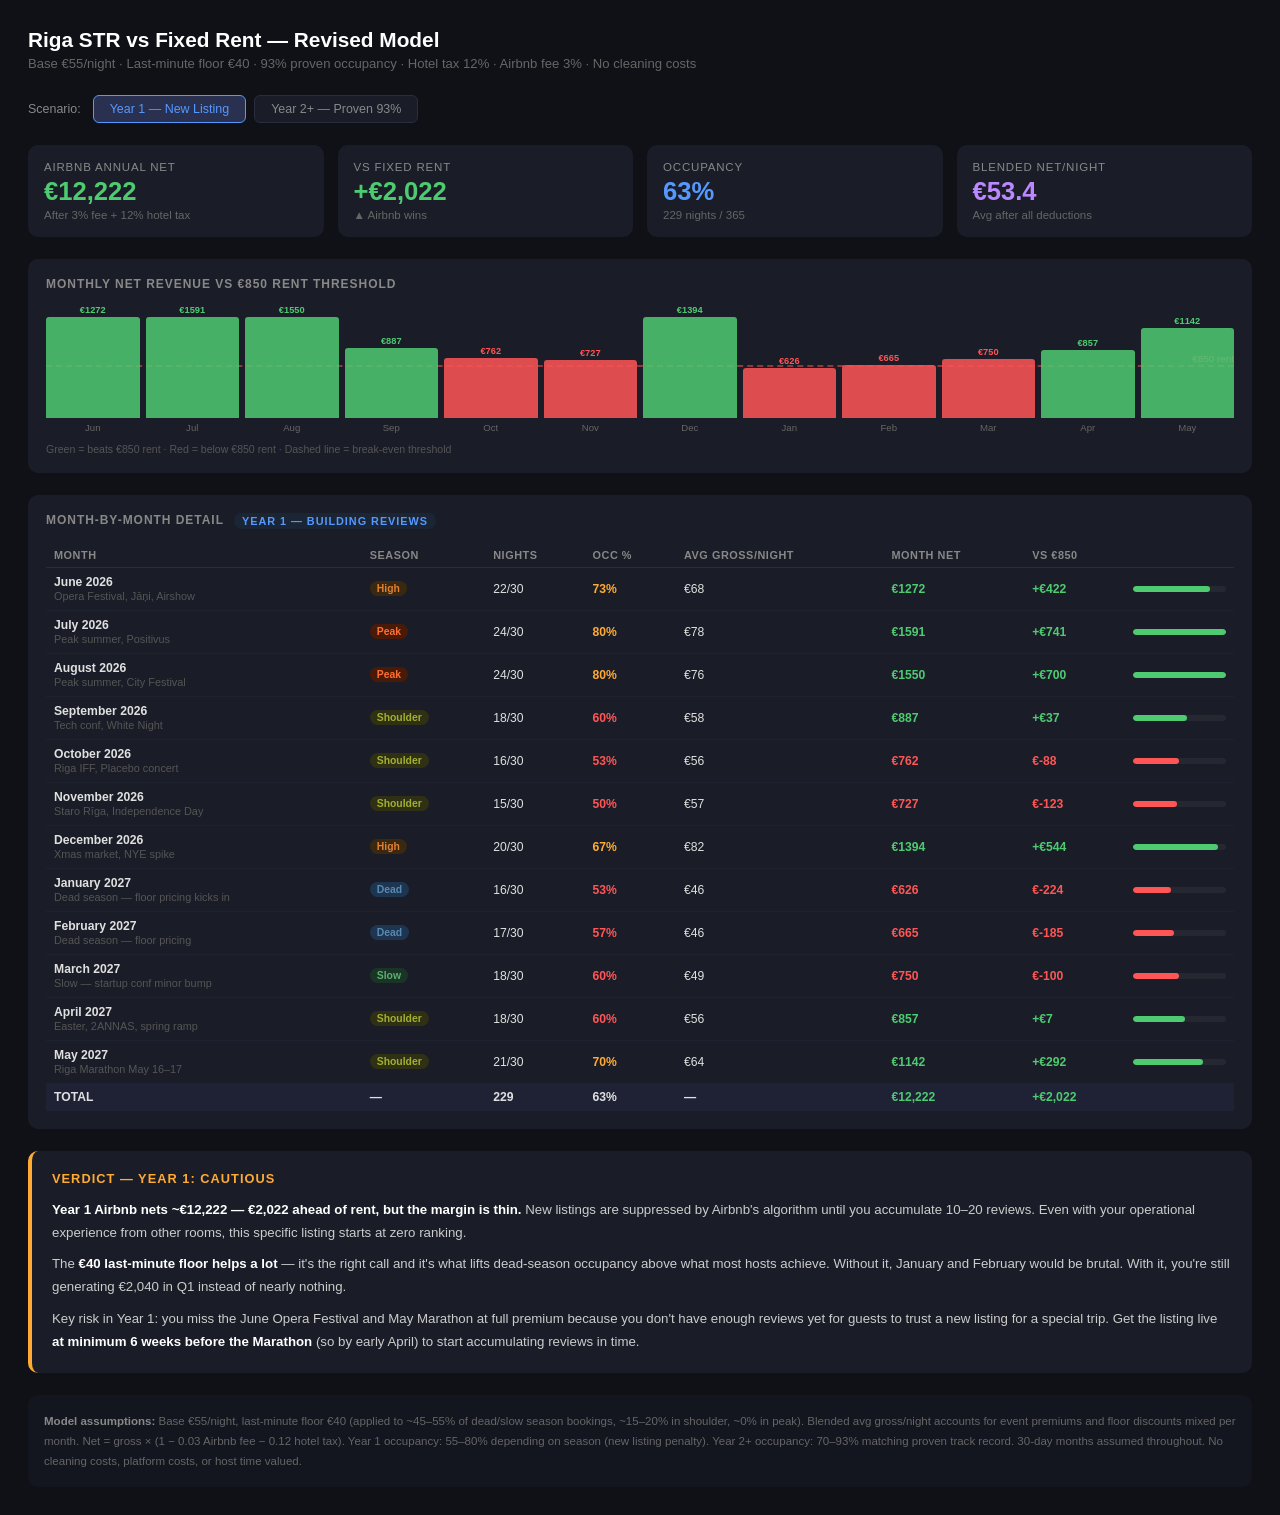
<file: riga_airbnb_model2.html>
<!DOCTYPE html>
<html lang="en">
<head>
<meta charset="UTF-8">
<meta name="viewport" content="width=device-width, initial-scale=1.0">
<title>Riga Airbnb vs Fixed Rent — Revised Model</title>
<style>
  * { box-sizing: border-box; margin: 0; padding: 0; }
  body { font-family: 'Segoe UI', Arial, sans-serif; background: #0f1117; color: #e0e0e0; padding: 28px; font-size: 14px; }
  h1 { font-size: 1.3rem; color: #fff; margin-bottom: 4px; }
  .subtitle { color: #666; font-size: 0.82rem; margin-bottom: 24px; }

  .toggle-wrap { display: flex; gap: 8px; margin-bottom: 22px; flex-wrap: wrap; align-items: center; }
  .toggle-label { color: #888; font-size: 0.78rem; margin-right: 4px; }
  .toggle-btn { padding: 6px 16px; border-radius: 6px; border: 1px solid #2a2d3e; background: #1a1d27; color: #888; font-size: 0.78rem; cursor: pointer; }
  .toggle-btn.active { background: #2a3050; border-color: #5599ff; color: #5599ff; }

  .kpi-row { display: grid; grid-template-columns: repeat(4, 1fr); gap: 14px; margin-bottom: 22px; }
  @media(max-width:700px) { .kpi-row { grid-template-columns: 1fr 1fr; } }
  .kpi { background: #1a1d27; border-radius: 10px; padding: 16px; }
  .kpi-label { font-size: 0.72rem; color: #888; text-transform: uppercase; letter-spacing: 0.07em; margin-bottom: 6px; }
  .kpi-val { font-size: 1.6rem; font-weight: 800; line-height: 1; }
  .kpi-sub { font-size: 0.72rem; color: #666; margin-top: 4px; }
  .green { color: #4ecb71; } .red { color: #ff5555; } .amber { color: #ffaa33; } .blue { color: #5599ff; } .purple { color: #bb88ff; }

  .two-col { display: grid; grid-template-columns: 1fr 1fr; gap: 18px; margin-bottom: 22px; }
  @media(max-width:700px) { .two-col { grid-template-columns: 1fr; } }
  .card { background: #1a1d27; border-radius: 10px; padding: 18px; }
  .card h3 { font-size: 0.75rem; color: #888; text-transform: uppercase; letter-spacing: 0.08em; margin-bottom: 14px; }

  /* Bar chart */
  .chart-outer { background: #1a1d27; border-radius: 10px; padding: 18px; margin-bottom: 22px; }
  .chart-outer h3 { font-size: 0.75rem; color: #888; text-transform: uppercase; letter-spacing: 0.08em; margin-bottom: 14px; }
  .chart-wrap { position: relative; }
  .chart-bars { display: flex; align-items: flex-end; gap: 6px; height: 130px; padding-bottom: 2px; }
  .bar-col { display: flex; flex-direction: column; align-items: center; flex: 1; height: 100%; justify-content: flex-end; }
  .bar-rect { width: 100%; border-radius: 3px 3px 0 0; min-height: 3px; position: relative; }
  .bar-val { font-size: 0.58rem; font-weight: 700; margin-bottom: 2px; }
  .bar-name { font-size: 0.6rem; color: #666; margin-top: 4px; }
  .rent-marker { position: absolute; left: 0; right: 0; border-top: 2px dashed rgba(255,85,85,0.5); pointer-events: none; }
  .rent-marker-label { position: absolute; right: 0; font-size: 0.62rem; color: #ff5555; transform: translateY(-14px); }

  /* Table */
  table { width: 100%; border-collapse: collapse; font-size: 0.76rem; }
  th { text-align: left; color: #888; font-weight: 600; padding: 6px 8px; border-bottom: 1px solid #2a2d3e; font-size: 0.68rem; text-transform: uppercase; letter-spacing: 0.05em; }
  td { padding: 7px 8px; border-bottom: 1px solid #1e2130; vertical-align: middle; }
  tr:last-child td { border-bottom: none; }
  tr.tfoot-row td { background: #1f2235; font-weight: 700; }

  .season-badge { padding: 2px 7px; border-radius: 12px; font-size: 0.65rem; font-weight: 600; display: inline-block; white-space: nowrap; }
  .s-dead { background:#1d3550;color:#5a8ab0; } .s-slow{background:#1a3525;color:#5ab070;}
  .s-shoulder{background:#303015;color:#a0b030;} .s-high{background:#3a2810;color:#e08030;}
  .s-peak{background:#4a1a08;color:#ff7030;}

  .mini-bar { height: 6px; border-radius: 3px; background: #252830; overflow: hidden; min-width: 50px; }
  .mini-fill { height: 100%; border-radius: 3px; }

  .verdict { background: #1a1d27; border-radius: 10px; padding: 20px; margin-bottom: 22px; border-left: 4px solid #ffaa33; }
  .verdict h3 { color: #ffaa33; font-size: 0.8rem; text-transform: uppercase; letter-spacing: 0.08em; margin-bottom: 12px; }
  .verdict p { line-height: 1.75; color: #ccc; font-size: 0.83rem; margin-bottom: 8px; }
  .verdict p:last-child { margin-bottom: 0; }
  .verdict strong { color: #fff; }

  .assumptions { background: #13151f; border-radius: 10px; padding: 16px; font-size: 0.72rem; color: #666; line-height: 1.75; }
  .assumptions strong { color: #888; }

  hr.div { border: none; border-top: 1px solid #2a2d3e; margin: 10px 0; }

  .info-pill { display: inline-block; background: #1a2535; color: #5599ff; font-size: 0.68rem; padding: 2px 8px; border-radius: 10px; margin-left: 6px; vertical-align: middle; }
</style>
</head>
<body>

<h1>Riga STR vs Fixed Rent — Revised Model</h1>
<p class="subtitle">Base €55/night · Last-minute floor €40 · 93% proven occupancy · Hotel tax 12% · Airbnb fee 3% · No cleaning costs</p>

<div class="toggle-wrap">
  <span class="toggle-label">Scenario:</span>
  <button class="toggle-btn active" onclick="setScenario(0)" id="btn0">Year 1 — New Listing</button>
  <button class="toggle-btn" onclick="setScenario(1)" id="btn1">Year 2+ — Proven 93%</button>
</div>

<div id="app"></div>

<script>
const BASE = 55;
const FLOOR = 40;
const AIRBNB_FEE = 0.03;
const HOTEL_TAX  = 0.12;
const FIXED_RENT = 850;
const FIXED_ANNUAL = FIXED_RENT * 12;

// Net multiplier after fees and tax
function net(gross) { return gross * (1 - AIRBNB_FEE - HOTEL_TAX); }

/*
  Blended avg rate model:
  Each month has a % of nights filled at premium (event rate) vs base vs floor (last-minute).
  floor_share = % of booked nights sold at €40 last-minute
  event_share = % of booked nights sold at multiplier
  base_share  = remainder at BASE
  Blended gross = event_share*BASE*mult + base_share*BASE + floor_share*FLOOR
*/

// Year 1: new listing, depressed occupancy due to no reviews + algorithm suppression
// Year 2+: proven 93% track record carries over

const MONTHS = [
  {
    name:"Jun", full:"June 2026", season:"high", sc:"s-high",
    note:"Opera Festival, Jāņi, Airshow",
    // occ: [year1_nights, year2_nights] out of 30
    occ:[22, 27],
    // blended avg gross per booked night
    // Year1: can still capture events but fewer bookings
    // Year2: near-full, events fully captured
    avgGross:[68, 72],
  },
  {
    name:"Jul", full:"July 2026", season:"peak", sc:"s-peak",
    note:"Peak summer, Positivus",
    occ:[24, 28],
    avgGross:[78, 84],
  },
  {
    name:"Aug", full:"August 2026", season:"peak", sc:"s-peak",
    note:"Peak summer, City Festival",
    occ:[24, 28],
    avgGross:[76, 80],
  },
  {
    name:"Sep", full:"September 2026", season:"shoulder", sc:"s-shoulder",
    note:"Tech conf, White Night",
    occ:[18, 25],
    avgGross:[58, 62],
  },
  {
    name:"Oct", full:"October 2026", season:"shoulder", sc:"s-shoulder",
    note:"Riga IFF, Placebo concert",
    occ:[16, 24],
    avgGross:[56, 60],
  },
  {
    name:"Nov", full:"November 2026", season:"shoulder", sc:"s-shoulder",
    note:"Staro Rīga, Independence Day",
    occ:[15, 23],
    avgGross:[57, 62],
  },
  {
    name:"Dec", full:"December 2026", season:"high", sc:"s-high",
    note:"Xmas market, NYE spike",
    occ:[20, 26],
    avgGross:[82, 90],
  },
  {
    name:"Jan", full:"January 2027", season:"dead", sc:"s-dead",
    note:"Dead season — floor pricing kicks in",
    // Heavy last-minute discounting: ~50% of nights at €40, rest at BASE
    occ:[16, 21],
    avgGross:[46, 48],   // blended €40 floor drags avg down hard
  },
  {
    name:"Feb", full:"February 2027", season:"dead", sc:"s-dead",
    note:"Dead season — floor pricing",
    occ:[17, 22],
    avgGross:[46, 48],
  },
  {
    name:"Mar", full:"March 2027", season:"slow", sc:"s-slow",
    note:"Slow — startup conf minor bump",
    occ:[18, 24],
    avgGross:[49, 52],
  },
  {
    name:"Apr", full:"April 2027", season:"shoulder", sc:"s-shoulder",
    note:"Easter, 2ANNAS, spring ramp",
    occ:[18, 25],
    avgGross:[56, 60],
  },
  {
    name:"May", full:"May 2027", season:"shoulder", sc:"s-shoulder",
    note:"Riga Marathon May 16–17",
    occ:[21, 27],
    avgGross:[64, 70],
  },
];

let scenario = 0;

function monthNet(m, s) {
  return net(m.avgGross[s]) * m.occ[s];
}

function render() {
  const s = scenario;
  const totalSTR = MONTHS.reduce((acc, m) => acc + monthNet(m, s), 0);
  const delta = totalSTR - FIXED_ANNUAL;
  const totalNights = MONTHS.reduce((acc, m) => acc + m.occ[s], 0);
  const blendedNetNight = totalSTR / totalNights;
  const occupancyPct = (totalNights / 365 * 100).toFixed(0);

  // chart scaling
  const maxRev = Math.max(...MONTHS.map(m => monthNet(m, s)), FIXED_RENT * 1.6);
  const rentBarPct = (FIXED_RENT / maxRev) * 126; // px

  const sign = delta >= 0 ? "+" : "";
  const dColor = delta >= 0 ? "green" : "red";

  document.getElementById('app').innerHTML = `
    <!-- KPIs -->
    <div class="kpi-row">
      <div class="kpi">
        <div class="kpi-label">Airbnb Annual Net</div>
        <div class="kpi-val ${dColor}">€${Math.round(totalSTR).toLocaleString()}</div>
        <div class="kpi-sub">After 3% fee + 12% hotel tax</div>
      </div>
      <div class="kpi">
        <div class="kpi-label">vs Fixed Rent</div>
        <div class="kpi-val ${dColor}">${sign}€${Math.round(Math.abs(delta)).toLocaleString()}</div>
        <div class="kpi-sub">${delta >= 0 ? '▲ Airbnb wins' : '▼ Rent wins'}</div>
      </div>
      <div class="kpi">
        <div class="kpi-label">Occupancy</div>
        <div class="kpi-val blue">${occupancyPct}%</div>
        <div class="kpi-sub">${totalNights} nights / 365</div>
      </div>
      <div class="kpi">
        <div class="kpi-label">Blended Net/Night</div>
        <div class="kpi-val purple">€${blendedNetNight.toFixed(1)}</div>
        <div class="kpi-sub">Avg after all deductions</div>
      </div>
    </div>

    <!-- Monthly bar chart -->
    <div class="chart-outer">
      <h3>Monthly Net Revenue vs €850 Rent Threshold</h3>
      <div class="chart-wrap">
        <div class="rent-marker" style="bottom:${rentBarPct}px;">
          <span class="rent-marker-label">€850 rent</span>
        </div>
        <div class="chart-bars">
          ${MONTHS.map(m => {
            const rev = monthNet(m, s);
            const barH = Math.round((rev / maxRev) * 126);
            const col = rev >= FIXED_RENT ? '#4ecb71' : '#ff5555';
            return `<div class="bar-col">
              <div class="bar-val" style="color:${col}">€${Math.round(rev)}</div>
              <div class="bar-rect" style="height:${barH}px;background:${col};opacity:0.85;"></div>
              <div class="bar-name">${m.name}</div>
            </div>`;
          }).join('')}
        </div>
      </div>
      <div style="font-size:0.66rem;color:#555;margin-top:8px;">Green = beats €850 rent · Red = below €850 rent · Dashed line = break-even threshold</div>
    </div>

    <!-- Table -->
    <div class="card" style="margin-bottom:22px;">
      <h3 style="margin-bottom:14px;">Month-by-Month Detail
        <span class="info-pill">${s === 0 ? 'Year 1 — building reviews' : 'Year 2+ — 93% proven occupancy'}</span>
      </h3>
      <table>
        <thead>
          <tr>
            <th>Month</th>
            <th>Season</th>
            <th>Nights</th>
            <th>Occ %</th>
            <th>Avg Gross/night</th>
            <th>Month Net</th>
            <th>vs €850</th>
            <th></th>
          </tr>
        </thead>
        <tbody>
          ${MONTHS.map(m => {
            const nights = m.occ[s];
            const avgG = m.avgGross[s];
            const mNet = monthNet(m, s);
            const diff = mNet - FIXED_RENT;
            const occPct = Math.round(nights / 30 * 100);
            const col = diff >= 0 ? '#4ecb71' : '#ff5555';
            const fillW = Math.min(100, (mNet / (FIXED_RENT * 1.8)) * 100);
            return `<tr>
              <td><strong>${m.full}</strong><br><span style="font-size:0.68rem;color:#555;">${m.note}</span></td>
              <td><span class="season-badge ${m.sc}">${m.season.charAt(0).toUpperCase()+m.season.slice(1)}</span></td>
              <td>${nights}/30</td>
              <td style="color:${occPct>=85?'#4ecb71':occPct>=65?'#ffaa33':'#ff5555'};font-weight:700;">${occPct}%</td>
              <td>€${avgG}</td>
              <td><strong style="color:${col}">€${Math.round(mNet)}</strong></td>
              <td style="color:${col};font-weight:700;">${diff>=0?'+':''}€${Math.round(diff)}</td>
              <td style="min-width:55px;"><div class="mini-bar"><div class="mini-fill" style="width:${fillW}%;background:${col};"></div></div></td>
            </tr>`;
          }).join('')}
        </tbody>
        <tfoot>
          <tr class="tfoot-row">
            <td>TOTAL</td>
            <td>—</td>
            <td>${totalNights}</td>
            <td>${occupancyPct}%</td>
            <td>—</td>
            <td style="color:${dColor==='green'?'#4ecb71':'#ff5555'}">€${Math.round(totalSTR).toLocaleString()}</td>
            <td style="color:${dColor==='green'?'#4ecb71':'#ff5555'}">${sign}€${Math.round(Math.abs(delta)).toLocaleString()}</td>
            <td></td>
          </tr>
        </tfoot>
      </table>
    </div>

    <!-- Verdict -->
    <div class="verdict">
      <h3>Verdict — ${s===0?'Year 1: Cautious':'Year 2+: Clear Winner'}</h3>
      ${s===0 ? `
        <p><strong>Year 1 Airbnb nets ~€${Math.round(totalSTR).toLocaleString()} — ${delta>=0?`€${Math.round(delta).toLocaleString()} ahead of rent, but the margin is thin`:`€${Math.round(Math.abs(delta)).toLocaleString()} behind rent`}.</strong> New listings are suppressed by Airbnb's algorithm until you accumulate 10–20 reviews. Even with your operational experience from other rooms, this specific listing starts at zero ranking.</p>
        <p>The <strong>€40 last-minute floor helps a lot</strong> — it's the right call and it's what lifts dead-season occupancy above what most hosts achieve. Without it, January and February would be brutal. With it, you're still generating €${Math.round(MONTHS.filter(m=>['Jan','Feb','Mar'].includes(m.name)).reduce((acc,m)=>acc+monthNet(m,0),0)).toLocaleString()} in Q1 instead of nearly nothing.</p>
        <p>Key risk in Year 1: you miss the June Opera Festival and May Marathon at full premium because you don't have enough reviews yet for guests to trust a new listing for a special trip. Get the listing live <strong>at minimum 6 weeks before the Marathon</strong> (so by early April) to start accumulating reviews in time.</p>
      ` : `
        <p><strong>Year 2+ at 93% occupancy: Airbnb nets ~€${Math.round(totalSTR).toLocaleString()} — €${Math.round(delta).toLocaleString()} ahead of rent annually.</strong> That's a ${(delta/FIXED_ANNUAL*100).toFixed(0)}% premium over the fixed lease. At that point the decision is clear mathematically.</p>
        <p>The <strong>€40 floor on slow nights is key to the model</strong>. It keeps occupancy high in Jan–Mar rather than leaving nights empty. Notice that even at €40/night net (~€33 after fees+tax), filling a night is better than nothing — your fixed costs are covered by the apartment itself, not per-night.</p>
        <p>The months that carry the year: <strong>July, August, December</strong> alone net ~€${Math.round(['Jul','Aug','Dec'].reduce((acc,n)=>acc+monthNet(MONTHS.find(m=>m.name===n),s),0)).toLocaleString()} — that's ${((['Jul','Aug','Dec'].reduce((acc,n)=>acc+monthNet(MONTHS.find(m=>m.name===n),s),0))/totalSTR*100).toFixed(0)}% of your annual STR income in 3 months. Protect those months: no discounting in July/August, minimum 2-night stay in December, minimum 3-night NYE.</p>
      `}
    </div>

    <div class="assumptions">
      <strong>Model assumptions:</strong> Base €55/night, last-minute floor €40 (applied to ~45–55% of dead/slow season bookings, ~15–20% in shoulder, ~0% in peak). Blended avg gross/night accounts for event premiums and floor discounts mixed per month. Net = gross × (1 − 0.03 Airbnb fee − 0.12 hotel tax). Year 1 occupancy: 55–80% depending on season (new listing penalty). Year 2+ occupancy: 70–93% matching proven track record. 30-day months assumed throughout. No cleaning costs, platform costs, or host time valued.
    </div>
  `;
}

function setScenario(s) {
  scenario = s;
  document.querySelectorAll('.toggle-btn').forEach((b,i) => b.classList.toggle('active', i===s));
  render();
}

render();
</script>
</body>
</html>
</file>
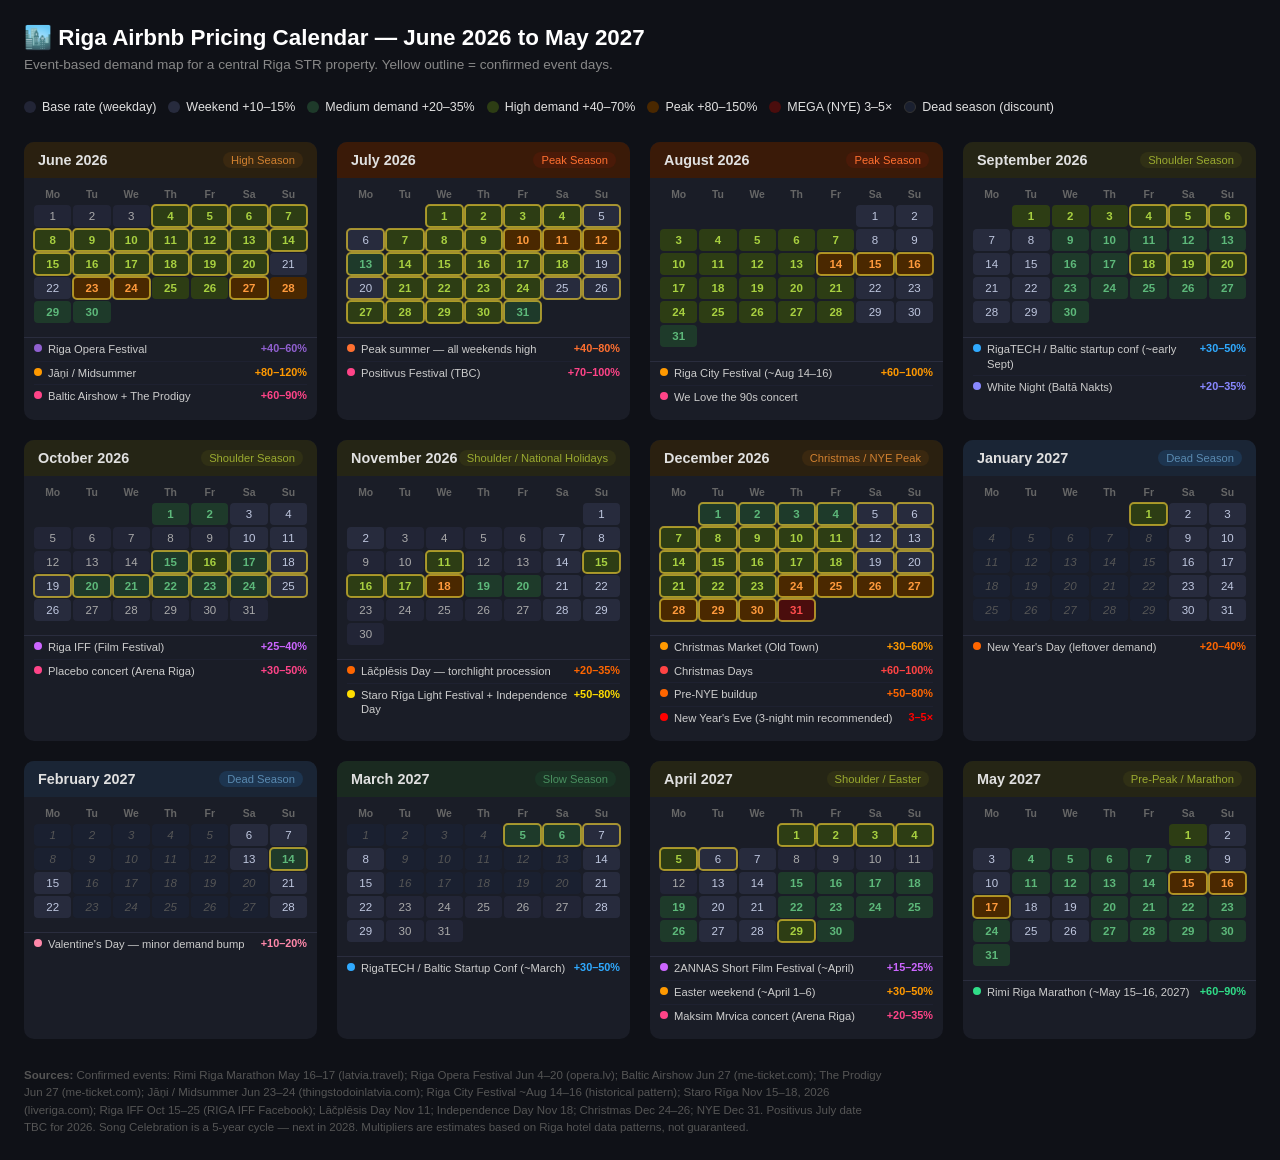
<file: riga_airbnb_pricing_calendar.html>
<!DOCTYPE html>
<html lang="en">
<head>
<meta charset="UTF-8">
<meta name="viewport" content="width=device-width, initial-scale=1.0">
<title>Riga Airbnb Pricing Calendar 2026–2027</title>
<style>
  * { box-sizing: border-box; margin: 0; padding: 0; }
  body { font-family: 'Segoe UI', Arial, sans-serif; background: #0f1117; color: #e0e0e0; padding: 24px; }
  h1 { font-size: 1.4rem; color: #fff; margin-bottom: 6px; }
  .subtitle { font-size: 0.85rem; color: #888; margin-bottom: 28px; }

  .legend { display: flex; flex-wrap: wrap; gap: 12px; margin-bottom: 28px; }
  .legend-item { display: flex; align-items: center; gap: 6px; font-size: 0.78rem; }
  .dot { width: 12px; height: 12px; border-radius: 50%; flex-shrink: 0; }

  .grid { display: grid; grid-template-columns: repeat(auto-fill, minmax(280px, 1fr)); gap: 20px; }

  .month { background: #1a1d27; border-radius: 10px; overflow: hidden; }
  .month-header { padding: 10px 14px; font-weight: 700; font-size: 0.9rem; display: flex; justify-content: space-between; align-items: center; }
  .season-tag { font-size: 0.7rem; font-weight: 500; padding: 2px 8px; border-radius: 20px; }

  .cal { display: grid; grid-template-columns: repeat(7, 1fr); gap: 2px; padding: 8px 10px 12px; }
  .day-label { text-align: center; font-size: 0.65rem; color: #666; padding: 3px 0; font-weight: 600; }
  .day { text-align: center; font-size: 0.72rem; padding: 5px 2px; border-radius: 4px; cursor: default; position: relative; }
  .day.empty { background: transparent; }
  .day.normal { background: #222536; color: #aaa; }
  .day.weekend { background: #272b3d; color: #c0c8e0; }
  .day.low { background: #1a2030; color: #555; font-style: italic; }
  .day.medium { background: #1e3a2a; color: #5db87a; font-weight: 600; }
  .day.high { background: #2d3d14; color: #a8d040; font-weight: 700; }
  .day.peak { background: #4a2800; color: #ff9a3c; font-weight: 700; }
  .day.mega { background: #4a0d0d; color: #ff4d4d; font-weight: 800; }
  .day.event { outline: 2px solid rgba(255,220,50,0.6); outline-offset: -1px; }

  .events-list { padding: 0 10px 12px; border-top: 1px solid #2a2d3e; margin-top: 2px; }
  .event-item { font-size: 0.7rem; padding: 4px 0; display: flex; align-items: flex-start; gap: 6px; border-bottom: 1px solid #1e2130; }
  .event-item:last-child { border-bottom: none; }
  .event-dot { width: 8px; height: 8px; border-radius: 50%; flex-shrink: 0; margin-top: 2px; }
  .event-text { color: #ccc; line-height: 1.3; }
  .event-mult { font-weight: 700; font-size: 0.68rem; margin-left: auto; flex-shrink: 0; }

  /* Season header colors */
  .dead    { background: #1a2535; }
  .slow    { background: #1a2a20; }
  .shoulder{ background: #252515; }
  .strong  { background: #2a2010; }
  .peak-s  { background: #3a1a08; }

  /* Season tag colors */
  .tag-dead    { background: #1d3550; color: #5a8ab0; }
  .tag-slow    { background: #1a3525; color: #4a9060; }
  .tag-shoulder{ background: #303015; color: #9aaa30; }
  .tag-strong  { background: #3a2810; color: #d08030; }
  .tag-peak    { background: #4a1a08; color: #ff7030; }

  .multiplier-key { display: flex; flex-direction: column; gap: 3px; margin-top: 12px; font-size: 0.72rem; color: #777; }
  .m-row { display: flex; justify-content: space-between; max-width: 320px; }

  .disclaimer { margin-top: 28px; font-size: 0.72rem; color: #555; line-height: 1.5; max-width: 860px; }

  @media(max-width:600px) { body { padding: 12px; } .grid { grid-template-columns: 1fr; } }
</style>
</head>
<body>

<h1>🏙️ Riga Airbnb Pricing Calendar — June 2026 to May 2027</h1>
<p class="subtitle">Event-based demand map for a central Riga STR property. Yellow outline = confirmed event days.</p>

<div class="legend">
  <div class="legend-item"><div class="dot" style="background:#222536"></div> Base rate (weekday)</div>
  <div class="legend-item"><div class="dot" style="background:#272b3d"></div> Weekend +10–15%</div>
  <div class="legend-item"><div class="dot" style="background:#1e3a2a"></div> Medium demand +20–35%</div>
  <div class="legend-item"><div class="dot" style="background:#2d3d14"></div> High demand +40–70%</div>
  <div class="legend-item"><div class="dot" style="background:#4a2800"></div> Peak +80–150%</div>
  <div class="legend-item"><div class="dot" style="background:#4a0d0d"></div> MEGA (NYE) 3–5×</div>
  <div class="legend-item"><div class="dot" style="background:#1a2030;border:1px solid #333"></div> Dead season (discount)</div>
</div>

<div class="grid" id="calGrid"></div>

<div class="disclaimer">
  <strong>Sources:</strong> Confirmed events: Rimi Riga Marathon May 16–17 (latvia.travel); Riga Opera Festival Jun 4–20 (opera.lv); Baltic Airshow Jun 27 (me-ticket.com); The Prodigy Jun 27 (me-ticket.com); Jāņi / Midsummer Jun 23–24 (thingstodoinlatvia.com); Riga City Festival ~Aug 14–16 (historical pattern); Staro Rīga Nov 15–18, 2026 (liveriga.com); Riga IFF Oct 15–25 (RIGA IFF Facebook); Lāčplēsis Day Nov 11; Independence Day Nov 18; Christmas Dec 24–26; NYE Dec 31. Positivus July date TBC for 2026. Song Celebration is a 5-year cycle — next in 2028. Multipliers are estimates based on Riga hotel data patterns, not guaranteed.
</div>

<script>
// Day types: 0=empty, L=low, N=normal, W=weekend, M=medium, H=high, P=peak, X=mega
// Events: array of {days:[], label, color, mult}

const MONTHS = [
  {
    name: "June 2026", startDay: 1, days: 30,
    headerClass: "strong", tagClass: "tag-strong", tagLabel: "High Season",
    events: [
      { days: [4,5,6,7,8,9,10,11,12,13,14,15,16,17,18,19,20], label: "Riga Opera Festival", color: "#9060d0", mult: "+40–60%" },
      { days: [23,24], label: "Jāņi / Midsummer", color: "#ff9900", mult: "+80–120%" },
      { days: [27], label: "Baltic Airshow + The Prodigy", color: "#ff4488", mult: "+60–90%" },
    ],
    dayTypes: {
      4:"H",5:"H",6:"H",7:"H",8:"H",9:"H",
      10:"H",11:"H",12:"H",13:"H",14:"H",
      15:"H",16:"H",17:"H",18:"H",19:"H",20:"H",
      21:"W",22:"W",23:"P",24:"P",25:"H",
      26:"H",27:"P",28:"P",29:"M",30:"M"
    }
  },
  {
    name: "July 2026", startDay: 3, days: 31,
    headerClass: "peak-s", tagClass: "tag-peak", tagLabel: "Peak Season",
    events: [
      { days: [1,2,3,4,5,6,7,8,9,10,11,12,13,14,15,16,17,18,19,20,21,22,23,24,25,26,27,28,29,30,31], label: "Peak summer — all weekends high", color: "#ff7030", mult: "+40–80%" },
      { days: [10,11,12], label: "Positivus Festival (TBC)", color: "#ff4488", mult: "+70–100%" },
    ],
    dayTypes: {
      1:"H",2:"H",3:"H",4:"H",5:"W",6:"W",7:"H",8:"H",
      9:"H",10:"P",11:"P",12:"P",13:"M",14:"H",
      15:"H",16:"H",17:"H",18:"H",19:"W",20:"W",
      21:"H",22:"H",23:"H",24:"H",25:"W",26:"W",
      27:"H",28:"H",29:"H",30:"H",31:"M"
    }
  },
  {
    name: "August 2026", startDay: 6, days: 31,
    headerClass: "peak-s", tagClass: "tag-peak", tagLabel: "Peak Season",
    events: [
      { days: [14,15,16], label: "Riga City Festival (~Aug 14–16)", color: "#ff9900", mult: "+60–100%" },
      { days: [14], label: "We Love the 90s concert", color: "#ff4488", mult: "" },
    ],
    dayTypes: {
      1:"W",2:"W",3:"H",4:"H",5:"H",6:"H",7:"H",
      8:"W",9:"W",10:"H",11:"H",12:"H",13:"H",
      14:"P",15:"P",16:"P",17:"H",18:"H",
      19:"H",20:"H",21:"H",22:"W",23:"W",
      24:"H",25:"H",26:"H",27:"H",28:"H",
      29:"W",30:"W",31:"M"
    }
  },
  {
    name: "September 2026", startDay: 2, days: 30,
    headerClass: "shoulder", tagClass: "tag-shoulder", tagLabel: "Shoulder Season",
    events: [
      { days: [4,5,6], label: "RigaTECH / Baltic startup conf (~early Sept)", color: "#30aaff", mult: "+30–50%" },
      { days: [18,19,20], label: "White Night (Baltā Nakts)", color: "#8888ff", mult: "+20–35%" },
    ],
    dayTypes: {
      1:"H",2:"H",3:"H",4:"H",5:"H",6:"H",7:"W",
      8:"W",9:"M",10:"M",11:"M",12:"M",13:"M",
      14:"W",15:"W",16:"M",17:"M",18:"H",19:"H",20:"H",
      21:"W",22:"W",23:"M",24:"M",25:"M",26:"M",27:"M",
      28:"W",29:"W",30:"M"
    }
  },
  {
    name: "October 2026", startDay: 4, days: 31,
    headerClass: "shoulder", tagClass: "tag-shoulder", tagLabel: "Shoulder Season",
    events: [
      { days: [15,16,17,18,19,20,21,22,23,24,25], label: "Riga IFF (Film Festival)", color: "#cc66ff", mult: "+25–40%" },
      { days: [16], label: "Placebo concert (Arena Riga)", color: "#ff4488", mult: "+30–50%" },
    ],
    dayTypes: {
      1:"M",2:"M",3:"W",4:"W",5:"N",6:"N",7:"N",
      8:"N",9:"N",10:"W",11:"W",12:"N",13:"N",14:"N",
      15:"M",16:"H",17:"M",18:"W",19:"W",20:"M",
      21:"M",22:"M",23:"M",24:"M",25:"W",26:"W",
      27:"N",28:"N",29:"N",30:"N",31:"N"
    }
  },
  {
    name: "November 2026", startDay: 7, days: 30,
    headerClass: "shoulder", tagClass: "tag-shoulder", tagLabel: "Shoulder / National Holidays",
    events: [
      { days: [11], label: "Lāčplēsis Day — torchlight procession", color: "#ff6600", mult: "+20–35%" },
      { days: [15,16,17,18], label: "Staro Rīga Light Festival + Independence Day", color: "#ffdd00", mult: "+50–80%" },
    ],
    dayTypes: {
      1:"W",2:"W",3:"N",4:"N",5:"N",6:"N",
      7:"W",8:"W",9:"N",10:"N",11:"H",
      12:"N",13:"N",14:"W",15:"H",16:"H",17:"H",18:"P",
      19:"M",20:"M",21:"W",22:"W",23:"N",24:"N",
      25:"N",26:"N",27:"N",28:"W",29:"W",30:"N"
    }
  },
  {
    name: "December 2026", startDay: 2, days: 31,
    headerClass: "strong", tagClass: "tag-strong", tagLabel: "Christmas / NYE Peak",
    events: [
      { days: [1,2,3,4,5,6,7,8,9,10,11,12,13,14,15,16,17,18,19,20,21,22,23], label: "Christmas Market (Old Town)", color: "#ff9900", mult: "+30–60%" },
      { days: [24,25,26], label: "Christmas Days", color: "#ff4444", mult: "+60–100%" },
      { days: [27,28,29,30], label: "Pre-NYE buildup", color: "#ff6600", mult: "+50–80%" },
      { days: [31], label: "New Year's Eve (3-night min recommended)", color: "#ff0000", mult: "3–5×" },
    ],
    dayTypes: {
      1:"M",2:"M",3:"M",4:"M",5:"W",6:"W",7:"H",8:"H",
      9:"H",10:"H",11:"H",12:"W",13:"W",14:"H",15:"H",
      16:"H",17:"H",18:"H",19:"W",20:"W",21:"H",22:"H",
      23:"H",24:"P",25:"P",26:"P",27:"P",28:"P",
      29:"P",30:"P",31:"X"
    }
  },
  {
    name: "January 2027", startDay: 5, days: 31,
    headerClass: "dead", tagClass: "tag-dead", tagLabel: "Dead Season",
    events: [
      { days: [1], label: "New Year's Day (leftover demand)", color: "#ff6600", mult: "+20–40%" },
    ],
    dayTypes: {
      1:"H",2:"W",3:"W",4:"L",5:"L",6:"L",7:"L",8:"L",
      9:"W",10:"W",11:"L",12:"L",13:"L",14:"L",15:"L",
      16:"W",17:"W",18:"L",19:"L",20:"L",21:"L",22:"L",
      23:"W",24:"W",25:"L",26:"L",27:"L",28:"L",29:"L",
      30:"W",31:"W"
    }
  },
  {
    name: "February 2027", startDay: 1, days: 28,
    headerClass: "dead", tagClass: "tag-dead", tagLabel: "Dead Season",
    events: [
      { days: [14], label: "Valentine's Day — minor demand bump", color: "#ff88aa", mult: "+10–20%" },
    ],
    dayTypes: {
      1:"L",2:"L",3:"L",4:"L",5:"L",6:"W",7:"W",
      8:"L",9:"L",10:"L",11:"L",12:"L",13:"W",14:"M",
      15:"W",16:"L",17:"L",18:"L",19:"L",20:"L",
      21:"W",22:"W",23:"L",24:"L",25:"L",26:"L",27:"L",28:"W"
    }
  },
  {
    name: "March 2027", startDay: 1, days: 31,
    headerClass: "slow", tagClass: "tag-slow", tagLabel: "Slow Season",
    events: [
      { days: [5,6,7], label: "RigaTECH / Baltic Startup Conf (~March)", color: "#30aaff", mult: "+30–50%" },
    ],
    dayTypes: {
      1:"L",2:"L",3:"L",4:"L",5:"M",6:"M",7:"W",
      8:"W",9:"L",10:"L",11:"L",12:"L",13:"L",14:"W",15:"W",
      16:"L",17:"L",18:"L",19:"L",20:"L",21:"W",22:"W",
      23:"N",24:"N",25:"N",26:"N",27:"N",28:"W",29:"W",
      30:"N",31:"N"
    }
  },
  {
    name: "April 2027", startDay: 4, days: 30,
    headerClass: "shoulder", tagClass: "tag-shoulder", tagLabel: "Shoulder / Easter",
    events: [
      { days: [1,2,3,4,5,6], label: "2ANNAS Short Film Festival (~April)", color: "#cc66ff", mult: "+15–25%" },
      { days: [1,2,3,4,5], label: "Easter weekend (~April 1–6)", color: "#ff9900", mult: "+30–50%" },
      { days: [29], label: "Maksim Mrvica concert (Arena Riga)", color: "#ff4488", mult: "+20–35%" },
    ],
    dayTypes: {
      1:"H",2:"H",3:"H",4:"H",5:"H",6:"W",
      7:"W",8:"N",9:"N",10:"N",11:"N",12:"N",
      13:"W",14:"W",15:"M",16:"M",17:"M",18:"M",
      19:"M",20:"W",21:"W",22:"M",23:"M",24:"M",
      25:"M",26:"M",27:"W",28:"W",29:"H",30:"M"
    }
  },
  {
    name: "May 2027", startDay: 6, days: 31,
    headerClass: "shoulder", tagClass: "tag-shoulder", tagLabel: "Pre-Peak / Marathon",
    events: [
      { days: [15,16,17], label: "Rimi Riga Marathon (~May 15–16, 2027)", color: "#30dd88", mult: "+60–90%" },
    ],
    dayTypes: {
      1:"H",2:"W",3:"W",4:"M",5:"M",6:"M",7:"M",
      8:"M",9:"W",10:"W",11:"M",12:"M",13:"M",14:"M",
      15:"P",16:"P",17:"P",18:"W",19:"W",20:"M",
      21:"M",22:"M",23:"M",24:"M",25:"W",26:"W",
      27:"M",28:"M",29:"M",30:"M",31:"M"
    }
  }
];

const TYPE_COLORS = {
  L: "low", N: "normal", W: "weekend", M: "medium", H: "high", P: "peak", X: "mega"
};

const WEEK_LABELS = ["Mo","Tu","We","Th","Fr","Sa","Su"];

function buildMonth(m) {
  const section = document.createElement("div");
  section.className = "month";

  // Header
  const hdr = document.createElement("div");
  hdr.className = `month-header ${m.headerClass}`;
  hdr.innerHTML = `<span>${m.name}</span><span class="season-tag ${m.tagClass}">${m.tagLabel}</span>`;
  section.appendChild(hdr);

  // Calendar grid
  const cal = document.createElement("div");
  cal.className = "cal";
  WEEK_LABELS.forEach(l => {
    const d = document.createElement("div");
    d.className = "day-label"; d.textContent = l; cal.appendChild(d);
  });

  // Blank cells before start (startDay: 1=Mon, 7=Sun)
  for (let i = 1; i < m.startDay; i++) {
    const e = document.createElement("div"); e.className = "day empty"; cal.appendChild(e);
  }

  // Build event lookup
  const eventDays = {};
  m.events.forEach(ev => {
    ev.days.forEach(d => { eventDays[d] = true; });
  });

  for (let day = 1; day <= m.days; day++) {
    const d = document.createElement("div");
    const type = m.dayTypes[day] || "N";
    d.className = `day ${TYPE_COLORS[type]}`;
    if (eventDays[day]) d.classList.add("event");
    d.textContent = day;
    cal.appendChild(d);
  }

  section.appendChild(cal);

  // Events list
  if (m.events.length > 0) {
    const el = document.createElement("div");
    el.className = "events-list";
    m.events.forEach(ev => {
      const item = document.createElement("div");
      item.className = "event-item";
      item.innerHTML = `<div class="event-dot" style="background:${ev.color}"></div><div class="event-text">${ev.label}</div>${ev.mult ? `<div class="event-mult" style="color:${ev.color}">${ev.mult}</div>` : ""}`;
      el.appendChild(item);
    });
    section.appendChild(el);
  }

  return section;
}

const grid = document.getElementById("calGrid");
MONTHS.forEach(m => grid.appendChild(buildMonth(m)));
</script>
</body>
</html>
</file>
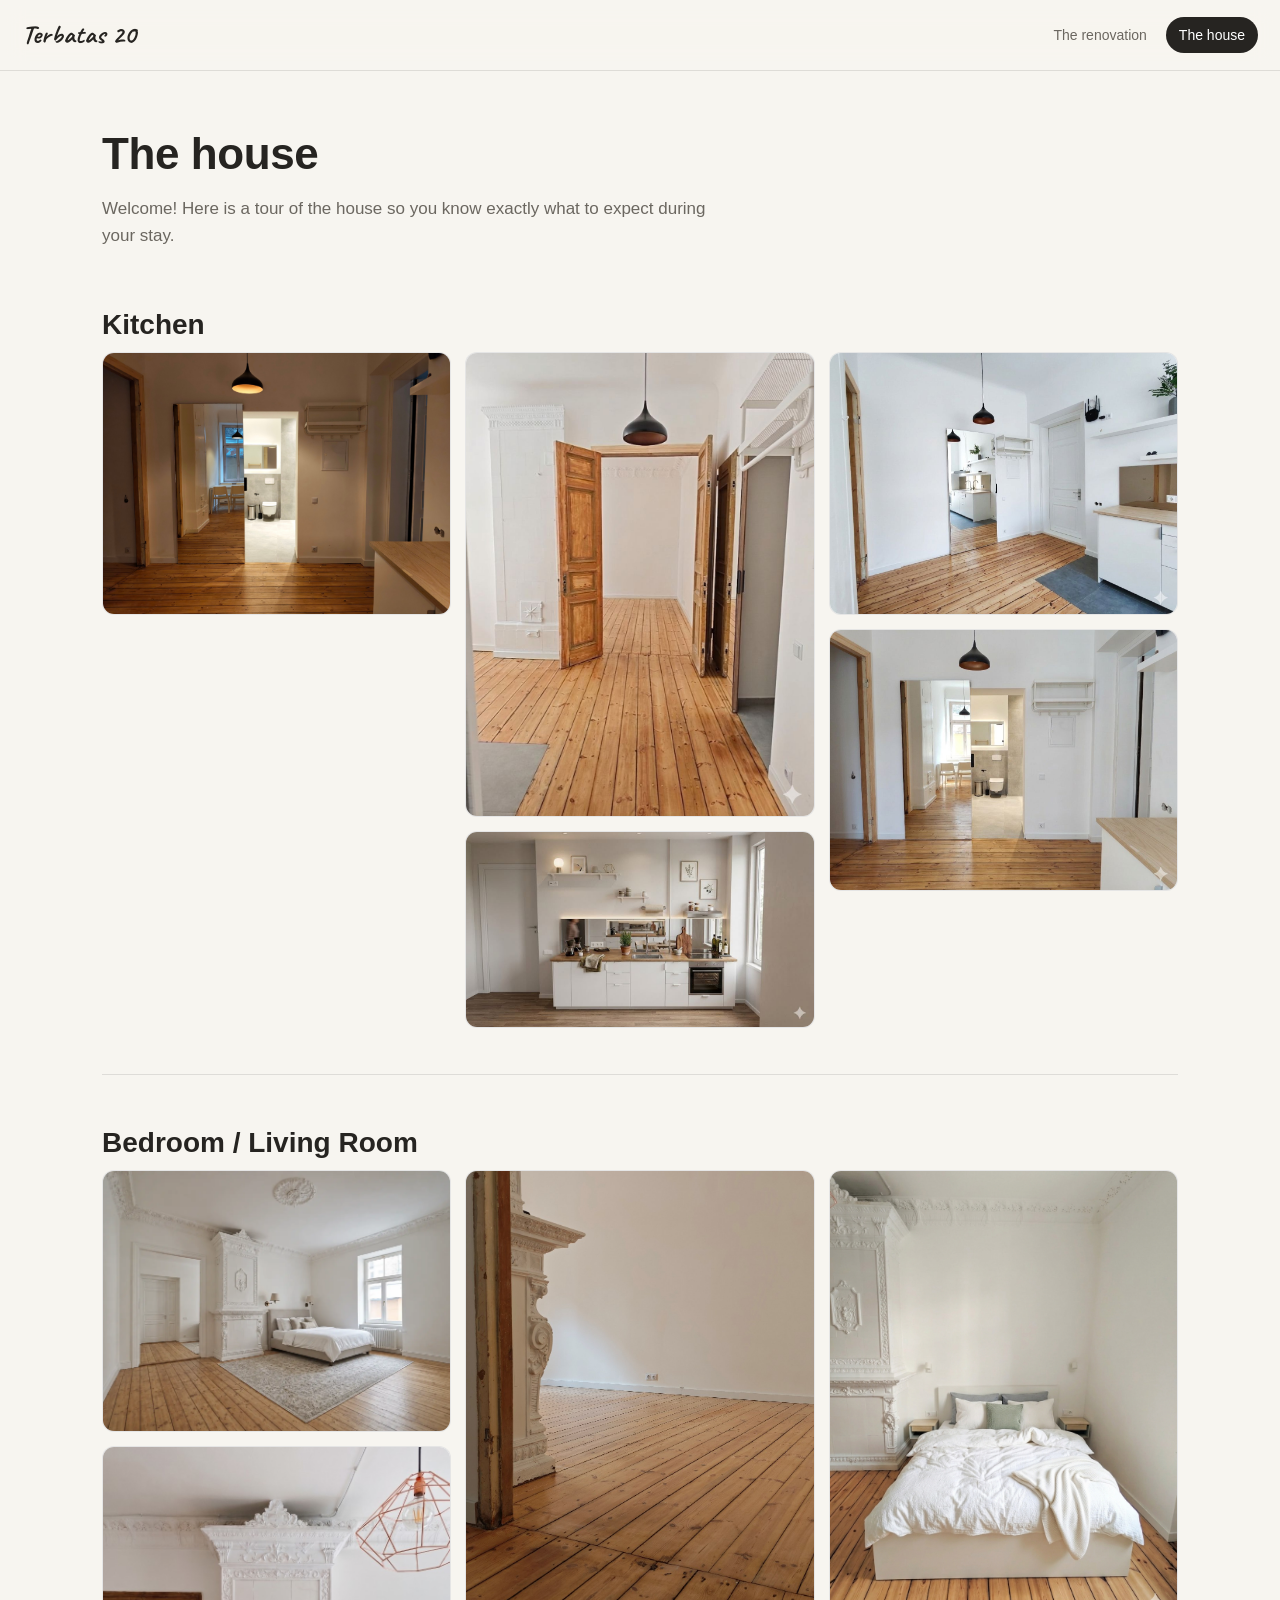
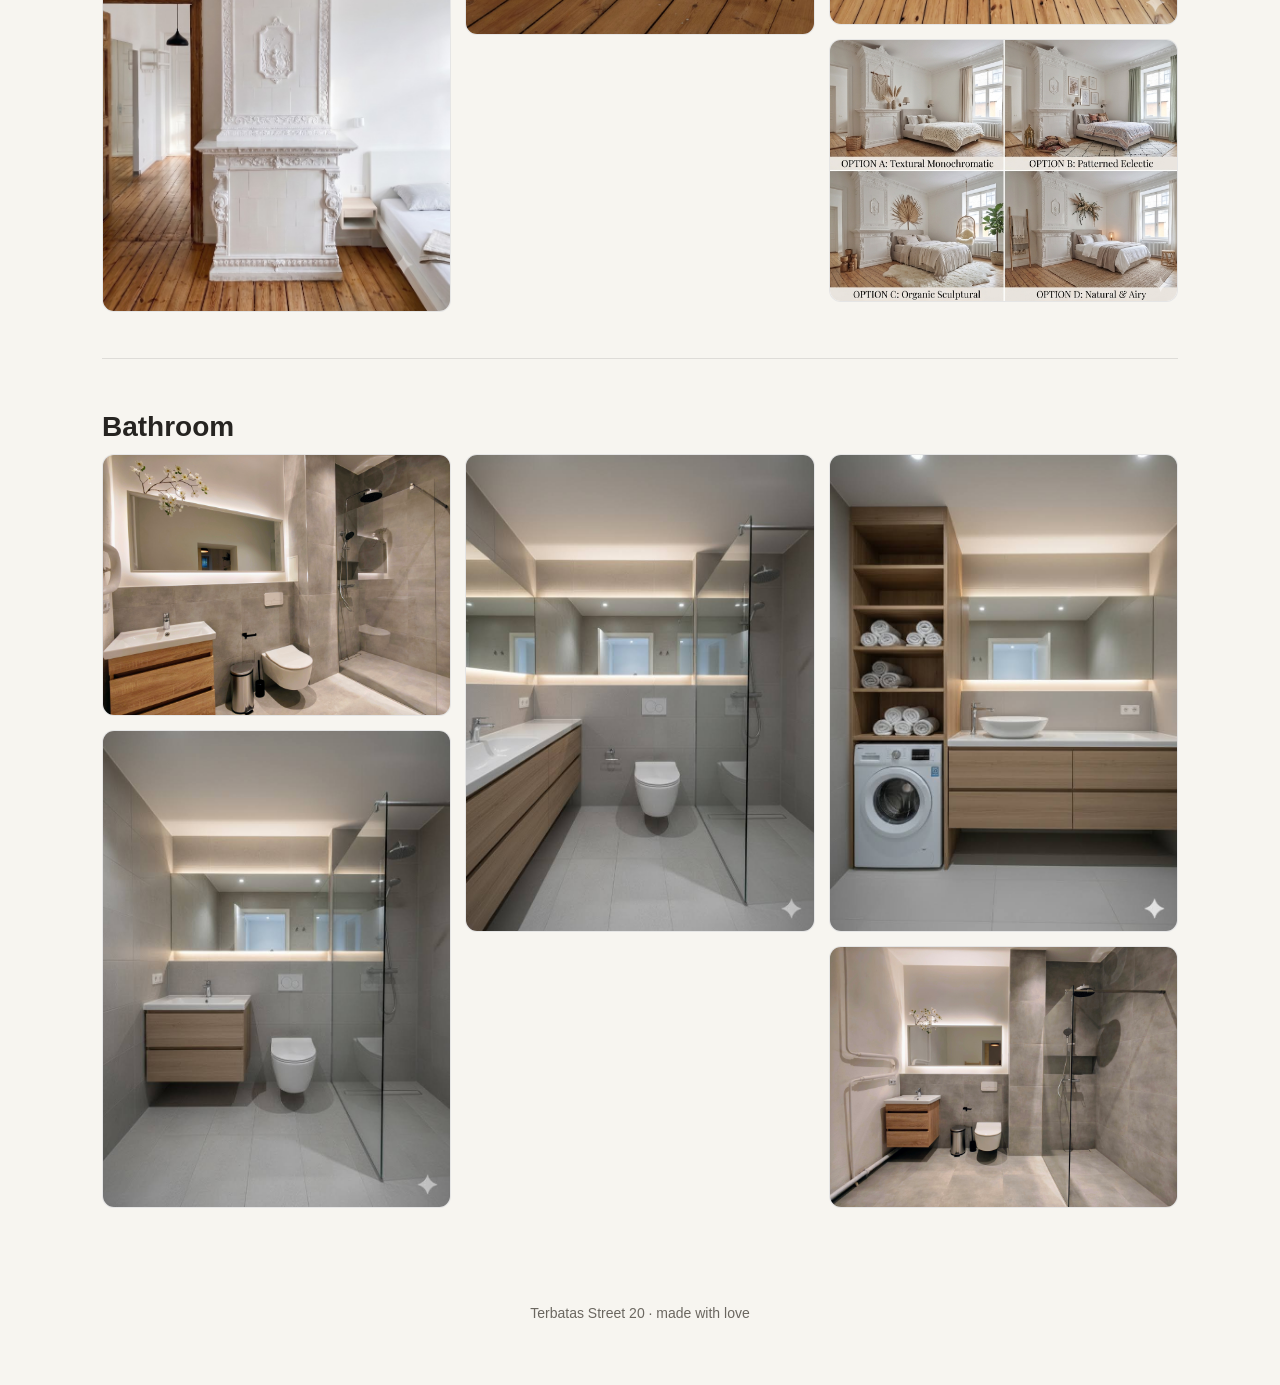
<file: reno/gallery.html>
<!DOCTYPE html>
<html lang="en">
<head>
<meta charset="utf-8">
<meta name="viewport" content="width=device-width, initial-scale=1">
<title>The house — Terbatas 20</title>
<link rel="preconnect" href="https://fonts.googleapis.com">
<link rel="preconnect" href="https://fonts.gstatic.com" crossorigin>
<link href="https://fonts.googleapis.com/css2?family=Caveat:wght@600;700&display=swap" rel="stylesheet">
<link rel="stylesheet" href="assets/style.css">
</head>
<body>
  <nav class="nav">
    <a class="brand" href="index.html" data-site-title>Terbatas 20</a>
    <div class="links">
      <a href="story.html">The renovation</a>
      <a href="gallery.html" class="active">The house</a>
    </div>
  </nav>

  <div class="wrap">
    <header class="page-head">
      <h1>The house</h1>
      <p data-guest-blurb>Welcome! Here is a tour of the home so you know what to expect.</p>
    </header>
    <main data-render="gallery"></main>
  </div>

  <footer>Terbatas Street 20 &middot; made with love</footer>

  <script src="data/photos.js"></script>
  <script src="assets/app.js"></script>
</body>
</html>
</file>
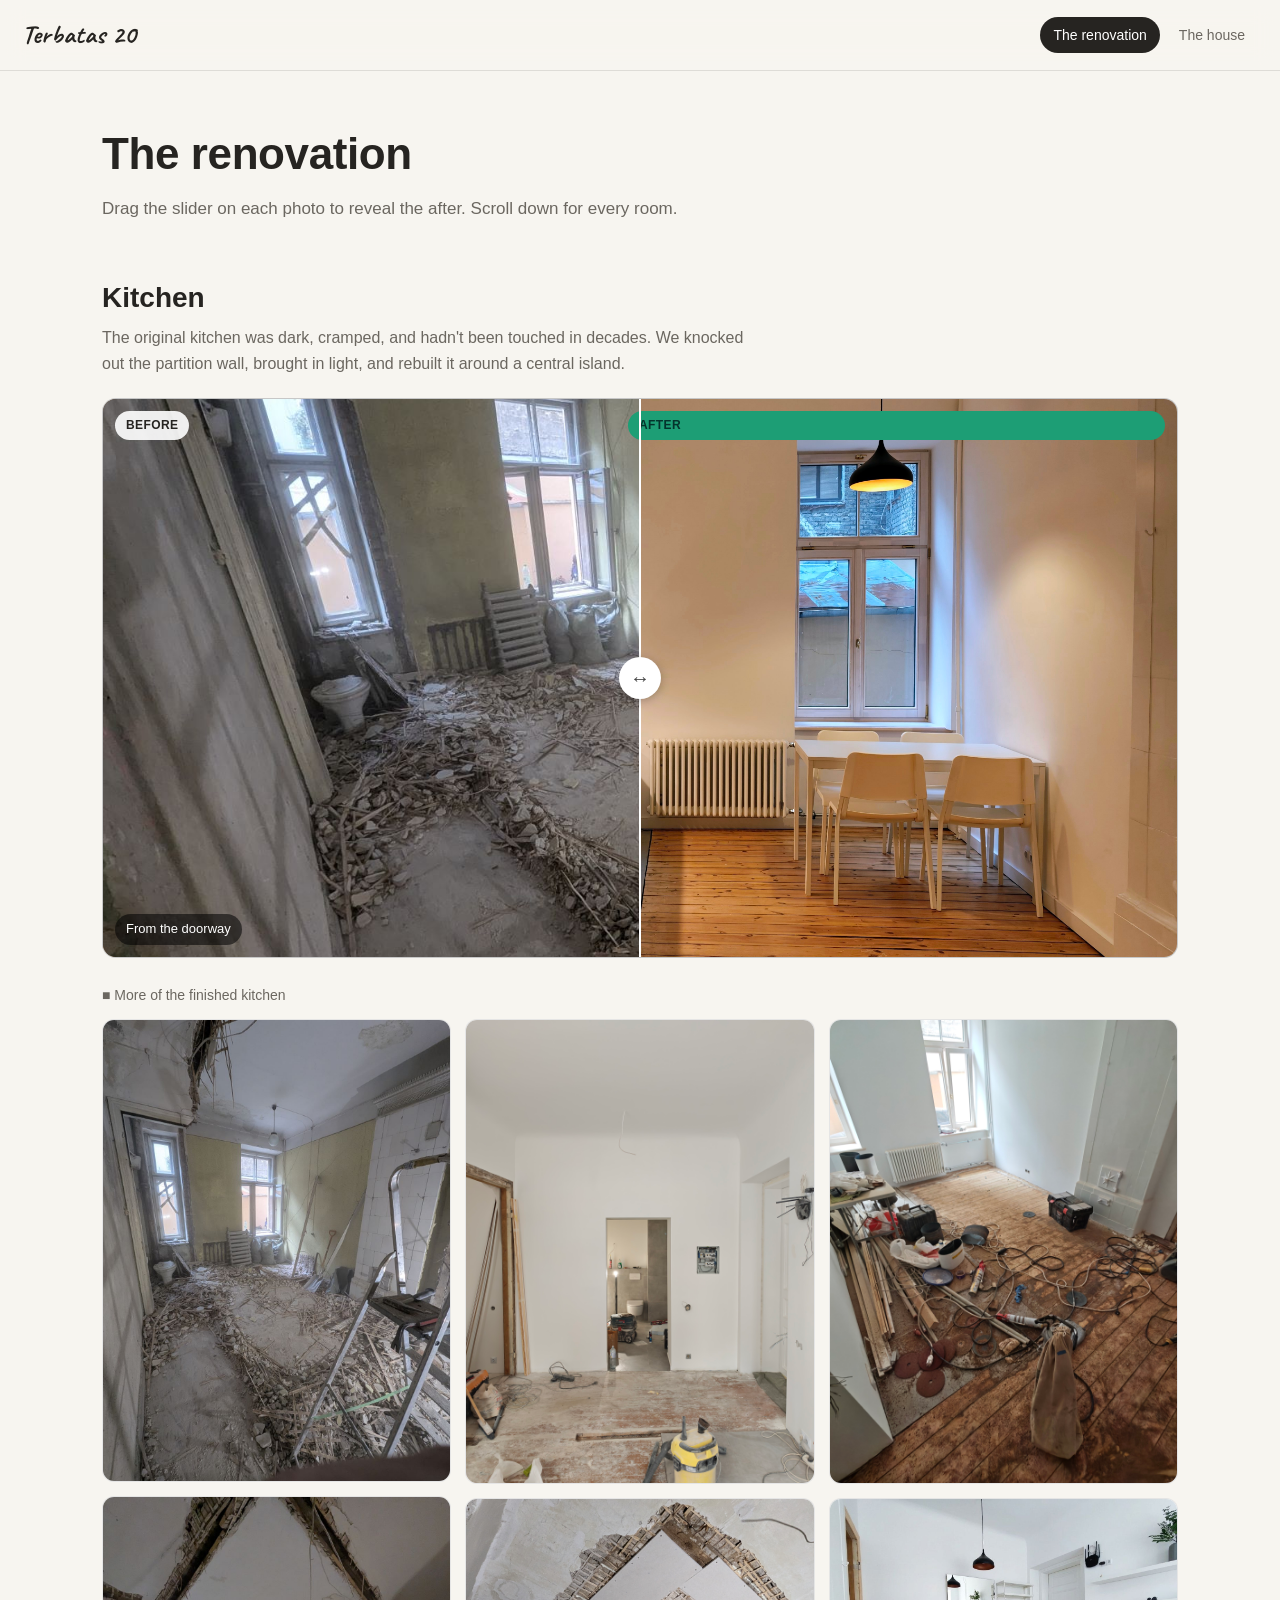
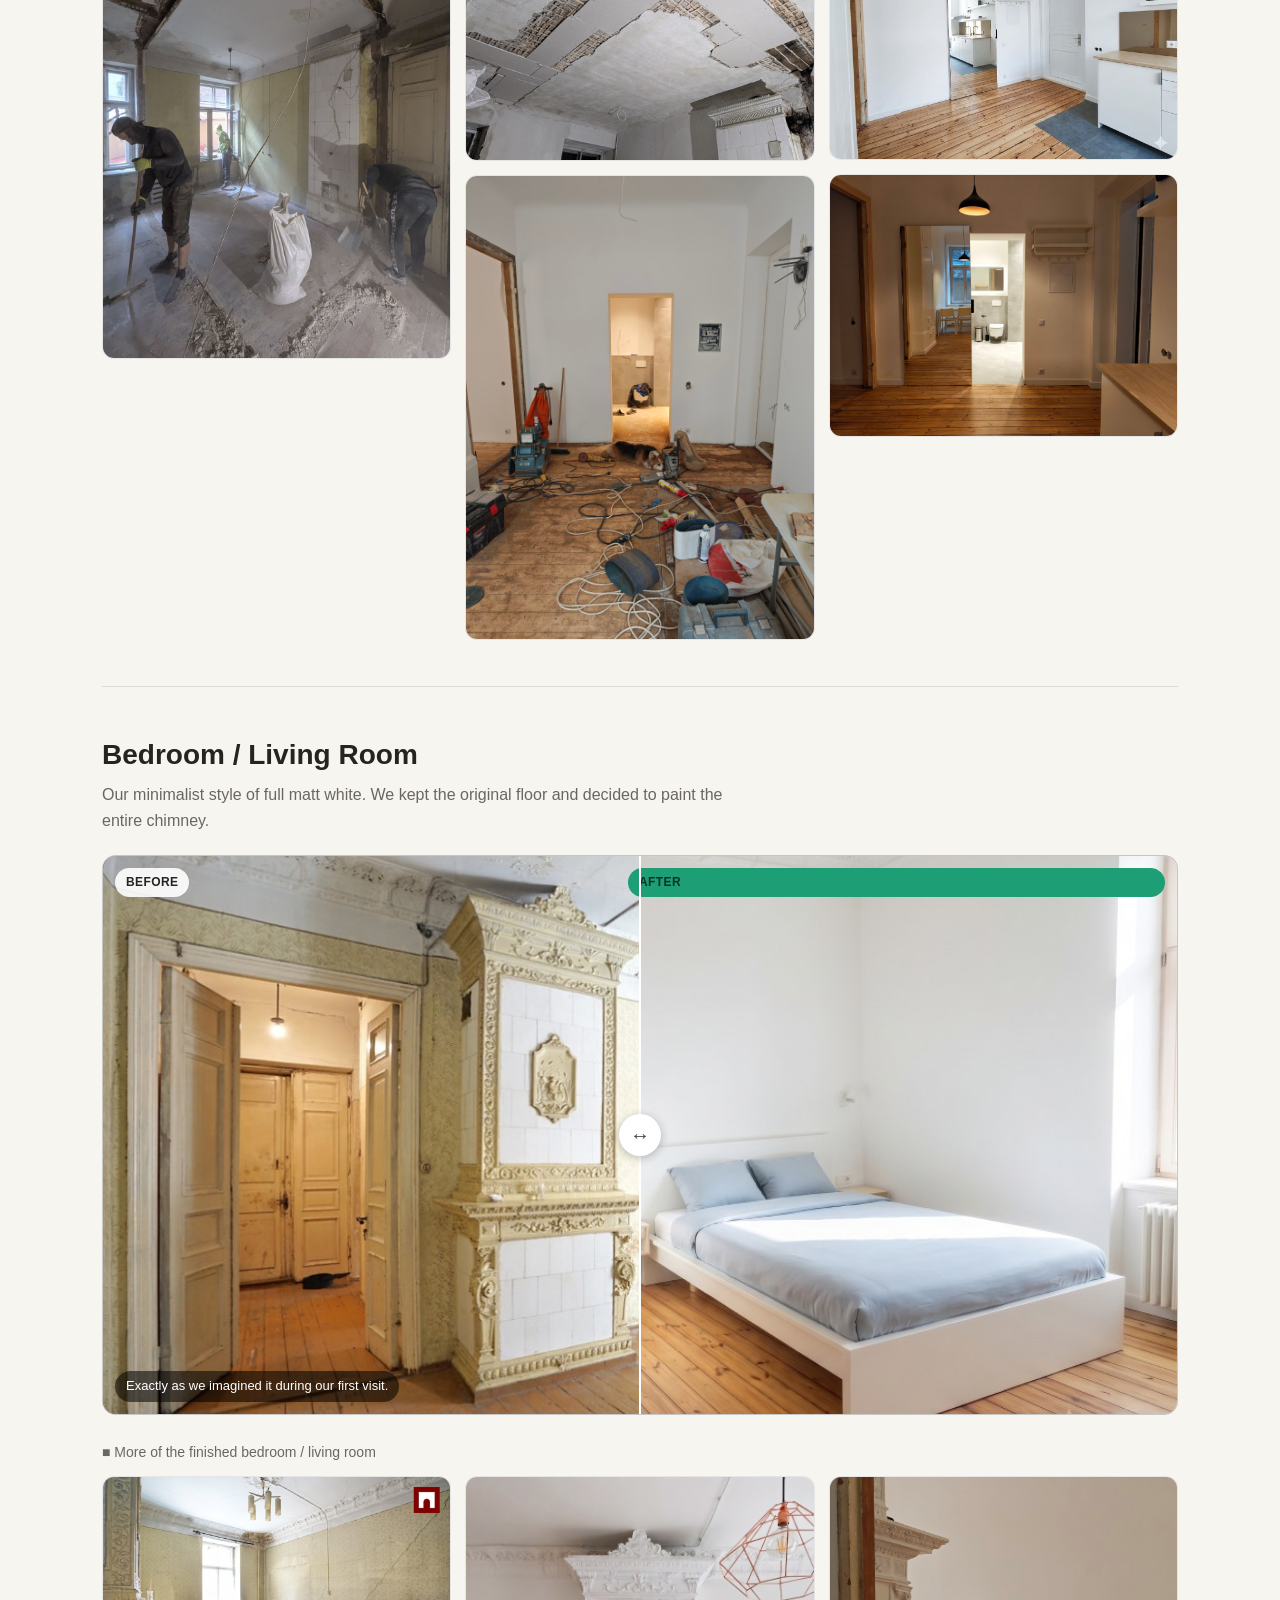
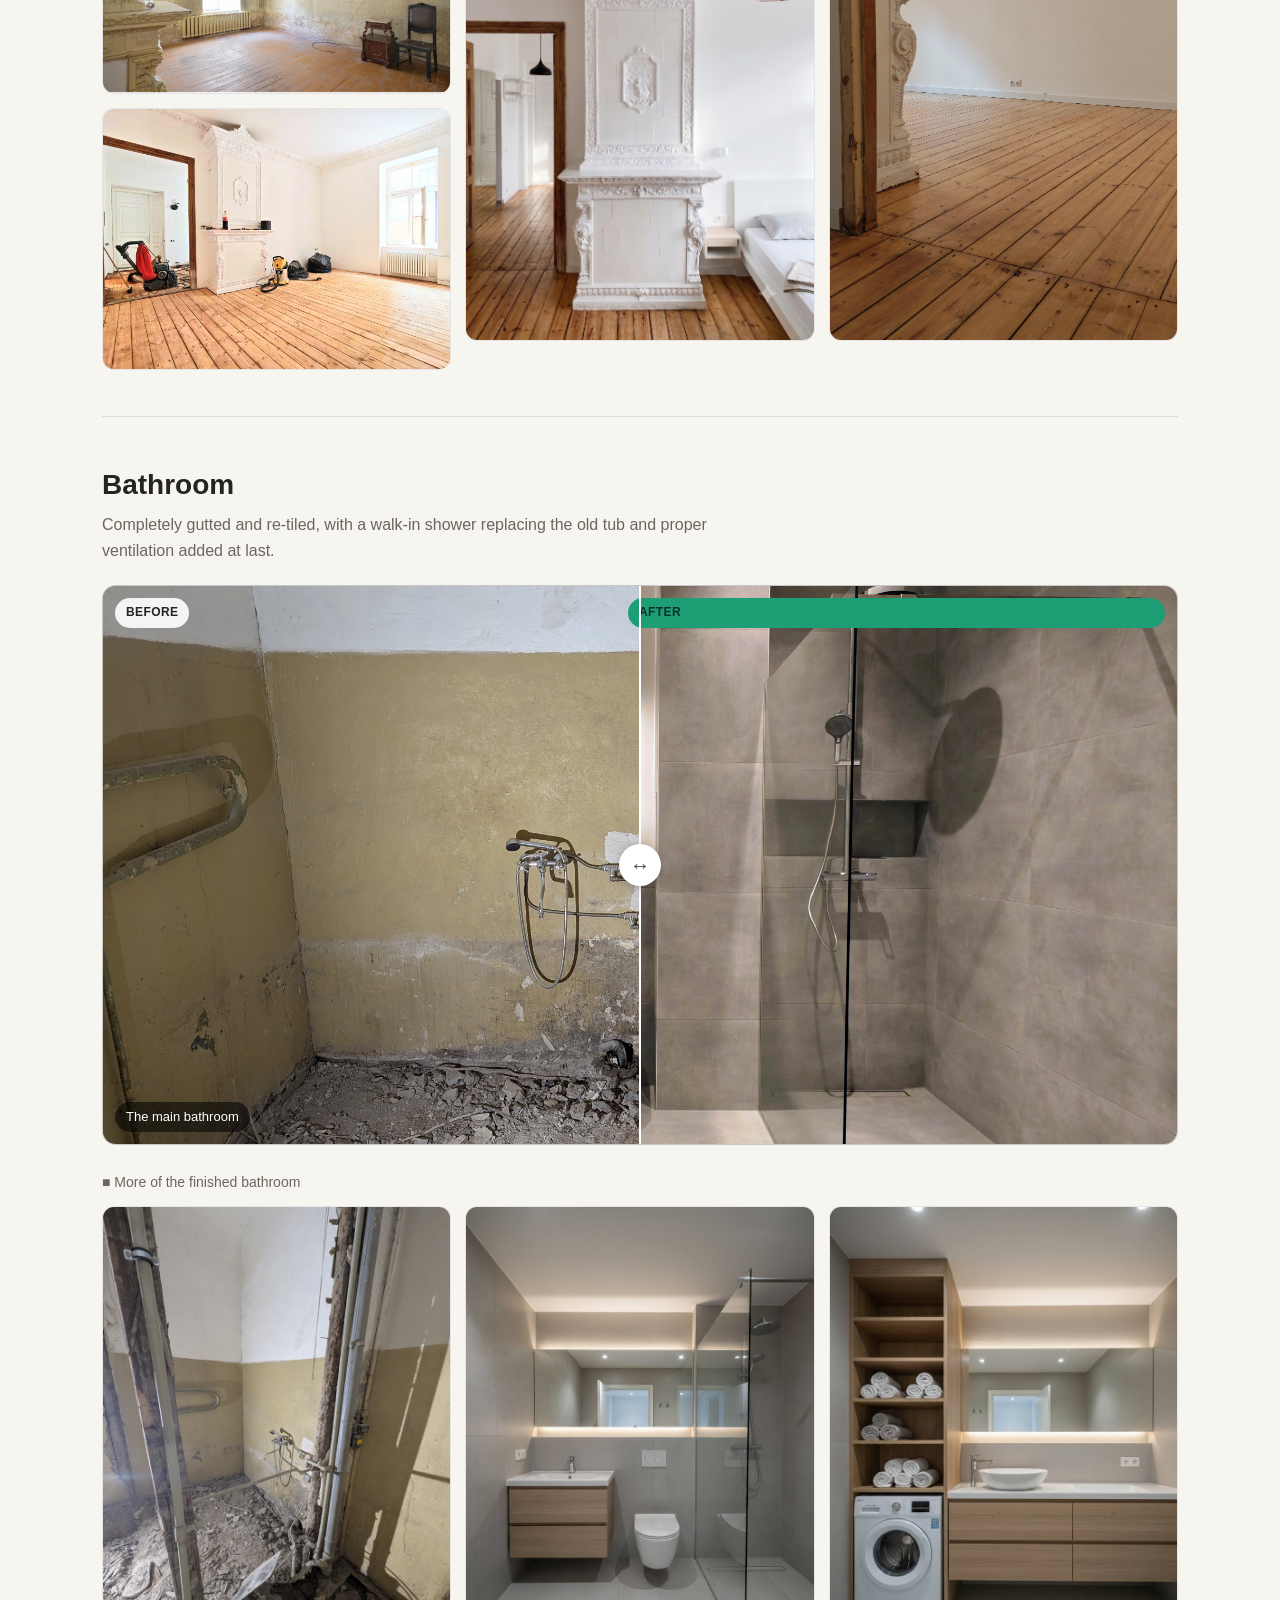
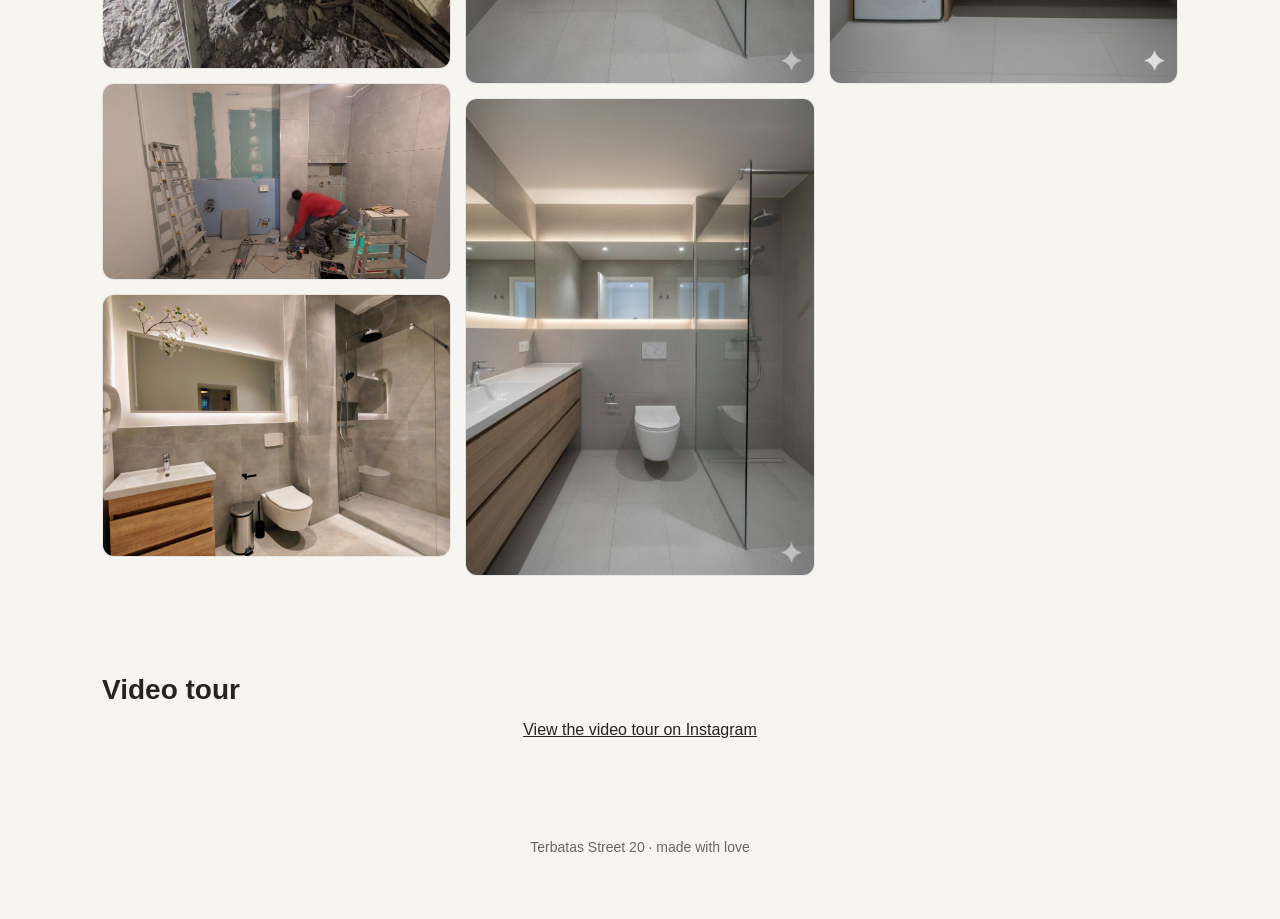
<file: reno/story.html>
<!DOCTYPE html>
<html lang="en">
<head>
<meta charset="utf-8">
<meta name="viewport" content="width=device-width, initial-scale=1">
<title>The renovation — Terbatas 20</title>
<link rel="preconnect" href="https://fonts.googleapis.com">
<link rel="preconnect" href="https://fonts.gstatic.com" crossorigin>
<link href="https://fonts.googleapis.com/css2?family=Caveat:wght@600;700&display=swap" rel="stylesheet">
<link rel="stylesheet" href="assets/style.css">
</head>
<body>
  <nav class="nav">
    <a class="brand" href="index.html" data-site-title>Terbatas 20</a>
    <div class="links">
      <a href="story.html" class="active">The renovation</a>
      <a href="gallery.html">The house</a>
    </div>
  </nav>

  <div class="wrap">
    <header class="page-head">
      <h1>The renovation</h1>
      <p>Drag the slider on each photo to reveal the after. Scroll down for every room.</p>
    </header>
    <main data-render="story"></main>

    <section class="room" id="video-tour" style="text-align:center;">
      <h2 style="text-align:left;">Video tour</h2>
      <blockquote class="instagram-media" data-instgrm-permalink="https://www.instagram.com/reel/DYsMumqIwoU/" data-instgrm-version="14" style="margin:0 auto; max-width:540px; width:100%;">
        <a href="https://www.instagram.com/reel/DYsMumqIwoU/" target="_blank" rel="noopener">View the video tour on Instagram</a>
      </blockquote>
    </section>
  </div>

  <footer>Terbatas Street 20 &middot; made with love</footer>

  <script async src="https://www.instagram.com/embed.js"></script>

  <script src="data/photos.js"></script>
  <script src="assets/app.js"></script>
</body>
</html>
</file>
<file: reno/assets/style.css>
:root{
  --bg:#f7f5f0;
  --surface:#ffffff;
  --ink:#262421;
  --muted:#6b6760;
  --line:rgba(0,0,0,.10);
  --accent:#1d9e75;
  --accent-ink:#0f6e56;
  --radius:14px;
  --max:1120px;
  --font: -apple-system, BlinkMacSystemFont, "Segoe UI", Roboto, Helvetica, Arial, sans-serif;
}
*{box-sizing:border-box;}
html{scroll-behavior:smooth;}
body{
  margin:0; background:var(--bg); color:var(--ink);
  font-family:var(--font); line-height:1.6; -webkit-font-smoothing:antialiased;
}
img,video{display:block; max-width:100%;}
a{color:inherit;}

/* ---------- top bar ---------- */
.nav{
  position:sticky; top:0; z-index:40;
  display:flex; align-items:center; justify-content:space-between;
  padding:14px 22px; background:rgba(247,245,240,.85);
  backdrop-filter:saturate(180%) blur(12px);
  border-bottom:1px solid var(--line);
}
.nav .brand{font-family:"Caveat",cursive; font-weight:700; letter-spacing:.2px; text-decoration:none; font-size:26px;}
.nav .links{display:flex; gap:6px;}
.nav .links a{
  text-decoration:none; font-size:14px; color:var(--muted);
  padding:7px 13px; border-radius:999px;
}
.nav .links a:hover{background:rgba(0,0,0,.05); color:var(--ink);}
.nav .links a.active{background:var(--ink); color:#fff;}

.wrap{max-width:var(--max); margin:0 auto; padding:0 22px;}

/* ---------- landing ---------- */
.hero{text-align:center; padding:70px 22px 36px;}
.hero h1{font-family:"Caveat",cursive; font-weight:700; font-size:clamp(54px,11vw,104px); margin:0 0 6px; letter-spacing:0; line-height:1;}
.hero p{font-size:18px; color:var(--muted); max-width:620px; margin:0 auto;}

/* ---------- landing page background image ---------- */
body.home{
  background-image:linear-gradient(rgba(247,245,240,.55),rgba(247,245,240,.7)), url("../photos/cover.webp");
  background-size:cover; background-position:center; background-attachment:fixed;
}
body.home .nav{background:rgba(247,245,240,.78);}
body.home .hero h1{color:var(--ink); text-shadow:0 1px 18px rgba(255,255,255,.85);}
body.home .hero p{color:#4a463f; text-shadow:0 1px 10px rgba(255,255,255,.8);}
body.home footer{color:#4a463f;}
.doors{
  display:grid; grid-template-columns:repeat(auto-fit,minmax(280px,1fr));
  gap:20px; max-width:880px; margin:36px auto 80px; padding:0 22px;
}
.door{
  display:block; text-decoration:none; background:var(--surface);
  border:1px solid var(--line); border-radius:var(--radius);
  padding:30px 28px; transition:transform .18s ease, box-shadow .18s ease;
}
.door:hover{transform:translateY(-4px); box-shadow:0 14px 34px rgba(0,0,0,.10);}
.door .icon{font-size:30px;}
.door h2{margin:14px 0 6px; font-size:23px;}
.door p{margin:0; color:var(--muted); font-size:15px;}
.door .go{margin-top:16px; display:inline-block; color:var(--accent-ink); font-weight:600; font-size:15px;}

/* ---------- section headers ---------- */
.page-head{padding:48px 0 8px;}
.page-head h1{font-size:clamp(28px,5vw,44px); margin:0 0 6px; letter-spacing:-.4px;}
.page-head p{color:var(--muted); margin:0; font-size:17px; max-width:640px;}

.room{padding:46px 0; border-top:1px solid var(--line);}
.room:first-of-type{border-top:none;}
.room h2{font-size:28px; margin:0 0 4px;}
.room .story{color:var(--muted); max-width:660px; margin:0 0 22px; font-size:16px;}

/* ---------- before/after slider ---------- */
.ba{
  position:relative; width:100%; aspect-ratio:16/10; max-height:560px;
  border-radius:var(--radius); overflow:hidden; user-select:none;
  cursor:ew-resize; background:#ddd; border:1px solid var(--line);
}
.ba .layer{position:absolute; inset:0;}
.ba .layer img{width:100%; height:100%; object-fit:cover;}
.ba .after{overflow:hidden; width:50%;}
.ba .after .inner{position:absolute; top:0; left:0; height:100%;}
.ba .tag{
  position:absolute; top:12px; font-size:12px; font-weight:600; letter-spacing:.4px;
  padding:5px 11px; border-radius:999px; background:rgba(255,255,255,.9); color:#262421;
}
.ba .tag.before{left:12px;}
.ba .tag.after{right:12px; background:var(--accent); color:#04342c;}
.ba .handle{position:absolute; top:0; bottom:0; left:50%; width:2px; background:#fff; transform:translateX(-1px);}
.ba .knob{
  position:absolute; top:50%; left:50%; transform:translate(-50%,-50%);
  width:42px; height:42px; border-radius:50%; background:#fff;
  display:flex; align-items:center; justify-content:center; color:#444;
  box-shadow:0 2px 10px rgba(0,0,0,.25); font-size:20px;
}
.ba .caption{
  position:absolute; bottom:12px; left:12px; font-size:13px;
  padding:5px 11px; border-radius:999px; background:rgba(0,0,0,.55); color:#fff;
}

/* ---------- masonry gallery ---------- */
.gallery-label{font-size:14px; color:var(--muted); margin:26px 0 12px; display:flex; align-items:center; gap:7px;}
.masonry{columns:3; column-gap:14px;}
.masonry .tile{
  break-inside:avoid; margin:0 0 14px; border-radius:12px; overflow:hidden;
  background:var(--surface); border:1px solid var(--line); cursor:pointer;
  position:relative; transition:transform .15s ease;
}
.masonry .tile:hover{transform:scale(1.012);}
.masonry .tile img,.masonry .tile video{width:100%; height:auto;}
.masonry .tile .cap{
  position:absolute; left:0; right:0; bottom:0; padding:18px 12px 9px;
  font-size:13px; color:#fff; background:linear-gradient(transparent,rgba(0,0,0,.6));
  opacity:0; transition:opacity .15s ease;
}
.masonry .tile:hover .cap{opacity:1;}
.masonry .tile .play{
  position:absolute; top:50%; left:50%; transform:translate(-50%,-50%);
  width:54px; height:54px; border-radius:50%; background:rgba(0,0,0,.5);
  color:#fff; display:flex; align-items:center; justify-content:center; font-size:26px;
}
@media(max-width:820px){ .masonry{columns:2;} }
@media(max-width:520px){ .masonry{columns:1;} .nav .links a{padding:7px 10px;} }

/* ---------- lightbox ---------- */
.lightbox{
  position:fixed; inset:0; z-index:90; background:rgba(15,14,12,.92);
  display:none; align-items:center; justify-content:center; padding:24px;
}
.lightbox.open{display:flex;}
.lightbox img,.lightbox video{max-width:92vw; max-height:88vh; border-radius:8px;}
.lightbox .x{
  position:absolute; top:18px; right:22px; color:#fff; font-size:30px;
  background:none; border:none; cursor:pointer;
}
.lightbox .arrow{
  position:absolute; top:50%; transform:translateY(-50%); color:#fff; font-size:40px;
  background:none; border:none; cursor:pointer; padding:10px;
}
.lightbox .arrow.prev{left:14px;} .lightbox .arrow.next{right:14px;}
.lightbox .lb-cap{position:absolute; bottom:20px; left:0; right:0; text-align:center; color:#eee; font-size:14px;}

footer{padding:48px 22px 60px; text-align:center; color:var(--muted); font-size:14px;}
</file>
